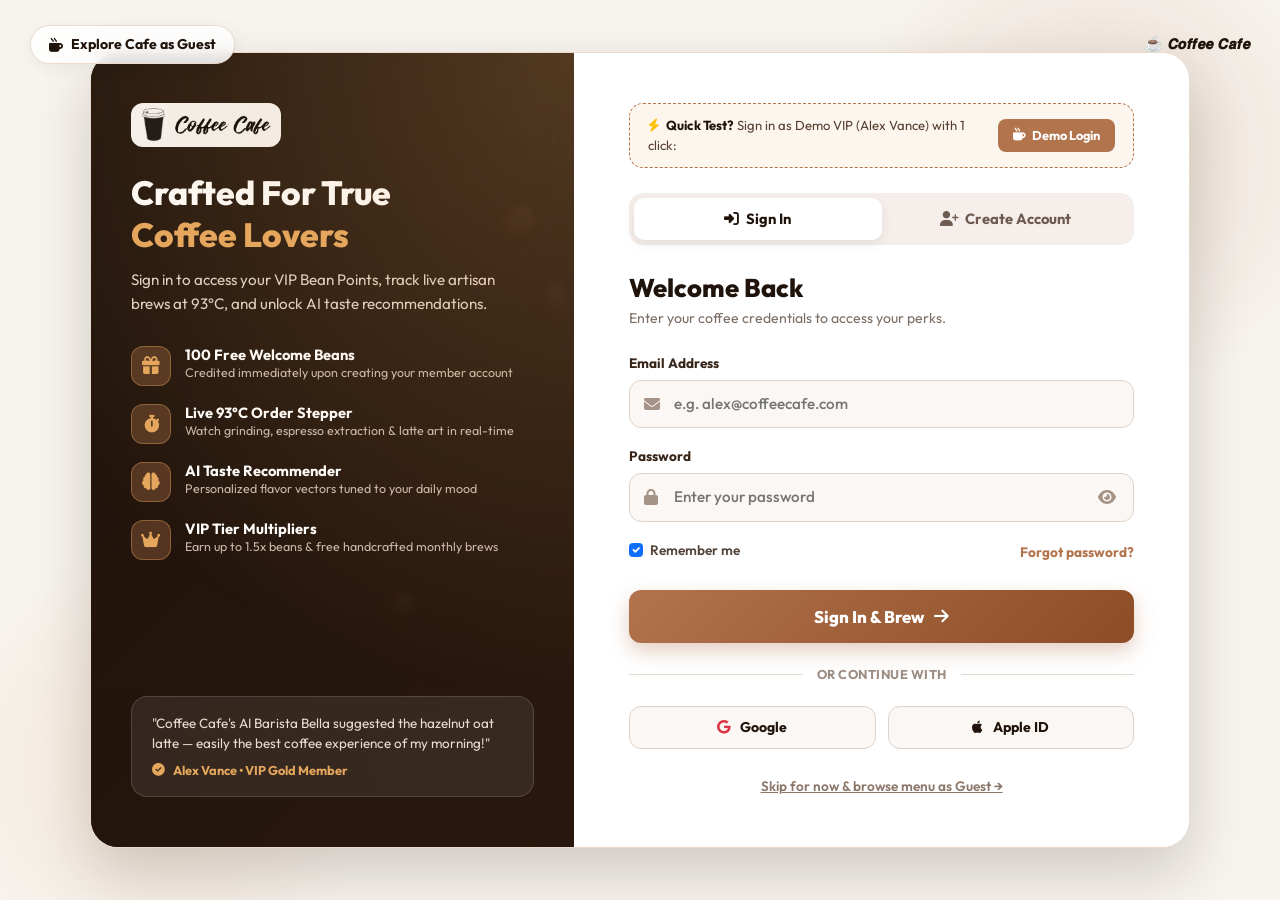
<file: index.html>
<!DOCTYPE html>
<html lang="en">
<head>
  <meta charset="UTF-8">
  <meta http-equiv="refresh" content="0; url='COFFEE CAFE APPLICATION/Coffee Shop Website/login.html'">
  <title>Redirecting to Coffee Cafe...</title>
  <script>
    window.location.replace('COFFEE CAFE APPLICATION/Coffee Shop Website/login.html');
  </script>
</head>
<body style="font-family: sans-serif; text-align: center; padding: 50px; background: #f7f3ee; color: #1f130b;">
  <h2>☕ Loading Coffee Cafe...</h2>
  <p>If you are not redirected automatically, <a href="COFFEE CAFE APPLICATION/Coffee Shop Website/login.html" style="color: #b2744c; font-weight: bold;">click here to open Login Page</a>.</p>
</body>
</html>
</file>
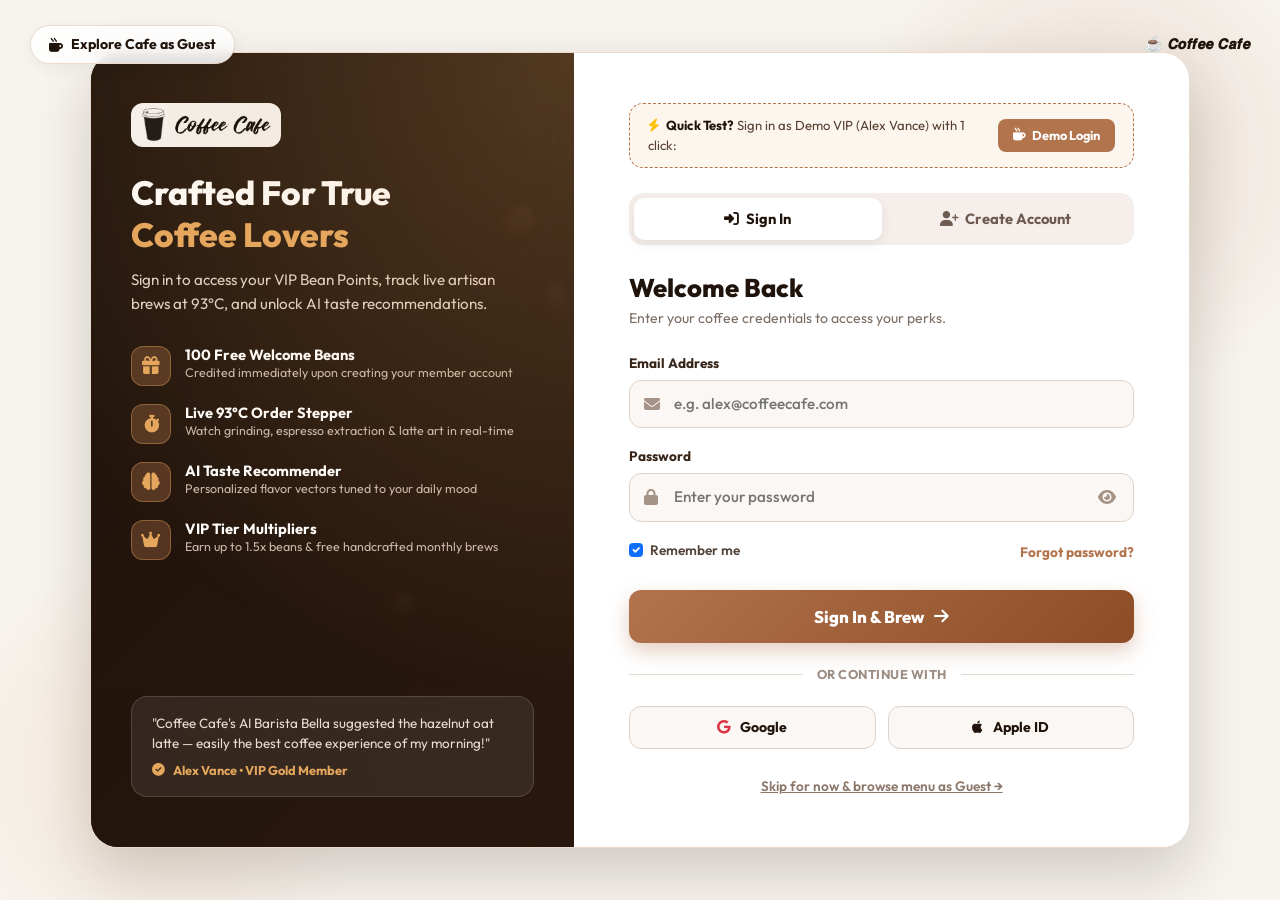
<file: COFFEE CAFE APPLICATION/Coffee Shop Website/index.html>
<!DOCTYPE html>
<html lang="en">
<head>
    <meta charset="UTF-8">
    <meta http-equiv="X-UA-Compatible" content="IE=edge">
    <meta name="viewport" content="width=device-width, initial-scale=1.0">
    <title>Coffee Cafe - Smart AI & Artisan Brews</title>
    <!-- AUTH GATEWAY: Ensures login page opens first unless user is authenticated -->
    <script>
      (function() {
        try {
          const user = localStorage.getItem('cafe_current_user');
          const guest = sessionStorage.getItem('cafe_guest_mode');
          const urlParams = new URLSearchParams(window.location.search);
          const hasBypassParam = urlParams.has('guest') || urlParams.has('login_success') || urlParams.has('registered');
          
          if (urlParams.has('guest')) {
            sessionStorage.setItem('cafe_guest_mode', '1');
          }
          
          if (!user && !guest && !hasBypassParam) {
            window.location.replace('login.html');
          }
        } catch (e) {
          console.error(e);
        }
      })();
    </script>
    <!-- stylesheet links -->
    <link rel="stylesheet" href="style.css">
    <link rel="stylesheet" href="features.css">
    <link rel="stylesheet" href="https://cdnjs.cloudflare.com/ajax/libs/font-awesome/6.2.0/css/all.min.css">
    <!-- bootstrap links -->
    <link href="https://cdn.jsdelivr.net/npm/bootstrap@5.0.2/dist/css/bootstrap.min.css" rel="stylesheet" integrity="sha384-EVSTQN3/azprG1Anm3QDgpJLIm9Nao0Yz1ztcQTwFspd3yD65VohhpuuCOmLASjC" crossorigin="anonymous">
    <!-- fonts links -->
    <link rel="preconnect" href="https://fonts.googleapis.com">
    <link rel="preconnect" href="https://fonts.gstatic.com" crossorigin>
    <link href="https://fonts.googleapis.com/css2?family=Outfit:wght@400;600;700;800&family=Roboto:wght@400;500;700&display=swap" rel="stylesheet">
</head>
<body>
  <div class="all-content">
   
  <!-- navbar -->
  <nav class="navbar navbar-expand-lg sticky-top" id="navbar">
    <div class="container-fluid">
      <a class="navbar-brand" href="#" id="logo"><img src="./images/logo.png" alt="Coffee Cafe"></a>
      <button class="navbar-toggler" type="button" data-bs-toggle="collapse" data-bs-target="#navbarSupportedContent" aria-controls="navbarSupportedContent" aria-expanded="false" aria-label="Toggle navigation">
        <span><i class="fa-solid fa-bars" style="color: #3B1A08; font-size: 23px;"></i></span>
      </button>
      <div class="collapse navbar-collapse" id="navbarSupportedContent">
        <ul class="navbar-nav me-auto mb-2 mb-lg-0">
          <li class="nav-item">
            <a class="nav-link active" aria-current="page" href="#">Home</a>
          </li>
          <li class="nav-item">
            <a class="nav-link" href="#about">About</a>
          </li>
          <li class="nav-item">
            <a class="nav-link" href="#recommender">
              AI Recommender <span class="badge-ai ms-1"><i class="fa-solid fa-wand-magic-sparkles"></i> AI</span>
            </a>
          </li>
          <li class="nav-item">
            <a class="nav-link" href="#menu">Menu</a>
          </li>
          <li class="nav-item">
            <a class="nav-link" href="#product">Product</a>
          </li>
          <li class="nav-item">
            <a class="nav-link" href="#tracker">
              Track Order <span class="badge-live-pulse ms-1"></span>
            </a>
          </li>
          <li class="nav-item">
            <a class="nav-link" href="#rewards">
              Bean Rewards <i class="fa-solid fa-crown ms-1" style="color: #ffeaa7; font-size: 0.8rem;"></i>
            </a>
          </li>
          <li class="nav-item">
            <a class="nav-link" href="#gallary">Gallary</a>
          </li>
          <li class="nav-item">
            <a class="nav-link" href="#contact">Contact</a>
          </li>
        </ul>
        <div class="d-flex align-items-center gap-2">
          <button class="nav-barista-btn" id="navBaristaLaunchBtn" type="button">
            <i class="fa-solid fa-robot"></i> Ask Barista AI
          </button>
          <a href="checkout.html" class="nav-cart-btn" id="navCartBtn" title="View Cart & Checkout">
            <i class="fa-solid fa-cart-shopping"></i>
            <span class="nav-cart-count-badge" id="navCartCount">2</span>
          </a>
          <div id="navUserAuthSlot">
            <a href="login.html" class="nav-login-btn">
              <i class="fa-solid fa-user"></i> Sign In
            </a>
          </div>
        </div>
      </div>
    </div>
  </nav>
  <!-- navbar -->

  <!-- home section -->
  <section id="home">
    <div class="content">

      <!-- Tagline -->
      <span class="home-tagline">Your Daily Dose of Comfort</span>

      <!-- Main heading -->
      <h3>Welcome to Your<br><span>Daily Brew Heaven</span></h3>

      <p>Experience rich, handcrafted blends brewed with care and conscience.<br>
        Where the aroma of artisan coffee meets cutting-edge AI craft.
      </p>

      <!-- Primary CTA -->
      <div class="hero-buttons-group">
        <button id="btn" onclick="document.getElementById('menu').scrollIntoView({behavior:'smooth'})">☕ Order Now</button>
        <a href="#recommender" class="hero-secondary-btn">
          <i class="fa-solid fa-brain"></i> AI Coffee Matchmaker
        </a>
        <a href="#tracker" class="hero-secondary-btn">
          <i class="fa-solid fa-truck-fast"></i> Live Brew Tracker
        </a>
        <a href="checkout.html" class="hero-secondary-btn">
          <i class="fa-solid fa-credit-card"></i> Checkout Cart
        </a>
      </div>

      <!-- Best Sellers -->
      <div class="home-bestsellers">
        <p class="home-bestsellers-label">Best Sellers</p>
        <div class="home-bestsellers-grid">

          <!-- Card 1: Espresso -->
          <div class="home-bs-card home-bs-dark">
            <div class="home-bs-img">
              <img src="./images/espresso-cup.png" alt="Espresso Coffee">
            </div>
            <div class="home-bs-name">Espresso</div>
            <div class="home-bs-desc">Espresso is a bold, concentrated shot of coffee.</div>
            <div class="home-bs-footer">
              <span class="home-bs-price">₹549</span>
              <a href="#menu" class="home-bs-btn">Order Now</a>
            </div>
          </div>

          <!-- Card 2: Americano (highlighted) -->
          <div class="home-bs-card home-bs-primary">
            <div class="home-bs-img">
              <img src="./images/americano-cup.png" alt="Americano Coffee">
            </div>
            <div class="home-bs-name">Americano</div>
            <div class="home-bs-desc">Americano is a smooth espresso diluted with hot water.</div>
            <div class="home-bs-footer">
              <span class="home-bs-price">₹400</span>
              <a href="#menu" class="home-bs-btn">Order Now</a>
            </div>
          </div>

          <!-- Card 3: Cappuccino -->
          <div class="home-bs-card home-bs-primary">
            <div class="home-bs-img">
              <img src="./images/cappuccino-cup.png" alt="Cappuccino Coffee">
            </div>
            <div class="home-bs-name">Cappuccino</div>
            <div class="home-bs-desc">A creamy blend of espresso, steamed milk, and airy foam.</div>
            <div class="home-bs-footer">
              <span class="home-bs-price">₹130</span>
              <a href="#menu" class="home-bs-btn">Order Now</a>
            </div>
          </div>

        </div>
      </div>

      <!-- Feature ribbon -->
      <div class="hero-features-ribbon row g-3 mt-4" style="display:none;">
        <div class="col-md-3 col-6">
          <a href="javascript:void(0)" class="hero-ribbon-item" onclick="document.getElementById('baristaChatToggle').click()">
            <div class="hero-ribbon-icon"><i class="fa-solid fa-robot"></i></div>
            <div class="hero-ribbon-text">
              <h6>Virtual Barista</h6>
              <span>24/7 AI Sommelier</span>
            </div>
          </a>
        </div>
        <div class="col-md-3 col-6">
          <a href="#recommender" class="hero-ribbon-item">
            <div class="hero-ribbon-icon"><i class="fa-solid fa-wand-magic-sparkles"></i></div>
            <div class="hero-ribbon-text">
              <h6>ML Engine</h6>
              <span>Taste Vector Match</span>
            </div>
          </a>
        </div>
        <div class="col-md-3 col-6">
          <a href="#tracker" class="hero-ribbon-item">
            <div class="hero-ribbon-icon"><i class="fa-solid fa-stopwatch"></i></div>
            <div class="hero-ribbon-text">
              <h6>Live Order Tracker</h6>
              <span>Real-Time 93°C Stepper</span>
            </div>
          </a>
        </div>
        <div class="col-md-3 col-6">
          <a href="#rewards" class="hero-ribbon-item">
            <div class="hero-ribbon-icon"><i class="fa-solid fa-award"></i></div>
            <div class="hero-ribbon-text">
              <h6>Bean Club Rewards</h6>
              <span>Earn Free Coffee</span>
            </div>
          </a>
        </div>
      </div>

    </div>

    <!-- Right Hero Coffee Showcase -->
    <div class="hero-image-wrap">
      <div class="hero-coffee-glow"></div>
      <img src="./images/hero-coffee-splash.png" alt="Handcrafted Artisan Coffee" class="hero-coffee-img">
    </div>
  </section>
  <!-- home section -->

  <!-- about section -->
  <div class="about" id="about">
    <div class="container">
      <div class="heading">About <span>Us</span></div>
      <div class="row">
        <div class="col-md-6">
          <div class="card">
            <img src="./images/about.png" alt="About Coffee Cafe">
          </div>
        </div>
        <div class="col-md-6">
          <h3>What Makes Our Coffee Special?</h3>
          <p><br>"Brewed to perfection, our coffee is rich, smooth, and full of flavor-crafted to make every sip the best part of your day."
            <br><br>"Our coffee is made from high-quality, freshly roasted beans, brewed to perfection for a rich and smooth flavor in every cup. Powered by intelligent taste matching and live barista tracking, we ensure your daily cup is tailored precisely to your palate."
            <br><br>A smooth and creamy blend of rich espresso and steamed milk, finished with a light layer of micro-foam. Perfectly balanced and comforting—your go-to cup for warmth and relaxation.
          </p>
          <a href="#menu"><button id="about-btn">Discover Our Menu</button></a>
        </div>
      </div>
    </div>
  </div>
  <!-- about section -->

  <!-- top cards -->
  <section class="top-cards">
    <div class="heading2">Top <span>Categories</span></div>
    <div class="container">
      <div class="row">
        <div class="col-md-4 py-3 py-md-0">
          <div class="card">
            <img src="./images/c1.png" alt="Category 1">
          </div>
        </div>
        <div class="col-md-4 py-3 py-md-0">
          <div class="card">
            <img src="./images/c2.png" alt="Category 2">
          </div>
        </div>
        <div class="col-md-4 py-3 py-md-0">
          <div class="card">
            <img src="./images/c3.png" alt="Category 3">
          </div>
        </div>
      </div>
    </div>
  </section>
  <!-- top cards -->

  <!-- =========================================================================
       NEW FEATURE 1: MACHINE LEARNING RECOMMENDATION ENGINE
       ========================================================================= -->
  <section id="recommender" class="feature-section">
    <div class="container">
      <div class="text-center">
        <div class="section-badge-pill">
          <i class="fa-solid fa-microchip"></i> Machine Learning Algorithm
        </div>
        <h2 class="section-main-heading">Personalized <span>AI Recommendation Engine</span></h2>
        <p class="section-subtitle-text">
          Select your flavor cravings, caffeine intensity, and daily vibe. Our statistical cosine matching engine computes your optimal roast match in real-time.
        </p>
      </div>

      <div class="ai-engine-container">
        <div class="row g-4">
          <!-- Left Column: Preference Selector Matrix -->
          <div class="col-lg-7">
            <h4 style="font-weight: 800; color: #1f130b; margin-bottom: 20px;">
              <i class="fa-solid fa-sliders" style="color: #b2744c;"></i> Calibrate Your Taste Profile
            </h4>

            <!-- 1. Flavor Notes -->
            <div class="ml-param-group">
              <div class="ml-param-label">
                <span>1. Desired Flavor Notes</span>
                <span class="info-tag"><i class="fa-solid fa-sparkles"></i> High Accuracy Weight</span>
              </div>
              <div class="flavor-chips-grid">
                <div class="flavor-chip" data-flavor="bold-smoky">
                  <i class="fa-solid fa-fire"></i> Bold & Smoky
                </div>
                <div class="flavor-chip active" data-flavor="sweet-nutty">
                  <i class="fa-solid fa-cookie"></i> Sweet & Nutty
                </div>
                <div class="flavor-chip" data-flavor="caramel-creamy">
                  <i class="fa-solid fa-cloud"></i> Caramel & Creamy
                </div>
                <div class="flavor-chip" data-flavor="citrus-berry">
                  <i class="fa-solid fa-lemon"></i> Bright Citrus
                </div>
                <div class="flavor-chip" data-flavor="dark-espresso">
                  <i class="fa-solid fa-bolt"></i> Pure Dark Roast
                </div>
              </div>
            </div>

            <!-- 2. Temperature Preference -->
            <div class="ml-param-group">
              <div class="ml-param-label">
                <span>2. Brew Temperature</span>
              </div>
              <div class="temp-pills-row">
                <div class="temp-pill active" data-temp="Hot">
                  <i class="fa-solid fa-mug-hot"></i> Steaming Hot
                </div>
                <div class="temp-pill" data-temp="Iced">
                  <i class="fa-solid fa-snowflake"></i> Chilled On Ice
                </div>
                <div class="temp-pill" data-temp="Blended">
                  <i class="fa-solid fa-blender"></i> Blended Frappé
                </div>
              </div>
            </div>

            <!-- 3. Caffeine Level Slider -->
            <div class="ml-param-group">
              <div class="ml-param-label">
                <span>3. Caffeine Target</span>
                <span id="caffeineValLabel" style="color: #b2744c; font-weight: 800;">Balanced Boost (~120mg)</span>
              </div>
              <div class="caffeine-range-container">
                <input type="range" class="custom-coffee-slider" id="caffeineRangeInput" min="1" max="5" value="3" step="1">
                <div class="caffeine-meter-labels">
                  <span>🌿 Decaf (0-20mg)</span>
                  <span>☕ Moderate</span>
                  <span>⚡ Turbo Boost (240mg+)</span>
                </div>
              </div>
            </div>

            <!-- 4. Mood / Time of Day & Milk Base -->
            <div class="row g-3">
              <div class="col-md-6">
                <div class="ml-param-group">
                  <div class="ml-param-label"><span>4. Current Vibe</span></div>
                  <select class="form-select" id="recMoodSelect" style="border-radius: 10px; font-weight: 600;">
                    <option value="Morning Awakening" selected>☀️ Morning Awakening</option>
                    <option value="Deep Work Focus">💻 Deep Work Focus</option>
                    <option value="Afternoon Pick-me-up">⚡ Afternoon Pick-me-up</option>
                    <option value="Cozy Evening Relaxation">🛋️ Cozy Evening Relaxation</option>
                    <option value="Social Meetup">☕ Casual Social Meetup</option>
                  </select>
                </div>
              </div>
              <div class="col-md-6">
                <div class="ml-param-group">
                  <div class="ml-param-label"><span>5. Milk & Dietary Base</span></div>
                  <select class="form-select" id="recMilkSelect" style="border-radius: 10px; font-weight: 600;">
                    <option value="Oat Milk" selected>🌾 Barista Oat Milk (Vegan)</option>
                    <option value="Whole Cream">🥛 Classic Whole Milk</option>
                    <option value="Almond Milk">🌰 Roasted Almond Milk</option>
                    <option value="Pure Espresso">☕ Pure Espresso / No Milk</option>
                  </select>
                </div>
              </div>
            </div>

            <!-- Action button -->
            <button class="btn-run-ml mt-3" id="btnRunAiRecommender" type="button">
              <i class="fa-solid fa-wand-magic-sparkles"></i> Run AI Match Engine
            </button>
          </div>

          <!-- Right Column: Computed ML Match Output -->
          <div class="col-lg-5">
            <div class="ai-result-panel">
              <div class="ai-match-badge-float">
                <i class="fa-solid fa-circle-check text-success"></i>
                <span id="recMatchBadgeVal" class="score-val">98.4% Match</span>
              </div>

              <div style="font-size: 0.8rem; text-transform: uppercase; letter-spacing: 1px; color: #b2744c; font-weight: 800;">
                <i class="fa-solid fa-microchip"></i> Top Neural Match
              </div>

              <!-- Recommendation hero info -->
              <div class="ai-recommendation-hero">
                <div class="ai-rec-image-box">
                  <img src="./images/m4.png" id="recResultImg" alt="Recommended Drink">
                </div>
                <div class="ai-rec-details">
                  <h4 id="recResultTitle">Hazelnut Coffee</h4>
                  <div class="ai-rec-price-tag" id="recResultPrice">₹159 <strike>₹189</strike></div>
                  <div class="star mt-1">
                    <i class="fa-solid fa-star" style="color: #b2744c; font-size: 0.8rem;"></i>
                    <i class="fa-solid fa-star" style="color: #b2744c; font-size: 0.8rem;"></i>
                    <i class="fa-solid fa-star" style="color: #b2744c; font-size: 0.8rem;"></i>
                    <i class="fa-solid fa-star" style="color: #b2744c; font-size: 0.8rem;"></i>
                    <i class="fa-solid fa-star-half-stroke" style="color: #b2744c; font-size: 0.8rem;"></i>
                  </div>
                </div>
              </div>

              <!-- Dimension Match Meters -->
              <div class="ml-dimension-bar-item">
                <div class="ml-dimension-label">
                  <span>Roast Profile Intensity</span>
                  <span>Medium Dark</span>
                </div>
                <div class="ml-progress-track">
                  <div class="ml-progress-fill" id="recRoastFill" style="width: 60%;"></div>
                </div>
              </div>

              <div class="ml-dimension-bar-item">
                <div class="ml-dimension-label">
                  <span>Sweetness & Silky Body</span>
                  <span>Balanced</span>
                </div>
                <div class="ml-progress-track">
                  <div class="ml-progress-fill" id="recSweetnessFill" style="width: 80%;"></div>
                </div>
              </div>

              <div class="ml-dimension-bar-item">
                <div class="ml-dimension-label">
                  <span>Caffeine Energy Boost</span>
                  <span>Optimal (~130mg)</span>
                </div>
                <div class="ml-progress-track">
                  <div class="ml-progress-fill" id="recCaffeineFill" style="width: 60%;"></div>
                </div>
              </div>

              <!-- Barista AI Reasoning Quote -->
              <div class="ai-reasoning-quote" id="recReasoningQuote">
                <strong>✨ Barista AI Insight:</strong> We calibrated this recipe for your Morning Awakening vibe. Its Toasted Hazelnut, Caramel Swirl notes pair seamlessly with your Oat Milk preference!
              </div>

              <!-- Action buttons in card -->
              <div class="d-flex gap-2 mt-auto">
                <button class="btn btn-dark w-75 py-2 fw-bold" id="btnOrderMlRecommendation">
                  <i class="fa-solid fa-cart-shopping me-1"></i> Quick Order & Track
                </button>
                <button class="btn btn-outline-secondary w-25 py-2 fw-bold" id="btnSurpriseMe" title="Surprise Me with Random Top Roast">
                  <i class="fa-solid fa-dice"></i>
                </button>
              </div>

            </div>
          </div>
        </div>

        <!-- Collaborative filtering: Frequently Paired Together -->
        <div class="collaborative-picks-section">
          <h5 style="font-weight: 800; color: #1f130b; margin-bottom: 18px;">
            <i class="fa-solid fa-users" style="color: #b2744c;"></i> Collaborative Filtering: Customers With Similar Palates Loved
          </h5>
          <div class="row" id="collaborativePicksGrid">
            <!-- Dynamically populated via app.js -->
          </div>
        </div>

      </div>
    </div>
  </section>
  <!-- recommendation engine -->

  <!-- menu -->
  <section class="menu" id="menu">
    <div class="container">
      <div class="heading3">Artisan Menu</div>
    </div>
    <div class="container" id="container2">
      <div class="row">
        <div class="col-md-3 py-3 py-md-0">
          <div class="card">
            <img src="./images/m1.png" alt="Bru Coffee">
            <div class="card-body">
              <div class="star text-center">
                <i class="fa-regular fa-star"></i>
                <i class="fa-regular fa-star"></i>
                <i class="fa-regular fa-star"></i>
                <i class="fa-regular fa-star"></i>
                <i class="fa-regular fa-star"></i>
              </div>
              <h3>Bru Coffee</h3>
              <p>₹60 <strike>₹120</strike> <span><i class="fa-solid fa-cart-shopping" title="Order Now & Track Live"></i></span></p>
            </div>
          </div>
        </div>
        <div class="col-md-3 py-3 py-md-0">
          <div class="card">
            <img src="./images/m2.png" alt="Latte Coffee">
            <div class="card-body">
              <div class="star text-center">
                <i class="fa-regular fa-star"></i>
                <i class="fa-regular fa-star"></i>
                <i class="fa-regular fa-star"></i>
                <i class="fa-regular fa-star"></i>
                <i class="fa-regular fa-star"></i>
              </div>
              <h3>Latte Coffee</h3>
              <p>₹90 <strike>₹150</strike> <span><i class="fa-solid fa-cart-shopping" title="Order Now & Track Live"></i></span></p>
            </div>
          </div>
        </div>
        <div class="col-md-3 py-3 py-md-0">
          <div class="card">
            <img src="./images/m3.png" alt="Cappuccino Coffee">
            <div class="card-body">
              <div class="star text-center">
                <i class="fa-regular fa-star"></i>
                <i class="fa-regular fa-star"></i>
                <i class="fa-regular fa-star"></i>
                <i class="fa-regular fa-star"></i>
                <i class="fa-regular fa-star"></i>
              </div>
              <h3>Cappuccino Coffee</h3>
              <p>₹130 <strike>₹160</strike> <span><i class="fa-solid fa-cart-shopping" title="Order Now & Track Live"></i></span></p>
            </div>
          </div>
        </div>
        <div class="col-md-3 py-3 py-md-0">
          <div class="card">
            <img src="./images/m4.png" alt="Hazelnut Coffee">
            <div class="card-body">
              <div class="star text-center">
                <i class="fa-regular fa-star"></i>
                <i class="fa-regular fa-star"></i>
                <i class="fa-regular fa-star"></i>
                <i class="fa-regular fa-star"></i>
                <i class="fa-regular fa-star"></i>
              </div>
              <h3>Hazelnut Coffee</h3>
              <p>₹159 <strike>₹189</strike> <span><i class="fa-solid fa-cart-shopping" title="Order Now & Track Live"></i></span></p>
            </div>
          </div>
        </div>
      </div>

      <div class="row" style="margin-top: 50px;">
        <div class="col-md-3 py-3 py-md-0">
          <div class="card">
            <img src="./images/m5.png" alt="Foam Coffee">
            <div class="card-body">
              <div class="star text-center">
                <i class="fa-regular fa-star"></i>
                <i class="fa-regular fa-star"></i>
                <i class="fa-regular fa-star"></i>
                <i class="fa-regular fa-star"></i>
                <i class="fa-regular fa-star"></i>
              </div>
              <h3>Foam Coffee</h3>
              <p>₹220 <strike>₹250</strike> <span><i class="fa-solid fa-cart-shopping" title="Order Now & Track Live"></i></span></p>
            </div>
          </div>
        </div>
        <div class="col-md-3 py-3 py-md-0">
          <div class="card">
            <img src="./images/m6.png" alt="Black Coffee">
            <div class="card-body">
              <div class="star text-center">
                <i class="fa-regular fa-star"></i>
                <i class="fa-regular fa-star"></i>
                <i class="fa-regular fa-star"></i>
                <i class="fa-regular fa-star"></i>
                <i class="fa-regular fa-star"></i>
              </div>
              <h3>Black Coffee</h3>
              <p>₹300 <strike>₹370</strike> <span><i class="fa-solid fa-cart-shopping" title="Order Now & Track Live"></i></span></p>
            </div>
          </div>
        </div>
        <div class="col-md-3 py-3 py-md-0">
          <div class="card">
            <img src="./images/m7.png" alt="Americano Coffee">
            <div class="card-body">
              <div class="star text-center">
                <i class="fa-regular fa-star"></i>
                <i class="fa-regular fa-star"></i>
                <i class="fa-regular fa-star"></i>
                <i class="fa-regular fa-star"></i>
                <i class="fa-regular fa-star"></i>
              </div>
              <h3>Americano Coffee</h3>
              <p>₹400 <strike>₹500</strike> <span><i class="fa-solid fa-cart-shopping" title="Order Now & Track Live"></i></span></p>
            </div>
          </div>
        </div>
        <div class="col-md-3 py-3 py-md-0">
          <div class="card">
            <img src="./images/m8.png" alt="Espresso Coffee">
            <div class="card-body">
              <div class="star text-center">
                <i class="fa-regular fa-star"></i>
                <i class="fa-regular fa-star"></i>
                <i class="fa-regular fa-star"></i>
                <i class="fa-regular fa-star"></i>
                <i class="fa-regular fa-star"></i>
              </div>
              <h3>Espresso Coffee</h3>
              <p>₹549 <strike>₹650</strike> <span><i class="fa-solid fa-cart-shopping" title="Order Now & Track Live"></i></span></p>
            </div>
          </div>
        </div>
      </div>
    </div>
  </section>
  <!-- menu -->

  <!-- product -->
  <section id="product" class="product">
    <div class="container">
      <div class="heading4">Roasted Whole Bean Products</div>
    </div>
    <div class="container" id="container3">
      <div class="row">
        <div class="col-md-3 py-3 py-md-0">
          <div class="card">
            <img src="./images/arabica coffee.png" alt="Arabic Coffee Beans">
            <div class="card-body">
              <h3>Arabic Coffee</h3>
              <p>₹1899 <strike>₹2000</strike> <span><i class="fa-solid fa-cart-shopping" title="Order Now & Track Live"></i></span></p>
            </div>
          </div>
        </div>
        <div class="col-md-3 py-3 py-md-0">
          <div class="card">
            <img src="./images/Cappuccino coffee.png" alt="Cappuccino Blend Beans">
            <div class="card-body">
              <h3>Cappuccino Coffee</h3>
              <p>₹990 <strike>₹1100</strike> <span><i class="fa-solid fa-cart-shopping" title="Order Now & Track Live"></i></span></p>
            </div>
          </div>
        </div>
        <div class="col-md-3 py-3 py-md-0">
          <div class="card">
            <img src="./images/Black Coffee.png" alt="Black Coffee Beans">
            <div class="card-body">
              <h3>Black Coffee</h3>
              <p>₹1285 <strike>₹1399</strike> <span><i class="fa-solid fa-cart-shopping" title="Order Now & Track Live"></i></span></p>
            </div>
          </div>
        </div>
        <div class="col-md-3 py-3 py-md-0">
          <div class="card">
            <img src="./images/Decaf caffee.png" alt="Decaf Coffee Beans">
            <div class="card-body">
              <h3>Decaf Coffee</h3>
              <p>₹1600 <strike>₹1800</strike> <span><i class="fa-solid fa-cart-shopping" title="Order Now & Track Live"></i></span></p>
            </div>
          </div>
        </div>
      </div>
    </div>
  </section>
  <!-- product -->

  <!-- =========================================================================
       NEW FEATURE 2: REAL-TIME ORDER TRACKING SYSTEM
       ========================================================================= -->
  <section id="tracker" class="feature-section">
    <div class="container">
      <div class="text-center">
        <div class="section-badge-pill">
          <span class="badge-live-pulse me-1"></span> Live Brew Transparency
        </div>
        <h2 class="section-main-heading">Real-Time <span>Order Tracking</span></h2>
        <p class="section-subtitle-text">
          Watch your handcrafted coffee progress live — from single-origin bean grinding to 93°C extraction and milk froth perfection.
        </p>
      </div>

      <div class="order-tracker-card">
        <!-- Search & Control Header -->
        <div class="order-lookup-bar">
          <div class="d-flex align-items-center gap-2">
            <i class="fa-solid fa-receipt text-muted"></i>
            <span style="font-weight: 700; font-size: 0.9rem; color: #1f130b;">Tracking Order:</span>
          </div>
          <input type="text" class="order-lookup-input" id="orderSearchInput" placeholder="Enter Order ID (e.g. #CC-8421)" value="#CC-8421">
          <button class="btn-track-action" type="button" onclick="window.lookupOrderById()">
            <i class="fa-solid fa-magnifying-glass me-1"></i> Track
          </button>
          <button class="btn-demo-order" type="button" onclick="window.quickOrderDrink('Hazelnut Coffee with Oat Milk', 159)">
            <i class="fa-solid fa-mug-hot"></i> Simulate New Order
          </button>
          <button class="btn btn-outline-dark btn-sm ms-auto py-2 px-3 fw-bold" type="button" onclick="window.advanceOrderStepDemo()">
            <i class="fa-solid fa-forward-step me-1"></i> Next Step
          </button>
        </div>

        <!-- Visual 4-Step Animated Stepper -->
        <div class="stepper-progress-wrapper">
          <div class="stepper-track-bg">
            <div class="stepper-track-fill" id="stepperProgressFill" style="width: 38%;"></div>
          </div>
          <div class="stepper-steps-grid">
            <!-- Step 1 -->
            <div class="step-node completed" id="stepNode1">
              <div class="step-circle"><i class="fa-solid fa-clipboard-check"></i></div>
              <div class="step-label">1. Confirmed</div>
              <div class="step-desc">Beans Selected</div>
            </div>
            <!-- Step 2 -->
            <div class="step-node active" id="stepNode2">
              <div class="step-circle"><i class="fa-solid fa-gears"></i></div>
              <div class="step-label">2. Grinding & 93°C</div>
              <div class="step-desc">Espresso Extraction</div>
            </div>
            <!-- Step 3 -->
            <div class="step-node" id="stepNode3">
              <div class="step-circle"><i class="fa-solid fa-wand-magic-sparkles"></i></div>
              <div class="step-label">3. Frothing</div>
              <div class="step-desc">Latte Art Handcraft</div>
            </div>
            <!-- Step 4 -->
            <div class="step-node" id="stepNode4">
              <div class="step-circle"><i class="fa-solid fa-circle-check"></i></div>
              <div class="step-label">4. Ready!</div>
              <div class="step-desc">At Pickup Counter</div>
            </div>
          </div>
        </div>

        <!-- Order details and activity feed -->
        <div class="order-details-grid">
          <!-- Left: Live Activity Feed -->
          <div class="order-feed-card">
            <div class="feed-header">
              <div>
                <h5 style="margin: 0; font-weight: 800; color: #1f130b;">
                  <span id="trackerOrderId" style="color: #b2744c;">#CC-8421</span>
                </h5>
                <span id="trackerDrinkTitle" style="font-weight: 700; color: #555;">Hazelnut Coffee with Oat Milk</span>
              </div>
              <div style="text-align: right;">
                <span class="badge bg-success py-2 px-3 fw-bold" style="font-size: 0.85rem;">Live Brewing</span>
                <div id="trackerDrinkPrice" style="font-weight: 800; font-size: 1.1rem; color: #1f130b; margin-top: 4px;">₹159</div>
              </div>
            </div>

            <ul class="feed-timeline" id="trackerEventsList">
              <li>
                <span class="feed-time">15:01</span>
                Order received & queued in barista ticket terminal
              </li>
              <li class="latest">
                <span class="feed-time">15:02</span>
                Single-origin beans ground & calibrated to 93°C pressure
              </li>
            </ul>
          </div>

          <!-- Right: Barista & ETA Countdown -->
          <div class="barista-eta-box">
            <div class="eta-countdown-display">
              <div class="eta-number" id="trackerEtaDisplay">3m 40s</div>
              <div class="eta-label">Estimated Preparation Time</div>
            </div>

            <div class="barista-avatar-row">
              <div class="barista-avatar-img">
                <i class="fa-solid fa-user-tie"></i>
              </div>
              <div class="barista-info-text">
                <h6>Barista Arjun</h6>
                <span>Master Roaster • 5.0 ★ Rated</span>
              </div>
              <button class="btn btn-sm btn-outline-light ms-auto py-1 px-3 fw-bold" onclick="document.getElementById('baristaChatToggle').click()">
                <i class="fa-solid fa-message me-1"></i> Ask Bella
              </button>
            </div>
          </div>
        </div>

      </div>
    </div>
  </section>
  <!-- real-time order tracking -->

  <!-- =========================================================================
       NEW FEATURE 3: LOYALTY REWARDS & BEAN CLUB SYSTEM
       ========================================================================= -->
  <section id="rewards" class="feature-section">
    <div class="container">
      <div class="text-center">
        <div class="section-badge-pill">
          <i class="fa-solid fa-crown text-warning"></i> VIP Membership Club
        </div>
        <h2 class="section-main-heading">Coffee Cafe <span>Bean Club & Rewards</span></h2>
        <p class="section-subtitle-text">
          Earn Bean Points with every purchase. Collect digital stamps and redeem artisanal coffees, freshly baked croissants, and premium roast bags.
        </p>
      </div>

      <div class="row g-4">
        <!-- Left: VIP Digital Member Card -->
        <div class="col-lg-6">
          <div class="loyalty-pass-card">
            <div class="pass-header">
              <div>
                <span style="font-size: 0.75rem; letter-spacing: 1.5px; text-transform: uppercase; color: #d6c4b6;">Digital Cafe Pass</span>
                <h5 style="margin: 0; font-weight: 800; color: #ffffff;" id="loyaltyMemberName">Coffee Enthusiast VIP</h5>
              </div>
              <div class="pass-tier-badge" id="loyaltyTierBadge">
                <i class="fa-solid fa-crown"></i> Gold Barista 🥇
              </div>
            </div>

            <div class="pass-points-counter">
              <div class="points-big-num">
                <span id="loyaltyPointsDisplay">450</span>
                <span class="unit">Bean Points</span>
              </div>
              <div class="pass-tier-track">
                <div class="pass-tier-fill" id="loyaltyTierProgressFill" style="width: 75%;"></div>
              </div>
              <div style="font-size: 0.8rem; color: #e5a65d; font-weight: 600;" id="loyaltyTierMetaText">
                150 more Beans to reach Platinum Diamond Tier
              </div>
            </div>

            <div class="pass-footer-meta">
              <span>Card ID: <strong>#CC-VIP-9942</strong></span>
              <span>1.5x Multiplier Active</span>
              <span class="badge bg-warning text-dark fw-bold">Active Member</span>
            </div>
          </div>
        </div>

        <!-- Right: Digital Stamp Card (Buy 5 Get 6th Free) -->
        <div class="col-lg-6">
          <div class="digital-stamp-card">
            <div>
              <div class="d-flex justify-content-between align-items-center">
                <h5 style="margin: 0; font-weight: 800; color: #1f130b;">
                  <i class="fa-solid fa-stamp" style="color: #b2744c;"></i> Digital Stamp Card
                </h5>
                <span class="badge bg-secondary py-1 px-2">Buy 5, Get 6th Free!</span>
              </div>
              <p style="font-size: 0.85rem; color: #777; margin-top: 4px;">
                Collect stamps on every hot or iced handcrafted brew. The 6th drink is 100% on the house!
              </p>

              <!-- 6 Stamps Grid -->
              <div class="stamp-slots-row">
                <div class="stamp-slot stamped">
                  <i class="fa-solid fa-mug-hot"></i>
                  <span class="stamp-slot-num">1</span>
                </div>
                <div class="stamp-slot stamped">
                  <i class="fa-solid fa-mug-hot"></i>
                  <span class="stamp-slot-num">2</span>
                </div>
                <div class="stamp-slot stamped">
                  <i class="fa-solid fa-mug-hot"></i>
                  <span class="stamp-slot-num">3</span>
                </div>
                <div class="stamp-slot stamped">
                  <i class="fa-solid fa-mug-hot"></i>
                  <span class="stamp-slot-num">4</span>
                </div>
                <div class="stamp-slot">
                  <i class="fa-regular fa-circle-dot"></i>
                  <span class="stamp-slot-num">5</span>
                </div>
                <div class="stamp-slot free-reward-slot">
                  <i class="fa-solid fa-gift"></i>
                  <span class="stamp-slot-num">FREE</span>
                </div>
              </div>
            </div>

            <!-- Action buttons -->
            <div class="stamp-actions-row">
              <button class="btn-add-stamp" type="button" onclick="window.addManualStamp()">
                <i class="fa-solid fa-plus me-1"></i> Add Coffee Stamp
              </button>
              <button class="btn-daily-bonus ms-auto" id="btnDailyBonus" type="button" onclick="window.claimDailyBonus()">
                <i class="fa-solid fa-gift"></i> Claim Daily +50 Beans
              </button>
            </div>
          </div>
        </div>
      </div>

      <!-- Rewards Store Catalog -->
      <div class="rewards-store-grid">
        <!-- Reward 1 -->
        <div class="reward-item-card">
          <div>
            <div class="reward-item-header">
              <div class="reward-icon-circle"><i class="fa-solid fa-fire-flame-curved"></i></div>
              <div>
                <h6 class="reward-item-title">Extra Espresso Shot</h6>
                <span class="reward-cost-tag">100 Beans</span>
              </div>
            </div>
            <p style="font-size: 0.82rem; color: #666; margin: 0;">Add an artisanal shot of 9-bar espresso to any beverage.</p>
          </div>
          <button class="btn-redeem-item" onclick="window.redeemRewardItem('Extra Espresso Shot', 100)">
            Redeem Reward
          </button>
        </div>

        <!-- Reward 2 -->
        <div class="reward-item-card">
          <div>
            <div class="reward-item-header">
              <div class="reward-icon-circle"><i class="fa-solid fa-bread-slice"></i></div>
              <div>
                <h6 class="reward-item-title">Butter Croissant</h6>
                <span class="reward-cost-tag">250 Beans</span>
              </div>
            </div>
            <p style="font-size: 0.82rem; color: #666; margin: 0;">Flaky golden French pastry baked fresh daily in our kitchen.</p>
          </div>
          <button class="btn-redeem-item" onclick="window.redeemRewardItem('Butter Croissant', 250)">
            Redeem Reward
          </button>
        </div>

        <!-- Reward 3 -->
        <div class="reward-item-card">
          <div>
            <div class="reward-item-header">
              <div class="reward-icon-circle"><i class="fa-solid fa-mug-saucer"></i></div>
              <div>
                <h6 class="reward-item-title">Any Signature Latte</h6>
                <span class="reward-cost-tag">400 Beans</span>
              </div>
            </div>
            <p style="font-size: 0.82rem; color: #666; margin: 0;">Enjoy any handcrafted hot or iced latte completely complimentary.</p>
          </div>
          <button class="btn-redeem-item" onclick="window.redeemRewardItem('Any Signature Latte', 400)">
            Redeem Reward
          </button>
        </div>

        <!-- Reward 4 -->
        <div class="reward-item-card">
          <div>
            <div class="reward-item-header">
              <div class="reward-icon-circle"><i class="fa-solid fa-box-open"></i></div>
              <div>
                <h6 class="reward-item-title">250g Arabica Roast Bag</h6>
                <span class="reward-cost-tag">750 Beans</span>
              </div>
            </div>
            <p style="font-size: 0.82rem; color: #666; margin: 0;">Whole-bean bag roasted in small artisan batches for home brewers.</p>
          </div>
          <button class="btn-redeem-item" onclick="window.redeemRewardItem('250g Arabica Roast Bag', 750)">
            Redeem Reward
          </button>
        </div>
      </div>

    </div>
  </section>
  <!-- loyalty rewards -->

  <!-- our gallary -->
  <div class="container" id="gallary">
    <h1>Our <span>Gallary</span></h1>
    <div class="row" style="margin-top: 30px;">
      <div class="col-md-4 py-3 py-md-0">
        <div class="card">
          <img src="./images/image1.png" alt="Gallery 1">
        </div>
      </div>
      <div class="col-md-4 py-3 py-md-0">
        <div class="card">
          <img src="./images/image2.png" alt="Gallery 2">
        </div>
      </div>
      <div class="col-md-4 py-3 py-md-0">
        <div class="card">
          <img src="./images/image3.png" alt="Gallery 3">
        </div>
      </div>
    </div>
    <div class="row" style="margin-top: 30px;">
      <div class="col-md-4 py-3 py-md-0">
        <div class="card">
          <img src="./images/image4.png" alt="Gallery 4">
        </div>
      </div>
      <div class="col-md-4 py-3 py-md-0">
        <div class="card">
          <img src="./images/image5.png" alt="Gallery 5">
        </div>
      </div>
      <div class="col-md-4 py-3 py-md-0">
        <div class="card">
          <img src="./images/image6.png" alt="Gallery 6">
        </div>
      </div>
    </div>
  </div>
  <!-- our gallary -->

  <!-- contact -->
  <section class="contact" id="contact">
    <div class="container">
      <div class="row">
        <div class="col-md-7">
          <div class="heading6">Contact <span>Us</span></div>
          <p>If Any Query about our Products & Services.
            <br><br>Fill It 👇.
          </p>
          <input class="form-control" type="text" placeholder="Name" aria-label="default input example"><br>
          <input class="form-control" type="email" placeholder="Email" aria-label="default input example"><br>
          <input class="form-control" type="number" placeholder="Number" aria-label="default input example"><br>
          <button id="contact-btn">Send Message</button>
        </div>
        <div class="col-md-5" id="col">
          <h1>Info</h1>
          <p><i class="fa-regular fa-envelope"></i> coffeecafe001@gmail.com</p>
          <p><i class="fa-solid fa-phone"></i> +917276031988</p>
          <p><i class="fa-solid fa-building-columns"></i> Buti-bori ,Nagpur ,Maharashtra</p>
          <p>Metro city mall, ground floor, Opposite SBI</p>
        </div>
      </div>
    </div>
  </section>
  <!-- contact -->

  <!-- footer -->
  <footer id="footer">
    <div class="footer-logo text-center"><img src="./images/logo.png" alt="Coffee Cafe"></div>
    <div class="socail-links text-center">
      <i class="fa-brands fa-twitter"></i>
      <i class="fa-brands fa-facebook-f"></i>
      <i class="fa-brands fa-instagram"></i>
      <i class="fa-brands fa-youtube"></i>
      <i class="fa-brands fa-pinterest-p"></i>
    </div>
    <div class="credite text-center">
      Designed By <a href="#">Avinash Maske</a>
    </div>
    <div class="copyright text-center">
      &copy; Copyright <strong><span>𝘾𝙤𝙛𝙛𝙚𝙚 𝘾𝙖𝙛𝙚</span></strong>. All Rights Reserved
    </div>
  </footer>
  <!-- footer -->

  <a href="#" class="arrow"><i><img src="./images/up-arrow.png" alt="Up Arrow" width="50px"></i></a>

  <!-- =========================================================================
       NEW FEATURE 4: VIRTUAL BARISTA AI CHATBOT ("BARISTA BELLA")
       ========================================================================= -->
  <!-- Floating Widget Button -->
  <div class="barista-chat-widget-toggle" id="baristaChatToggle" title="Chat with Barista Bella AI">
    <i class="fa-solid fa-robot"></i>
    <div class="chat-bubble-ping">1</div>
  </div>

  <!-- Expandable Chatbot Window -->
  <div class="barista-chat-window" id="baristaChatWindow">
    <!-- Header -->
    <div class="chat-window-header">
      <div class="chat-header-barista">
        <div class="barista-avatar-chat">
          <i class="fa-solid fa-mug-hot"></i>
        </div>
        <div class="chat-barista-title">
          <h5>Barista Bella ✨</h5>
          <span><i class="fa-solid fa-circle" style="font-size: 0.55rem; color: #2ecc71;"></i> AI Sommelier & Support</span>
        </div>
      </div>
      <div class="chat-header-actions">
        <button class="chat-header-btn" id="btnChatReset" title="Restart Conversation">
          <i class="fa-solid fa-rotate-right"></i>
        </button>
        <button class="chat-header-btn" id="btnChatClose" title="Minimize Chat">
          <i class="fa-solid fa-xmark"></i>
        </button>
      </div>
    </div>

    <!-- Messages Container -->
    <div class="chat-messages-body" id="chatMessagesBody">
      <div class="chat-msg-row bot">
        <div class="chat-bubble">
          Hello! ☕ I'm <strong>Barista Bella</strong>, your virtual coffee companion. Whether you're seeking a customized flavor match, live order tracking, or loyalty rewards advice, I'm here to brew perfection for you!
        </div>
      </div>
    </div>

    <!-- Quick Prompt Suggestions Chips -->
    <div class="chat-chips-tray">
      <button class="quick-chip-btn" data-prompt="Recommend something sweet and creamy">
        🍰 Sweet & Creamy
      </button>
      <button class="quick-chip-btn" data-prompt="Where is my order?">
        📦 Track My Order
      </button>
      <button class="quick-chip-btn" data-prompt="How many Bean Points do I have?">
        💎 Check My Points
      </button>
      <button class="quick-chip-btn" data-prompt="What are your vegan oat milk options?">
        🌱 Vegan / Oat Milk
      </button>
      <button class="quick-chip-btn" data-prompt="Give me high caffeine boost">
        ⚡ Maximum Caffeine
      </button>
    </div>

    <!-- Input Bar -->
    <div class="chat-input-bar">
      <input type="text" class="chat-input-field" id="baristaChatInput" placeholder="Ask Bella about coffee, order status, or beans...">
      <button class="chat-send-btn" id="btnChatSend" type="button" title="Send Message">
        <i class="fa-solid fa-paper-plane"></i>
      </button>
    </div>
  </div>
  <!-- chatbot widget -->

  <!-- Voucher Redeem Modal -->
  <div class="modal fade" id="voucherRedeemModal" tabindex="-1" aria-labelledby="voucherModalTitle" aria-hidden="true">
    <div class="modal-dialog modal-dialog-centered">
      <div class="modal-content" style="border-radius: 20px; border: 2px solid #ecd9c6; overflow: hidden;">
        <div class="modal-header" style="background: #2b180d; color: white;">
          <h5 class="modal-title" id="voucherModalTitle"><i class="fa-solid fa-gift text-warning me-2"></i> Reward Voucher Unlocked!</h5>
          <button type="button" class="btn-close btn-close-white" data-bs-dismiss="modal" aria-label="Close"></button>
        </div>
        <div class="modal-body voucher-modal-card">
          <div class="qr-code-placeholder">
            <i class="fa-solid fa-qrcode" style="font-size: 5rem; color: #2b180d;"></i>
          </div>
          <h5 id="voucherModalItemTitle" style="font-weight: 800; color: #2b180d;">Any Signature Latte</h5>
          <p style="font-size: 0.85rem; color: #777;">Present this digital voucher code to the barista at the checkout counter.</p>
          <div class="voucher-code-pill" id="voucherModalCode">CAFE-GOLD-94</div>
          <div style="font-size: 0.78rem; color: #888;">Valid for 30 days • Single-use only</div>
        </div>
        <div class="modal-footer" style="background: #faf7f4;">
          <button type="button" class="btn btn-secondary" data-bs-dismiss="modal">Close</button>
          <button type="button" class="btn btn-dark fw-bold" onclick="navigator.clipboard.writeText(document.getElementById('voucherModalCode').textContent); window.showCafeToast('Voucher code copied to clipboard! 📋');">
            <i class="fa-solid fa-copy me-1"></i> Copy Code
          </button>
        </div>
      </div>
    </div>
  </div>

  </div> <!-- .all-content -->

  <!-- JavaScript links -->
  <script src="https://cdn.jsdelivr.net/npm/bootstrap@5.0.2/dist/js/bootstrap.bundle.min.js" integrity="sha384-MrcW6ZMFYlzcLA8Nl+NtUVF0sA7MsXsP1UyJoMp4YLEuNSfAP+JcXn/tWtIaxVXM" crossorigin="anonymous"></script>
  <script src="auth.js"></script>
  <script src="app.js"></script>

</body>
</html>
</file>
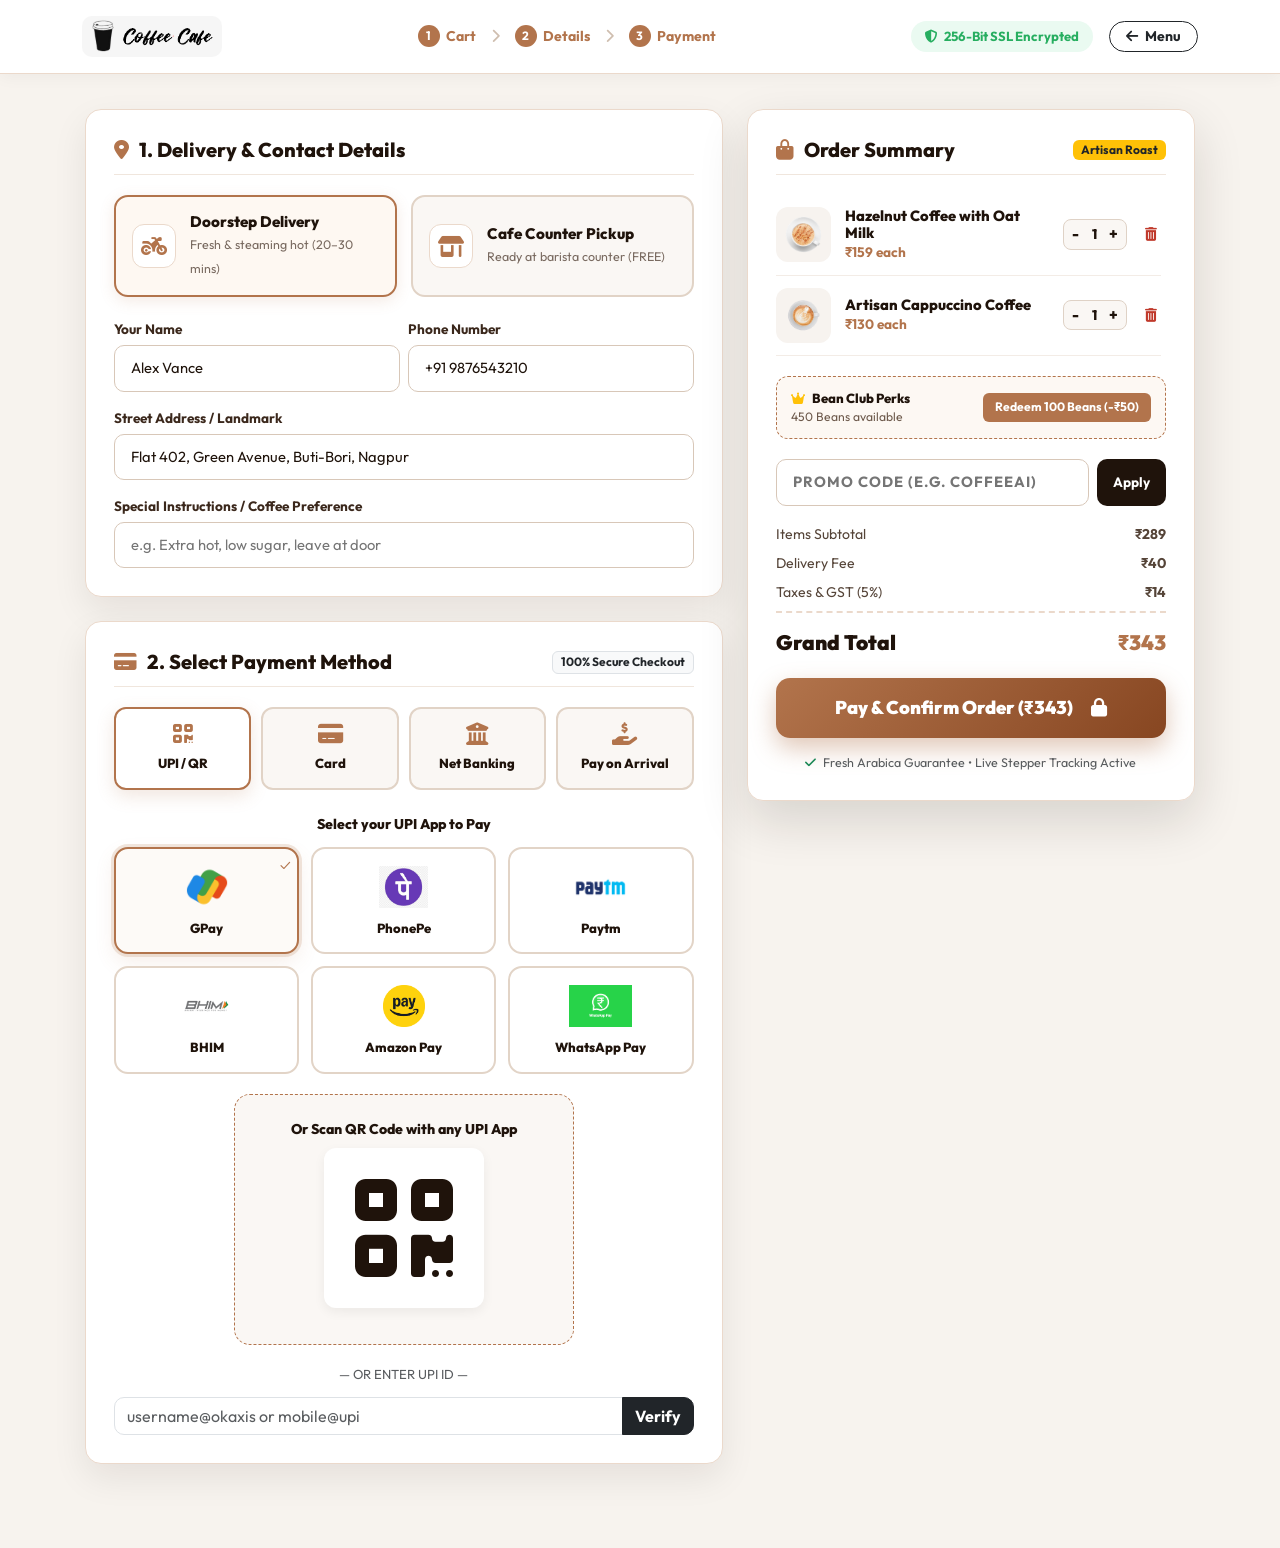
<file: COFFEE CAFE APPLICATION/Coffee Shop Website/checkout.html>
<!DOCTYPE html>
<html lang="en">
<head>
    <meta charset="UTF-8">
    <meta http-equiv="X-UA-Compatible" content="IE=edge">
    <meta name="viewport" content="width=device-width, initial-scale=1.0">
    <title>Secure Checkout - Coffee Cafe ☕</title>
    <!-- Stylesheets -->
    <link rel="stylesheet" href="features.css">
    <link rel="stylesheet" href="checkout.css">
    <link rel="stylesheet" href="https://cdnjs.cloudflare.com/ajax/libs/font-awesome/6.2.0/css/all.min.css">
    <!-- Bootstrap -->
    <link href="https://cdn.jsdelivr.net/npm/bootstrap@5.0.2/dist/css/bootstrap.min.css" rel="stylesheet" integrity="sha384-EVSTQN3/azprG1Anm3QDgpJLIm9Nao0Yz1ztcQTwFspd3yD65VohhpuuCOmLASjC" crossorigin="anonymous">
    <!-- Google Fonts -->
    <link rel="preconnect" href="https://fonts.googleapis.com">
    <link rel="preconnect" href="https://fonts.gstatic.com" crossorigin>
    <link href="https://fonts.googleapis.com/css2?family=Outfit:wght@400;600;700;800;900&family=Roboto:wght@400;500;700&display=swap" rel="stylesheet">
</head>
<body class="checkout-page">

  <!-- Sticky Checkout Header -->
  <header class="checkout-header">
    <div class="container checkout-header-content">
      <a href="index.html" class="checkout-logo">
        <img src="./images/logo.png" alt="Coffee Cafe">
      </a>

      <!-- Visual 3-Step Pill -->
      <div class="checkout-steps-badge">
        <div class="step-pill-indicator active">
          <span class="num">1</span> Cart
        </div>
        <i class="fa-solid fa-chevron-right step-divider-arrow"></i>
        <div class="step-pill-indicator active">
          <span class="num">2</span> Details
        </div>
        <i class="fa-solid fa-chevron-right step-divider-arrow"></i>
        <div class="step-pill-indicator active">
          <span class="num">3</span> Payment
        </div>
      </div>

      <div class="d-flex align-items-center gap-3">
        <div class="security-badge">
          <i class="fa-solid fa-shield-halved"></i> 256-Bit SSL Encrypted
        </div>
        <a href="index.html#menu" class="btn btn-outline-dark btn-sm fw-bold px-3 py-1" style="border-radius: 20px;">
          <i class="fa-solid fa-arrow-left me-1"></i> Menu
        </a>
      </div>
    </div>
  </header>

  <!-- Main Checkout Container -->
  <main class="checkout-main-container">
    <div class="row g-4">
      
      <!-- ========================================================
           LEFT COLUMN: DELIVERY & PAYMENT DETAILS
           ======================================================== -->
      <div class="col-lg-7">
        
        <!-- CARD 1: Delivery or Pickup Selection -->
        <div class="checkout-card">
          <div class="checkout-card-header">
            <h4 class="checkout-card-title">
              <i class="fa-solid fa-location-dot"></i> 1. Delivery & Contact Details
            </h4>
          </div>

          <!-- Type Switcher -->
          <div class="delivery-type-grid">
            <div class="delivery-type-card active" id="typeDeliveryBtn">
              <div class="delivery-type-icon"><i class="fa-solid fa-motorcycle"></i></div>
              <div class="delivery-type-text">
                <h6>Doorstep Delivery</h6>
                <span>Fresh & steaming hot (20–30 mins)</span>
              </div>
            </div>
            <div class="delivery-type-card" id="typePickupBtn">
              <div class="delivery-type-icon"><i class="fa-solid fa-shop"></i></div>
              <div class="delivery-type-text">
                <h6>Cafe Counter Pickup</h6>
                <span>Ready at barista counter (FREE)</span>
              </div>
            </div>
          </div>

          <!-- Contact Inputs -->
          <div class="row g-2">
            <div class="col-md-6">
              <div class="checkout-form-group">
                <label class="checkout-form-label" for="custName">Your Name</label>
                <input type="text" class="checkout-form-input" id="custName" placeholder="e.g. Alex Vance" value="Alex Vance" required>
              </div>
            </div>
            <div class="col-md-6">
              <div class="checkout-form-group">
                <label class="checkout-form-label" for="custPhone">Phone Number</label>
                <input type="tel" class="checkout-form-input" id="custPhone" placeholder="+91 98765 43210" value="+91 9876543210" required>
              </div>
            </div>
          </div>

          <!-- Address field (hidden if pickup) -->
          <div id="deliveryAddressGroup">
            <div class="checkout-form-group">
              <label class="checkout-form-label" for="custAddress">Street Address / Landmark</label>
              <input type="text" class="checkout-form-input" id="custAddress" placeholder="Flat 402, Green Avenue, Near Metro Station" value="Flat 402, Green Avenue, Buti-Bori, Nagpur">
            </div>
          </div>

          <div class="checkout-form-group mb-0">
            <label class="checkout-form-label" for="custNotes">Special Instructions / Coffee Preference</label>
            <input type="text" class="checkout-form-input" id="custNotes" placeholder="e.g. Extra hot, low sugar, leave at door">
          </div>
        </div>

        <!-- CARD 2: Select Payment Method -->
        <div class="checkout-card">
          <div class="checkout-card-header">
            <h4 class="checkout-card-title">
              <i class="fa-solid fa-credit-card"></i> 2. Select Payment Method
            </h4>
            <span class="badge bg-light text-dark border">100% Secure Checkout</span>
          </div>

          <!-- Payment Tabs List -->
          <div class="payment-tabs-list">
            <div class="payment-tab-btn active" data-method="upi">
              <i class="fa-solid fa-qrcode"></i>
              <span>UPI / QR</span>
            </div>
            <div class="payment-tab-btn" data-method="card">
              <i class="fa-solid fa-credit-card"></i>
              <span>Card</span>
            </div>
            <div class="payment-tab-btn" data-method="netbanking">
              <i class="fa-solid fa-building-columns"></i>
              <span>Net Banking</span>
            </div>
            <div class="payment-tab-btn" data-method="cod">
              <i class="fa-solid fa-hand-holding-dollar"></i>
              <span>Pay on Arrival</span>
            </div>
          </div>

          <!-- PANEL 1: UPI & QR Code -->
          <div class="payment-panel active" id="panel-upi">

            <!-- UPI App Logos Grid -->
            <div style="font-weight: 800; font-size: 0.88rem; color: #1f130b; margin-bottom: 12px; text-align:center;">
              Select your UPI App to Pay
            </div>
            <div class="payment-apps-grid" id="upiAppsGrid">

              <!-- Google Pay -->
              <div class="payment-app-card active" data-app="gpay" onclick="selectUpiApp(this)">
                <div class="app-check-indicator">✓</div>
                <div class="app-logo-box">
                  <img src="./images/upi-gpay.png" alt="Google Pay">
                </div>
                <div class="app-name">GPay</div>
              </div>

              <!-- PhonePe -->
              <div class="payment-app-card" data-app="phonepe" onclick="selectUpiApp(this)">
                <div class="app-check-indicator">✓</div>
                <div class="app-logo-box">
                  <img src="./images/upi-phonepe.jpg" alt="PhonePe">
                </div>
                <div class="app-name">PhonePe</div>
              </div>

              <!-- Paytm -->
              <div class="payment-app-card" data-app="paytm" onclick="selectUpiApp(this)">
                <div class="app-check-indicator">✓</div>
                <div class="app-logo-box">
                  <img src="./images/upi-paytm.png" alt="Paytm">
                </div>
                <div class="app-name">Paytm</div>
              </div>

              <!-- BHIM -->
              <div class="payment-app-card" data-app="bhim" onclick="selectUpiApp(this)">
                <div class="app-check-indicator">✓</div>
                <div class="app-logo-box">
                  <img src="./images/upi-bhim.png" alt="BHIM">
                </div>
                <div class="app-name">BHIM</div>
              </div>

              <!-- Amazon Pay -->
              <div class="payment-app-card" data-app="amazonpay" onclick="selectUpiApp(this)">
                <div class="app-check-indicator">✓</div>
                <div class="app-logo-box">
                  <img src="./images/upi-amazonpay.png" alt="Amazon Pay">
                </div>
                <div class="app-name">Amazon Pay</div>
              </div>

              <!-- WhatsApp Pay -->
              <div class="payment-app-card" data-app="whatsapppay" onclick="selectUpiApp(this)">
                <div class="app-check-indicator">✓</div>
                <div class="app-logo-box">
                  <img src="./images/upi-whatsapppay.png" alt="WhatsApp Pay">
                </div>
                <div class="app-name">WhatsApp Pay</div>
              </div>

            </div><!-- /.payment-apps-grid -->

            <!-- QR Code Box -->
            <div class="upi-qr-box" style="margin-top:16px;">
              <div style="font-weight: 800; font-size: 0.88rem; color: #1f130b; margin-bottom: 8px;">
                Or Scan QR Code with any UPI App
              </div>
              <div class="upi-qr-display">
                <i class="fa-solid fa-qrcode" style="font-size: 7rem; color: #1f130b;"></i>
              </div>
            </div>

            <div class="text-center text-muted" style="font-size: 0.82rem; margin-bottom: 12px;">— OR ENTER UPI ID —</div>

            <div class="input-group">
              <input type="text" class="form-control" id="upiIdInput" placeholder="username@okaxis or mobile@upi" style="border-radius: 10px 0 0 10px;">
              <button class="btn btn-dark fw-bold" type="button" style="border-radius: 0 10px 10px 0;" onclick="window.showCafeToast('UPI ID Verified! Proceed to pay below.')">
                Verify
              </button>
            </div>
          </div>

          <!-- PANEL 2: Credit / Debit Card -->
          <div class="payment-panel" id="panel-card">

            <!-- Card Brand Logos -->
            <div class="card-brands-row">
              <!-- Visa -->
              <div class="card-brand-pill">
                <svg viewBox="0 0 80 26" xmlns="http://www.w3.org/2000/svg" style="width:58px;height:20px;">
                  <rect width="80" height="26" rx="5" fill="#1A1F71"/>
                  <text x="40" y="20" font-family="Arial,sans-serif" font-weight="900" font-size="18" fill="white" text-anchor="middle" letter-spacing="2">VISA</text>
                </svg>
              </div>
              <!-- Mastercard -->
              <div class="card-brand-pill">
                <svg viewBox="0 0 54 34" xmlns="http://www.w3.org/2000/svg" style="width:44px;height:28px;">
                  <circle cx="20" cy="17" r="15" fill="#EB001B"/>
                  <circle cx="34" cy="17" r="15" fill="#F79E1B"/>
                  <path d="M27 6.8 A15 15 0 0 1 27 27.2 A15 15 0 0 1 27 6.8Z" fill="#FF5F00"/>
                </svg>
              </div>
              <!-- RuPay -->
              <div class="card-brand-pill">
                <svg viewBox="0 0 80 28" xmlns="http://www.w3.org/2000/svg" style="width:60px;height:22px;">
                  <rect width="80" height="28" rx="5" fill="#1C6DB5"/>
                  <text x="8" y="21" font-family="Arial,sans-serif" font-weight="900" font-size="16" fill="white" letter-spacing="0.5">Ru</text>
                  <text x="32" y="21" font-family="Arial,sans-serif" font-weight="900" font-size="16" fill="#F7941D">Pay</text>
                </svg>
              </div>
              <!-- Amex -->
              <div class="card-brand-pill">
                <svg viewBox="0 0 80 28" xmlns="http://www.w3.org/2000/svg" style="width:60px;height:22px;">
                  <rect width="80" height="28" rx="5" fill="#016FD0"/>
                  <text x="40" y="20" font-family="Arial,sans-serif" font-weight="700" font-size="11" fill="white" text-anchor="middle" letter-spacing="0.5">AMERICAN</text>
                  <text x="40" y="29" font-family="Arial,sans-serif" font-weight="700" font-size="8" fill="white" text-anchor="middle" letter-spacing="1">EXPRESS</text>
                </svg>
              </div>
            </div>

            <!-- Real-Time Interactive Card Preview -->
            <div class="interactive-card-preview">
              <div class="card-chip-row">
                <div class="card-chip"></div>
                <i class="fa-brands fa-cc-mastercard card-brand-logo" id="cardPreviewBrand"></i>
              </div>
              <div class="card-num-display" id="cardPreviewNum">
                •••• •••• •••• ••••
              </div>
              <div class="card-meta-row">
                <div>
                  CARDHOLDER
                  <strong id="cardPreviewName">ALEX VANCE</strong>
                </div>
                <div>
                  EXPIRES
                  <strong id="cardPreviewExpiry">12/28</strong>
                </div>
              </div>
            </div>

            <!-- Card Inputs -->
            <div class="checkout-form-group">
              <label class="checkout-form-label" for="cardNumInput">Card Number</label>
              <input type="text" class="checkout-form-input" id="cardNumInput" placeholder="4532 8920 1204 8821" maxlength="19">
            </div>

            <div class="row g-2">
              <div class="col-md-7">
                <div class="checkout-form-group">
                  <label class="checkout-form-label" for="cardNameInput">Cardholder Name</label>
                  <input type="text" class="checkout-form-input" id="cardNameInput" placeholder="ALEX VANCE">
                </div>
              </div>
              <div class="col-md-3">
                <div class="checkout-form-group">
                  <label class="checkout-form-label" for="cardExpiryInput">Expiry (MM/YY)</label>
                  <input type="text" class="checkout-form-input" id="cardExpiryInput" placeholder="12/28" maxlength="5">
                </div>
              </div>
              <div class="col-md-2">
                <div class="checkout-form-group">
                  <label class="checkout-form-label" for="cardCvvInput">CVV</label>
                  <input type="password" class="checkout-form-input" id="cardCvvInput" placeholder="•••" maxlength="4">
                </div>
              </div>
            </div>
          </div>

          <!-- PANEL 3: Net Banking -->
          <div class="payment-panel" id="panel-netbanking">
            <label class="checkout-form-label">Select Your Bank</label>
            <div class="bank-cards-grid">

              <!-- HDFC -->
              <div class="bank-select-card active" onclick="selectBank(this)">
                <div class="bank-logo-icon" style="background:#004C97;">
                  <svg viewBox="0 0 60 26" xmlns="http://www.w3.org/2000/svg" style="width:52px;height:22px;">
                    <text x="4" y="20" font-family="Arial,sans-serif" font-weight="900" font-size="18" fill="white" letter-spacing="0.5">HDFC</text>
                  </svg>
                </div>
                <div class="bank-name">HDFC Bank</div>
              </div>

              <!-- SBI -->
              <div class="bank-select-card" onclick="selectBank(this)">
                <div class="bank-logo-icon" style="background:#22409A;">
                  <svg viewBox="0 0 60 26" xmlns="http://www.w3.org/2000/svg" style="width:48px;height:22px;">
                    <text x="8" y="20" font-family="Arial,sans-serif" font-weight="900" font-size="18" fill="white">SBI</text>
                  </svg>
                </div>
                <div class="bank-name">SBI</div>
              </div>

              <!-- ICICI -->
              <div class="bank-select-card" onclick="selectBank(this)">
                <div class="bank-logo-icon" style="background:#F7941D;">
                  <svg viewBox="0 0 70 26" xmlns="http://www.w3.org/2000/svg" style="width:58px;height:22px;">
                    <text x="4" y="20" font-family="Arial,sans-serif" font-weight="900" font-size="16" fill="#8B0000" letter-spacing="0.3">ICICI</text>
                  </svg>
                </div>
                <div class="bank-name">ICICI Bank</div>
              </div>

              <!-- Axis -->
              <div class="bank-select-card" onclick="selectBank(this)">
                <div class="bank-logo-icon" style="background:#97144D;">
                  <svg viewBox="0 0 70 26" xmlns="http://www.w3.org/2000/svg" style="width:58px;height:22px;">
                    <text x="6" y="20" font-family="Arial,sans-serif" font-weight="900" font-size="17" fill="white" letter-spacing="0.5">AXIS</text>
                  </svg>
                </div>
                <div class="bank-name">Axis Bank</div>
              </div>

              <!-- Kotak -->
              <div class="bank-select-card" onclick="selectBank(this)">
                <div class="bank-logo-icon" style="background:#EE3124;">
                  <svg viewBox="0 0 70 26" xmlns="http://www.w3.org/2000/svg" style="width:58px;height:22px;">
                    <text x="2" y="20" font-family="Arial,sans-serif" font-weight="900" font-size="14" fill="white" letter-spacing="0.3">Kotak</text>
                  </svg>
                </div>
                <div class="bank-name">Kotak Bank</div>
              </div>

              <!-- PNB -->
              <div class="bank-select-card" onclick="selectBank(this)">
                <div class="bank-logo-icon" style="background:#FF6200;">
                  <svg viewBox="0 0 60 26" xmlns="http://www.w3.org/2000/svg" style="width:48px;height:22px;">
                    <text x="6" y="20" font-family="Arial,sans-serif" font-weight="900" font-size="18" fill="white">PNB</text>
                  </svg>
                </div>
                <div class="bank-name">PNB</div>
              </div>

            </div><!-- /.bank-cards-grid -->

            <select class="form-select mt-3" style="border-radius: 10px; font-size: 0.9rem;">
              <option selected>Choose other banks...</option>
              <option value="yes">Yes Bank</option>
              <option value="idbi">IDBI Bank</option>
              <option value="bob">Bank of Baroda</option>
              <option value="canara">Canara Bank</option>
              <option value="ubi">Union Bank</option>
            </select>
          </div>

          <!-- PANEL 4: Cash on Delivery / Counter -->
          <div class="payment-panel" id="panel-cod">
            <div class="text-center py-3">
              <i class="fa-solid fa-mug-hot fa-3x mb-3" style="color: #b2744c;"></i>
              <h5 style="font-weight: 800; color: #1f130b;">Pay on Delivery or at Counter</h5>
              <p style="font-size: 0.85rem; color: #777; max-width: 380px; margin: 0 auto;">
                Pay seamlessly with cash, card, or UPI when our courier arrives with your hot coffee or when you pick it up!
              </p>
            </div>
          </div>

        </div>

      </div>

      <!-- ========================================================
           RIGHT COLUMN: INTERACTIVE ORDER SUMMARY
           ======================================================== -->
      <div class="col-lg-5">
        <div class="order-summary-card">
          <div class="checkout-card-header">
            <h4 class="checkout-card-title">
              <i class="fa-solid fa-bag-shopping"></i> Order Summary
            </h4>
            <span class="badge bg-warning text-dark fw-bold">Artisan Roast</span>
          </div>

          <!-- Cart Items Scrollable List -->
          <div class="cart-items-scroll-list" id="checkoutCartList">
            <!-- Dynamically populated via checkout.js -->
          </div>

          <!-- Loyalty Bean Discount Callout (If user has beans) -->
          <div class="checkout-loyalty-callout" id="checkoutLoyaltyCallout">
            <div>
              <div style="font-size: 0.82rem; font-weight: 800; color: #1f130b;">
                <i class="fa-solid fa-crown text-warning me-1"></i> Bean Club Perks
              </div>
              <div style="font-size: 0.76rem; color: #6d594b;" id="checkoutUserBeansDisplay">
                450 Beans available
              </div>
            </div>
            <button type="button" class="btn-redeem-points-checkout" id="btnRedeemPointsCheckout">
              Redeem 100 Beans (-₹50)
            </button>
          </div>

          <!-- Promo Code Box -->
          <div class="promo-code-box">
            <input type="text" class="checkout-form-input promo-input" id="promoCodeInput" placeholder="PROMO CODE (e.g. COFFEEAI)">
            <button type="button" class="btn-apply-promo" id="btnApplyPromo">Apply</button>
          </div>
          <div id="promoFeedback" style="display: none; font-size: 0.8rem; font-weight: 700; margin-top: -10px; margin-bottom: 15px;"></div>

          <!-- Price Breakdown -->
          <ul class="price-breakdown-list">
            <li class="price-breakdown-item">
              <span>Items Subtotal</span>
              <strong id="summarySubtotal">₹289</strong>
            </li>
            <li class="price-breakdown-item">
              <span>Delivery Fee</span>
              <strong id="summaryDelivery">₹40</strong>
            </li>
            <li class="price-breakdown-item">
              <span>Taxes & GST (5%)</span>
              <strong id="summaryTaxes">₹14</strong>
            </li>
            <li class="price-breakdown-item discount-item" id="summaryPromoRow" style="display: none;">
              <span>Promo Discount</span>
              <strong id="summaryPromoVal">-₹0</strong>
            </li>
            <li class="price-breakdown-item discount-item" id="summaryBeansRow" style="display: none;">
              <span>Bean Points Reward</span>
              <strong id="summaryBeansVal">-₹50</strong>
            </li>
            <li class="price-total-row">
              <span>Grand Total</span>
              <span class="price-total-val" id="summaryTotal">₹343</span>
            </li>
          </ul>

          <!-- Primary CTA Payment Button -->
          <button type="button" class="btn-complete-order" id="btnCompletePayment">
            <span>Pay & Confirm Order</span> <i class="fa-solid fa-lock"></i>
          </button>

          <div class="text-center text-muted mt-3" style="font-size: 0.78rem;">
            <i class="fa-solid fa-check text-success me-1"></i> Fresh Arabica Guarantee • Live Stepper Tracking Active
          </div>
        </div>
      </div>

    </div>
  </main>

  <!-- ========================================================
       ORDER CONFIRMATION CELEBRATION MODAL
       ======================================================== -->
  <div class="modal fade" id="checkoutSuccessModal" tabindex="-1" aria-hidden="true">
    <div class="modal-dialog modal-dialog-centered">
      <div class="modal-content" style="border-radius: 24px; border: 2px solid #ecd9c6; overflow: hidden;">
        <div class="modal-body checkout-success-body">
          <div class="success-check-circle">
            <i class="fa-solid fa-check"></i>
          </div>
          <h3 style="font-weight: 900; color: #1f130b; margin-bottom: 6px;">Payment Successful!</h3>
          <p style="font-size: 0.9rem; color: #777; margin-bottom: 20px;">
            Your freshly brewed artisan coffee order has been queued with our master barista.
          </p>

          <div style="background: #faf7f4; border: 1px solid #ebd9cb; border-radius: 16px; padding: 18px; margin-bottom: 22px; text-align: left;">
            <div class="d-flex justify-content-between mb-2">
              <span style="font-size: 0.85rem; color: #888;">Order ID:</span>
              <strong style="color: #b2744c; font-size: 1rem;" id="modalSuccessOrderId">#CC-8421</strong>
            </div>
            <div class="d-flex justify-content-between mb-2">
              <span style="font-size: 0.85rem; color: #888;">Items:</span>
              <strong style="font-size: 0.9rem; color: #1f130b;" id="modalSuccessItem">Hazelnut Coffee with Oat Milk</strong>
            </div>
            <div class="d-flex justify-content-between mb-2">
              <span style="font-size: 0.85rem; color: #888;">Amount Paid:</span>
              <strong style="font-size: 0.95rem; color: #1f130b;" id="modalSuccessTotal">₹343</strong>
            </div>
            <div class="d-flex justify-content-between">
              <span style="font-size: 0.85rem; color: #888;">Bean Rewards:</span>
              <span class="badge bg-warning text-dark fw-bold" id="modalSuccessBeans">+170 Beans Earned! ☕</span>
            </div>
          </div>

          <div class="d-grid gap-2">
            <a href="index.html#tracker" class="btn btn-dark py-3 fw-bold" style="border-radius: 12px; font-size: 1rem;">
              <i class="fa-solid fa-stopwatch me-2 text-warning"></i> Track Brew in Real-Time ➔
            </a>
            <a href="index.html" class="btn btn-outline-secondary py-2 fw-bold" style="border-radius: 12px;">
              Return to Cafe Home
            </a>
          </div>
        </div>
      </div>
    </div>
  </div>

  <!-- Toast Notification Container -->
  <div id="cafeToastContainer" class="cafe-toast-container"></div>

  <!-- Scripts -->
  <script src="https://cdn.jsdelivr.net/npm/bootstrap@5.0.2/dist/js/bootstrap.bundle.min.js" integrity="sha384-MrcW6ZMFYlzcLA8Nl+NtUVF0sA7MsXsP1UyJoMp4YLEuNSfAP+JcXn/tWtIaxVXM" crossorigin="anonymous"></script>
  <script src="auth.js"></script>
  <script src="checkout.js"></script>

  <script>
    // ── UPI App Selector ──────────────────────────────────────────────────────
    function selectUpiApp(card) {
      const allCards = document.querySelectorAll('#upiAppsGrid .payment-app-card');
      allCards.forEach(c => c.classList.remove('active'));
      card.classList.add('active');
      const appName = card.querySelector('.app-name').textContent.trim();
      if (window.showCafeToast) window.showCafeToast('✅ ' + appName + ' selected — scan QR or enter UPI ID below');
      if (window.CheckoutApp) window.CheckoutApp.selectedUpiApp = card.dataset.app;
    }

    // ── Net Banking Bank Selector ─────────────────────────────────────────────
    function selectBank(card) {
      const allCards = document.querySelectorAll('.bank-select-card');
      allCards.forEach(c => c.classList.remove('active'));
      card.classList.add('active');
      const bankName = card.querySelector('.bank-name').textContent.trim();
      if (window.showCafeToast) window.showCafeToast('🏦 ' + bankName + ' selected');
    }
  </script>

</body>
</html>
</file>
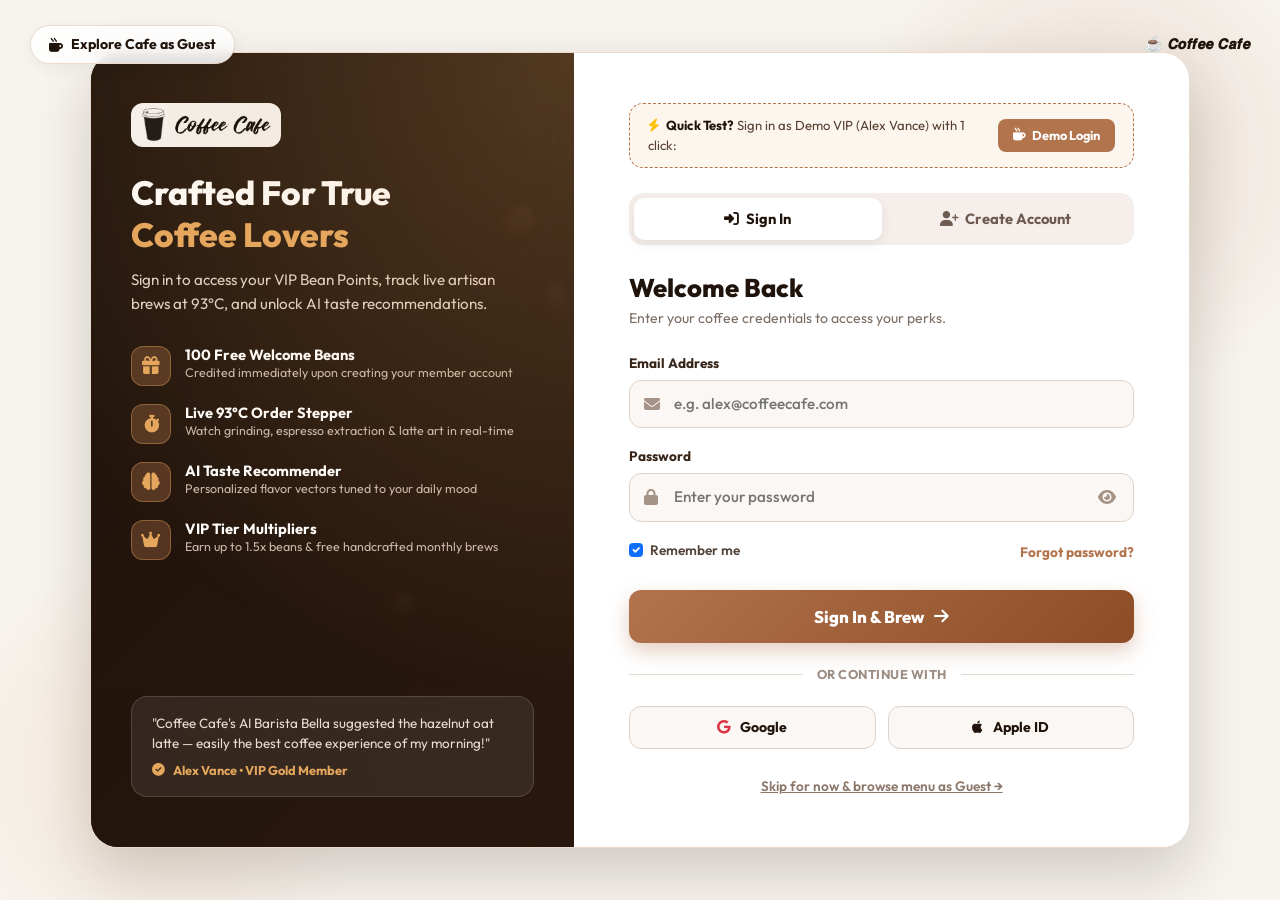
<file: COFFEE CAFE APPLICATION/Coffee Shop Website/login.html>
<!DOCTYPE html>
<html lang="en">
<head>
    <meta charset="UTF-8">
    <meta http-equiv="X-UA-Compatible" content="IE=edge">
    <meta name="viewport" content="width=device-width, initial-scale=1.0">
    <title>Sign In & Bean Club Membership - Coffee Cafe ☕</title>
    <!-- stylesheet links -->
    <link rel="stylesheet" href="features.css">
    <link rel="stylesheet" href="login.css">
    <link rel="stylesheet" href="https://cdnjs.cloudflare.com/ajax/libs/font-awesome/6.2.0/css/all.min.css">
    <!-- bootstrap links -->
    <link href="https://cdn.jsdelivr.net/npm/bootstrap@5.0.2/dist/css/bootstrap.min.css" rel="stylesheet" integrity="sha384-EVSTQN3/azprG1Anm3QDgpJLIm9Nao0Yz1ztcQTwFspd3yD65VohhpuuCOmLASjC" crossorigin="anonymous">
    <!-- fonts links -->
    <link rel="preconnect" href="https://fonts.googleapis.com">
    <link rel="preconnect" href="https://fonts.gstatic.com" crossorigin>
    <link href="https://fonts.googleapis.com/css2?family=Outfit:wght@400;600;700;800&family=Roboto:wght@400;500;700&display=swap" rel="stylesheet">
</head>
<body class="auth-page">

  <!-- Top bar -->
  <div class="auth-top-nav">
    <a href="index.html?guest=1" class="btn-back-home" onclick="sessionStorage.setItem('cafe_guest_mode', '1');">
      <i class="fa-solid fa-mug-hot"></i> Explore Cafe as Guest
    </a>
    <div style="font-weight: 800; color: #1f130b; font-size: 0.95rem; letter-spacing: 0.5px;">
      ☕ 𝘾𝙤𝙛𝙛𝙚𝙚 𝘾𝙖𝙛𝙚
    </div>
  </div>

  <!-- Master Auth Card -->
  <div class="auth-master-card">
    
    <!-- Left Showcase Panel -->
    <div class="auth-showcase-panel">
      <div>
        <div class="showcase-brand-row">
          <img src="./images/logo.png" alt="Coffee Cafe Logo">
        </div>
        <h2 class="showcase-heading">Crafted For True <br><span>Coffee Lovers</span></h2>
        <p class="showcase-desc">
          Sign in to access your VIP Bean Points, track live artisan brews at 93°C, and unlock AI taste recommendations.
        </p>

        <!-- Perks List -->
        <ul class="showcase-perks-list">
          <li class="showcase-perk-item">
            <div class="showcase-perk-icon"><i class="fa-solid fa-gift"></i></div>
            <div class="showcase-perk-text">
              <h6>100 Free Welcome Beans</h6>
              <p>Credited immediately upon creating your member account</p>
            </div>
          </li>
          <li class="showcase-perk-item">
            <div class="showcase-perk-icon"><i class="fa-solid fa-stopwatch"></i></div>
            <div class="showcase-perk-text">
              <h6>Live 93°C Order Stepper</h6>
              <p>Watch grinding, espresso extraction & latte art in real-time</p>
            </div>
          </li>
          <li class="showcase-perk-item">
            <div class="showcase-perk-icon"><i class="fa-solid fa-brain"></i></div>
            <div class="showcase-perk-text">
              <h6>AI Taste Recommender</h6>
              <p>Personalized flavor vectors tuned to your daily mood</p>
            </div>
          </li>
          <li class="showcase-perk-item">
            <div class="showcase-perk-icon"><i class="fa-solid fa-crown"></i></div>
            <div class="showcase-perk-text">
              <h6>VIP Tier Multipliers</h6>
              <p>Earn up to 1.5x beans & free handcrafted monthly brews</p>
            </div>
          </li>
        </ul>
      </div>

      <!-- Testimonial quote -->
      <div class="showcase-quote-box">
        "Coffee Cafe's AI Barista Bella suggested the hazelnut oat latte — easily the best coffee experience of my morning!"
        <div class="quote-author">
          <i class="fa-solid fa-circle-check"></i> Alex Vance • VIP Gold Member
        </div>
      </div>
    </div>

    <!-- Right Form Panel -->
    <div class="auth-form-panel">

      <!-- State: Already Signed In View (Hidden by default unless logged in) -->
      <div id="alreadyLoggedInState" style="display: none;" class="auth-logged-in-box">
        <div class="auth-user-avatar-circle">
          <i class="fa-solid fa-user-check"></i>
        </div>
        <h3 style="font-weight: 800; color: #1f130b; margin-bottom: 6px;">
          Welcome Back, <span id="loggedInUserName">Alex</span>!
        </h3>
        <p style="color: #777; font-size: 0.9rem; margin-bottom: 20px;">
          You are currently signed into your Coffee Cafe VIP account.
        </p>

        <div style="background: #fdf6ee; border: 1px solid #ebd9cb; border-radius: 14px; padding: 15px; margin-bottom: 25px; text-align: left;">
          <div class="d-flex justify-content-between mb-2">
            <span style="font-size: 0.82rem; color: #888;">Account Email:</span>
            <strong style="font-size: 0.85rem; color: #1f130b;" id="loggedInUserEmail">alex@coffeecafe.com</strong>
          </div>
          <div class="d-flex justify-content-between mb-2">
            <span style="font-size: 0.82rem; color: #888;">Membership Status:</span>
            <span class="badge bg-warning text-dark" id="loggedInUserTier">Gold Barista 🥇</span>
          </div>
          <div class="d-flex justify-content-between">
            <span style="font-size: 0.82rem; color: #888;">Bean Balance:</span>
            <strong style="color: #b2744c; font-size: 0.95rem;" id="loggedInUserBeans">450 Beans ☕</strong>
          </div>
        </div>

        <div class="d-grid gap-2">
          <a href="index.html" class="btn btn-dark py-3 fw-bold" style="border-radius: 12px;">
            <i class="fa-solid fa-house me-2"></i> Return to Cafe Home
          </a>
          <button type="button" class="btn btn-outline-danger py-2 fw-bold" style="border-radius: 12px;" onclick="window.AuthManager.logout()">
            <i class="fa-solid fa-right-from-bracket me-2"></i> Sign Out of Account
          </button>
        </div>
      </div>

      <!-- State: Authentication Forms (Sign In & Sign Up) -->
      <div id="authFormsContainer">

        <!-- Quick Demo Account Callout -->
        <div class="demo-account-callout">
          <div class="demo-account-text">
            <i class="fa-solid fa-bolt text-warning me-1"></i>
            <strong>Quick Test?</strong> Sign in as Demo VIP (Alex Vance) with 1 click:
          </div>
          <button type="button" class="btn-quick-demo" id="btnQuickDemoLogin">
            <i class="fa-solid fa-mug-hot"></i> Demo Login
          </button>
        </div>

        <!-- Tab Switcher -->
        <div class="auth-tabs-row">
          <button type="button" class="auth-tab-btn active" id="tabSignInBtn">
            <i class="fa-solid fa-right-to-bracket me-1"></i> Sign In
          </button>
          <button type="button" class="auth-tab-btn" id="tabSignUpBtn">
            <i class="fa-solid fa-user-plus me-1"></i> Create Account
          </button>
        </div>

        <!-- Error/Alert Banner -->
        <div id="authAlertBanner" class="alert alert-danger py-2 px-3 mb-3" style="display: none; font-size: 0.88rem; border-radius: 10px;">
          <i class="fa-solid fa-circle-exclamation me-1"></i> <span id="authAlertMessage"></span>
        </div>

        <!-- ==========================================
             VIEW 1: SIGN IN FORM
             ========================================== -->
        <div class="auth-form-view active" id="signInView">
          <h3 class="form-header-title">Welcome Back</h3>
          <p class="form-header-subtitle">Enter your coffee credentials to access your perks.</p>

          <form id="signInForm" autocomplete="on">
            <!-- Email -->
            <div class="custom-input-group">
              <label class="custom-input-label" for="loginEmail">Email Address</label>
              <div class="input-icon-wrapper">
                <i class="fa-solid fa-envelope field-icon"></i>
                <input type="email" id="loginEmail" placeholder="e.g. alex@coffeecafe.com" required>
              </div>
            </div>

            <!-- Password -->
            <div class="custom-input-group">
              <label class="custom-input-label" for="loginPassword">Password</label>
              <div class="input-icon-wrapper">
                <i class="fa-solid fa-lock field-icon"></i>
                <input type="password" id="loginPassword" placeholder="Enter your password" required>
                <button type="button" class="btn-password-toggle" id="btnToggleLoginPass" title="Show/Hide Password">
                  <i class="fa-solid fa-eye"></i>
                </button>
              </div>
            </div>

            <!-- Options Row -->
            <div class="form-options-row">
              <div class="form-check">
                <input class="form-check-input" type="checkbox" id="rememberMeCheck" checked>
                <label class="form-check-label" for="rememberMeCheck">Remember me</label>
              </div>
              <a href="javascript:void(0)" class="link-forgot-pass" id="btnForgotPassword">Forgot password?</a>
            </div>

            <!-- Submit Button -->
            <button type="submit" class="btn-auth-primary" id="btnSubmitLogin">
              <span>Sign In & Brew</span> <i class="fa-solid fa-arrow-right"></i>
            </button>
          </form>

          <!-- Social Login Separator -->
          <div class="social-divider">
            <span>or continue with</span>
          </div>

          <!-- Social Buttons -->
          <div class="social-buttons-grid">
            <button type="button" class="btn-social-auth" onclick="simulateSocialAuth('Google')">
              <i class="fa-brands fa-google text-danger"></i> Google
            </button>
            <button type="button" class="btn-social-auth" onclick="simulateSocialAuth('Apple')">
              <i class="fa-brands fa-apple"></i> Apple ID
            </button>
          </div>

          <div class="text-center mt-3 pt-2">
            <a href="index.html?guest=1" style="color: #8c776b; font-size: 0.85rem; font-weight: 600; text-decoration: underline;" onclick="sessionStorage.setItem('cafe_guest_mode', '1');">
              Skip for now & browse menu as Guest →
            </a>
          </div>
        </div>

        <!-- ==========================================
             VIEW 2: SIGN UP / REGISTRATION FORM
             ========================================== -->
        <div class="auth-form-view" id="signUpView">
          <h3 class="form-header-title">Join The Bean Club</h3>
          <p class="form-header-subtitle">
            Get <strong>100 Free Beans</strong> + personalized recommendations today.
          </p>

          <form id="signUpForm" autocomplete="on">
            <!-- Full Name -->
            <div class="custom-input-group">
              <label class="custom-input-label" for="regName">Full Name</label>
              <div class="input-icon-wrapper">
                <i class="fa-solid fa-user field-icon"></i>
                <input type="text" id="regName" placeholder="e.g. Maya Sharma" required>
              </div>
            </div>

            <!-- Email & Phone Grid -->
            <div class="row g-2">
              <div class="col-md-7">
                <div class="custom-input-group">
                  <label class="custom-input-label" for="regEmail">Email Address</label>
                  <div class="input-icon-wrapper">
                    <i class="fa-solid fa-envelope field-icon"></i>
                    <input type="email" id="regEmail" placeholder="maya@gmail.com" required>
                  </div>
                </div>
              </div>
              <div class="col-md-5">
                <div class="custom-input-group">
                  <label class="custom-input-label" for="regPhone">Phone Number</label>
                  <div class="input-icon-wrapper">
                    <i class="fa-solid fa-phone field-icon"></i>
                    <input type="tel" id="regPhone" placeholder="+91 9876..." required>
                  </div>
                </div>
              </div>
            </div>

            <!-- Favorite Coffee -->
            <div class="custom-input-group">
              <label class="custom-input-label" for="regFavDrink">Favorite Coffee Style</label>
              <div class="input-icon-wrapper">
                <i class="fa-solid fa-mug-saucer field-icon"></i>
                <select id="regFavDrink">
                  <option value="Hazelnut Coffee with Oat Milk">Hazelnut Coffee with Oat Milk (Bestseller)</option>
                  <option value="Cappuccino Coffee">Classic Steamed Cappuccino</option>
                  <option value="Artisan Black Coffee">Bold Zero-Sugar Black Coffee</option>
                  <option value="Foam Coffee (Whipped Dalgona)">Chilled Whipped Foam Coffee</option>
                  <option value="Espresso Doppio">Concentrated Espresso Doppio</option>
                  <option value="Swiss Water Decaf">Swiss Water Mountain Decaf</option>
                </select>
              </div>
            </div>

            <!-- Password & Confirm Password -->
            <div class="row g-2">
              <div class="col-md-6">
                <div class="custom-input-group">
                  <label class="custom-input-label" for="regPassword">Password (6+ chars)</label>
                  <div class="input-icon-wrapper">
                    <i class="fa-solid fa-lock field-icon"></i>
                    <input type="password" id="regPassword" placeholder="Min 6 characters" required>
                    <button type="button" class="btn-password-toggle" id="btnToggleRegPass">
                      <i class="fa-solid fa-eye"></i>
                    </button>
                  </div>
                </div>
              </div>
              <div class="col-md-6">
                <div class="custom-input-group">
                  <label class="custom-input-label" for="regConfirmPassword">Confirm Password</label>
                  <div class="input-icon-wrapper">
                    <i class="fa-solid fa-shield-halved field-icon"></i>
                    <input type="password" id="regConfirmPassword" placeholder="Repeat password" required>
                  </div>
                </div>
              </div>
            </div>

            <!-- Terms Checkbox -->
            <div class="form-check mb-3">
              <input class="form-check-input" type="checkbox" id="termsCheck" required checked>
              <label class="form-check-label" for="termsCheck" style="font-size: 0.8rem; color: #554439;">
                I agree to the Bean Club Rewards Policy and claim my 100 Free Beans.
              </label>
            </div>

            <!-- Submit Button -->
            <button type="submit" class="btn-auth-primary" id="btnSubmitRegister">
              <span>Create Account & Claim 100 Beans</span> <i class="fa-solid fa-gift"></i>
            </button>
          </form>
        </div>

      </div>

    </div>

  </div>

  <!-- Forgot Password Modal -->
  <div class="modal fade" id="forgotPassModal" tabindex="-1" aria-labelledby="forgotPassModalTitle" aria-hidden="true">
    <div class="modal-dialog modal-dialog-centered">
      <div class="modal-content" style="border-radius: 20px; border: 2px solid #ecd9c6; overflow: hidden;">
        <div class="modal-header" style="background: #1f130b; color: white;">
          <h5 class="modal-title" id="forgotPassModalTitle"><i class="fa-solid fa-key text-warning me-2"></i> Reset Your Password</h5>
          <button type="button" class="btn-close btn-close-white" data-bs-dismiss="modal" aria-label="Close"></button>
        </div>
        <div class="modal-body p-4">
          <p style="font-size: 0.88rem; color: #555;">
            Enter your registered Coffee Cafe email address. We will verify your account and provide a demo password reset link.
          </p>
          <div class="custom-input-group mb-3">
            <label class="custom-input-label" for="forgotEmailInput">Your Account Email</label>
            <div class="input-icon-wrapper">
              <i class="fa-solid fa-envelope field-icon"></i>
              <input type="email" id="forgotEmailInput" placeholder="e.g. alex@coffeecafe.com" value="alex@coffeecafe.com">
            </div>
          </div>
          <div id="forgotSuccessMessage" class="alert alert-success py-2 px-3" style="display:none; font-size: 0.85rem; border-radius: 10px;">
            <i class="fa-solid fa-check-circle me-1"></i> Password reset link sent! Check your inbox (or use demo password: <code>coffee123</code>).
          </div>
        </div>
        <div class="modal-footer" style="background: #faf7f4;">
          <button type="button" class="btn btn-secondary" data-bs-dismiss="modal">Cancel</button>
          <button type="button" class="btn btn-dark fw-bold" id="btnSendPasswordReset">
            <i class="fa-solid fa-paper-plane me-1"></i> Send Reset Link
          </button>
        </div>
      </div>
    </div>
  </div>

  <!-- Toast Notification Container -->
  <div id="cafeToastContainer" class="cafe-toast-container"></div>

  <!-- Bootstrap JS -->
  <script src="https://cdn.jsdelivr.net/npm/bootstrap@5.0.2/dist/js/bootstrap.bundle.min.js" integrity="sha384-MrcW6ZMFYlzcLA8Nl+NtUVF0sA7MsXsP1UyJoMp4YLEuNSfAP+JcXn/tWtIaxVXM" crossorigin="anonymous"></script>
  <!-- Authentication logic -->
  <script src="auth.js"></script>

  <!-- Login page interaction script -->
  <script>
    // Tab switching
    const tabSignIn = document.getElementById('tabSignInBtn');
    const tabSignUp = document.getElementById('tabSignUpBtn');
    const signInView = document.getElementById('signInView');
    const signUpView = document.getElementById('signUpView');
    const alertBanner = document.getElementById('authAlertBanner');
    const alertMessage = document.getElementById('authAlertMessage');

    function showAlert(msg) {
      if (alertBanner && alertMessage) {
        alertMessage.textContent = msg;
        alertBanner.style.display = 'block';
        alertBanner.scrollIntoView({ behavior: 'smooth', block: 'nearest' });
      }
    }

    function hideAlert() {
      if (alertBanner) alertBanner.style.display = 'none';
    }

    tabSignIn.addEventListener('click', function () {
      tabSignIn.classList.add('active');
      tabSignUp.classList.remove('active');
      signInView.classList.add('active');
      signUpView.classList.remove('active');
      hideAlert();
    });

    tabSignUp.addEventListener('click', function () {
      tabSignUp.classList.add('active');
      tabSignIn.classList.remove('active');
      signUpView.classList.add('active');
      signInView.classList.remove('active');
      hideAlert();
    });

    // Password visibility toggles
    function setupPassToggle(btnId, inputId) {
      const btn = document.getElementById(btnId);
      const input = document.getElementById(inputId);
      if (btn && input) {
        btn.addEventListener('click', function () {
          const isPass = input.type === 'password';
          input.type = isPass ? 'text' : 'password';
          btn.innerHTML = isPass ? '<i class="fa-solid fa-eye-slash"></i>' : '<i class="fa-solid fa-eye"></i>';
        });
      }
    }
    setupPassToggle('btnToggleLoginPass', 'loginPassword');
    setupPassToggle('btnToggleRegPass', 'regPassword');

    // Pre-fill remembered email
    const remembered = localStorage.getItem('cafe_remember_email');
    if (remembered) {
      const loginEmailInput = document.getElementById('loginEmail');
      if (loginEmailInput) loginEmailInput.value = remembered;
    }

    // Check if user is already logged in
    window.renderLoginPageState = function () {
      const user = window.AuthManager.getCurrentUser();
      const loggedInBox = document.getElementById('alreadyLoggedInState');
      const formsContainer = document.getElementById('authFormsContainer');

      if (user) {
        loggedInBox.style.display = 'block';
        formsContainer.style.display = 'none';
        document.getElementById('loggedInUserName').textContent = user.name;
        document.getElementById('loggedInUserEmail').textContent = user.email;
        document.getElementById('loggedInUserTier').textContent = user.tier || 'Gold Barista 🥇';
        document.getElementById('loggedInUserBeans').textContent = (user.beans || 450) + ' Beans ☕';
      } else {
        loggedInBox.style.display = 'none';
        formsContainer.style.display = 'block';
      }
    };

    renderLoginPageState();

    // 1. One-Click Demo Login Button
    const btnDemo = document.getElementById('btnQuickDemoLogin');
    if (btnDemo) {
      btnDemo.addEventListener('click', function () {
        btnDemo.disabled = true;
        btnDemo.innerHTML = '<i class="fa-solid fa-spinner fa-spin"></i> Signing in...';
        
        setTimeout(() => {
          const res = window.AuthManager.quickDemoLogin();
          if (res.success) {
            window.location.href = 'index.html?login_success=1';
          } else {
            showAlert(res.message);
            btnDemo.disabled = false;
            btnDemo.innerHTML = '<i class="fa-solid fa-mug-hot"></i> Demo Login';
          }
        }, 500);
      });
    }

    // 2. Sign In Form Submission
    const signInForm = document.getElementById('signInForm');
    if (signInForm) {
      signInForm.addEventListener('submit', function (e) {
        e.preventDefault();
        hideAlert();

        const email = document.getElementById('loginEmail').value;
        const pass = document.getElementById('loginPassword').value;
        const rememberMe = document.getElementById('rememberMeCheck').checked;

        const submitBtn = document.getElementById('btnSubmitLogin');
        submitBtn.disabled = true;
        submitBtn.innerHTML = '<i class="fa-solid fa-spinner fa-spin"></i> Authenticating...';

        setTimeout(() => {
          const res = window.AuthManager.login(email, pass, rememberMe);
          if (res.success) {
            submitBtn.innerHTML = '<i class="fa-solid fa-check"></i> Welcome Back!';
            window.location.href = 'index.html?login_success=1';
          } else {
            submitBtn.disabled = false;
            submitBtn.innerHTML = '<span>Sign In & Brew</span> <i class="fa-solid fa-arrow-right"></i>';
            showAlert(res.message);
          }
        }, 600);
      });
    }

    // 3. Sign Up Form Submission
    const signUpForm = document.getElementById('signUpForm');
    if (signUpForm) {
      signUpForm.addEventListener('submit', function (e) {
        e.preventDefault();
        hideAlert();

        const formData = {
          name: document.getElementById('regName').value,
          email: document.getElementById('regEmail').value,
          phone: document.getElementById('regPhone').value,
          favDrink: document.getElementById('regFavDrink').value,
          password: document.getElementById('regPassword').value,
          confirmPassword: document.getElementById('regConfirmPassword').value
        };

        const submitBtn = document.getElementById('btnSubmitRegister');
        submitBtn.disabled = true;
        submitBtn.innerHTML = '<i class="fa-solid fa-spinner fa-spin"></i> Creating Account & Crediting 100 Beans...';

        setTimeout(() => {
          const res = window.AuthManager.register(formData);
          if (res.success) {
            submitBtn.innerHTML = '<i class="fa-solid fa-gift"></i> Welcome to the Club!';
            window.location.href = 'index.html?registered=1';
          } else {
            submitBtn.disabled = false;
            submitBtn.innerHTML = '<span>Create Account & Claim 100 Beans</span> <i class="fa-solid fa-gift"></i>';
            showAlert(res.message);
          }
        }, 700);
      });
    }

    // 4. Social Auth Simulation
    window.simulateSocialAuth = function (provider) {
      const user = {
        id: 'usr-social-' + Math.floor(1000 + Math.random() * 9000),
        name: provider === 'Google' ? 'Alex Morgan' : 'Jordan Lee',
        email: provider === 'Google' ? 'alex.morgan@gmail.com' : 'jordan.lee@icloud.com',
        tier: 'Silver Roast 🥈',
        beans: 350,
        stamps: 3,
        favDrink: 'Cappuccino Coffee',
        joinedDate: 'November 2026'
      };
      window.AuthManager.setCurrentUser(user);
      window.location.href = 'index.html?login_success=1';
    };

    // 5. Forgot Password Modal Trigger
    const btnForgot = document.getElementById('btnForgotPassword');
    if (btnForgot) {
      btnForgot.addEventListener('click', function () {
        const modalEl = document.getElementById('forgotPassModal');
        if (modalEl && window.bootstrap) {
          const modal = new bootstrap.Modal(modalEl);
          modal.show();
        }
      });
    }

    const btnSendReset = document.getElementById('btnSendPasswordReset');
    if (btnSendReset) {
      btnSendReset.addEventListener('click', function () {
        btnSendReset.disabled = true;
        btnSendReset.innerHTML = '<i class="fa-solid fa-spinner fa-spin"></i> Sending...';
        setTimeout(() => {
          btnSendReset.disabled = false;
          btnSendReset.innerHTML = '<i class="fa-solid fa-check"></i> Sent';
          document.getElementById('forgotSuccessMessage').style.display = 'block';
        }, 700);
      });
    }
  </script>

</body>
</html>
</file>
<file: COFFEE CAFE APPLICATION/Coffee Shop Website/style.css>
/* ==========================================================================
   COFFEE CAFE - COMPLETE STYLESHEET (Light Cream Theme)
   ========================================================================== */

/* ── Global Reset ── */
* {
  margin: 0;
  padding: 0;
  box-sizing: border-box;
  font-family: 'Outfit', 'Roboto', sans-serif;
}

:root {
  --cream:    #FFF8F0;
  --cream-bg: #F5EDD9;
  --cream-mid:#EDD9B4;
  --brown:    #3B1A08;
  --primary:  #8B4513;
  --gold:     #C8842A;
  --border:   #E8D5BC;
  --muted:    #6B5340;
  --white:    #ffffff;
  --transition: all 0.3s ease;
}

html {
  scroll-behavior: smooth;
}

.all-content {
  background: var(--cream-bg);
}

/* Scrollbar */
html::-webkit-scrollbar        { width: 4px; }
html::-webkit-scrollbar-track  { background: transparent; }
html::-webkit-scrollbar-thumb  { background: var(--primary); border-radius: 5px; }

/* ══════════════════════════════════════════════
   NAVBAR
   ══════════════════════════════════════════════ */
#navbar {
  background: var(--cream);
  border-bottom: 1.5px solid var(--border);
  box-shadow: 0 2px 16px rgba(139,69,19,0.08);
  font-family: 'Outfit', 'Roboto', sans-serif;
  padding: 6px 0;
}

#logo img {
  border-radius: 50px;
  width: 130px;
  margin-left: 16px;
}

.navbar-nav {
  margin-left: 24px;
}

.nav-item .nav-link {
  color: var(--brown);
  font-weight: 600;
  font-size: 0.93rem;
  padding: 7px 14px;
  border-radius: 8px;
  transition: var(--transition);
  margin: 0 2px;
}

.nav-item .nav-link:hover {
  background: rgba(139,69,19,0.1);
  color: var(--primary);
}

.nav-item .nav-link.active {
  color: var(--primary);
  font-weight: 800;
}

/* hamburger icon color */
.navbar-toggler-icon { filter: none; }

/* ══════════════════════════════════════════════
   HOME HERO SECTION
   ══════════════════════════════════════════════ */
#home {
  width: 100%;
  min-height: 92vh;
  background: linear-gradient(135deg, var(--cream) 0%, var(--cream-bg) 50%, var(--cream-mid) 100%);
  display: flex;
  align-items: center;
  justify-content: space-between;
  position: relative;
  overflow: hidden;
  padding: 30px 40px 30px 0;
}

/* Watermark coffee-bean pattern */
#home::before {
  content: '';
  position: absolute;
  inset: 0;
  background-image:
    url("data:image/svg+xml,%3Csvg xmlns='http://www.w3.org/2000/svg' width='100' height='100'%3E%3Cellipse cx='50' cy='50' rx='28' ry='40' fill='none' stroke='%238B4513' stroke-width='2' opacity='0.08' transform='rotate(-25 50 50)'/%3E%3Cline x1='50' y1='12' x2='50' y2='88' stroke='%238B4513' stroke-width='1.5' opacity='0.06' transform='rotate(-25 50 50)'/%3E%3C/svg%3E");
  background-size: 100px 100px;
  pointer-events: none;
  z-index: 0;
}

/* Right-side large pod shape backdrop (matches user's screenshot) */
#home::after {
  content: '';
  position: absolute;
  right: -20px;
  top: 0;
  width: 48%;
  height: 100%;
  background: linear-gradient(145deg, rgba(224, 203, 172, 0.5) 0%, rgba(206, 180, 142, 0.4) 100%);
  border-radius: 55% 0 0 55%;
  pointer-events: none;
  z-index: 1;
}

/* Left content block */
.content {
  position: relative;
  z-index: 2;
  padding: 60px 40px 60px 60px;
  max-width: 650px;
  flex: 1 1 600px;
}

/* Right hero coffee showcase */
.hero-image-wrap {
  position: relative;
  z-index: 3;
  flex: 1 1 480px;
  max-width: 540px;
  display: flex;
  align-items: center;
  justify-content: center;
  padding: 20px 20px 20px 0;
}

.hero-coffee-glow {
  position: absolute;
  width: 400px;
  height: 400px;
  background: radial-gradient(circle, rgba(200, 132, 42, 0.25) 0%, rgba(139, 69, 19, 0.1) 50%, transparent 70%);
  border-radius: 50%;
  filter: blur(28px);
  pointer-events: none;
  z-index: 1;
}

.hero-coffee-img {
  position: relative;
  z-index: 2;
  width: 100%;
  max-width: 470px;
  height: auto;
  object-fit: contain;
  filter: drop-shadow(0 22px 35px rgba(59, 26, 8, 0.32)) drop-shadow(0 6px 14px rgba(139, 69, 19, 0.22));
  animation: floatHeroCoffee 4.8s ease-in-out infinite;
  transition: transform 0.4s cubic-bezier(0.2, 0.8, 0.2, 1);
  user-select: none;
}

.hero-coffee-img:hover {
  transform: scale(1.05) rotate(1.5deg);
}

@keyframes floatHeroCoffee {
  0%, 100% {
    transform: translateY(0px) rotate(0deg);
  }
  50% {
    transform: translateY(-15px) rotate(1.2deg);
  }
}

/* Tagline */
.home-tagline {
  display: inline-block;
  font-size: 0.8rem;
  font-weight: 800;
  color: var(--gold);
  letter-spacing: 1.8px;
  text-transform: uppercase;
  margin-bottom: 12px;
}

/* Main heading */
.content h3 {
  font-size: 3.5rem;
  font-weight: 800;
  color: var(--brown);
  line-height: 1.15;
  margin-bottom: 0;
  font-family: 'Outfit', sans-serif;
}

.content h3 span {
  color: var(--primary);
}

/* Sub description */
.content > p {
  margin-top: 18px;
  color: var(--muted);
  font-size: 1rem;
  line-height: 1.7;
  max-width: 460px;
}

/* ── Hero Buttons Group (Unified 2x2 Sequence Grid) ── */
.hero-buttons-group {
  display: grid;
  grid-template-columns: repeat(2, minmax(0, 240px));
  gap: 12px;
  margin-top: 24px;
  margin-bottom: 24px;
  max-width: 500px;
}

#btn,
.hero-secondary-btn {
  height: 44px;
  padding: 0 16px;
  border-radius: 50px;
  font-size: 0.88rem;
  font-weight: 700;
  display: inline-flex;
  align-items: center;
  justify-content: center;
  gap: 8px;
  margin: 0 !important;
  text-decoration: none;
  transition: all 0.25s ease;
  box-sizing: border-box;
  white-space: nowrap;
  line-height: 1;
  font-family: 'Outfit', 'Roboto', sans-serif;
}

#btn {
  background: var(--brown);
  color: var(--white);
  border: 1.5px solid var(--brown);
  box-shadow: 0 6px 16px rgba(59, 26, 8, 0.24);
  cursor: pointer;
  letter-spacing: 0.2px;
}

#btn:hover {
  background: var(--primary);
  border-color: var(--primary);
  transform: translateY(-2px);
  box-shadow: 0 10px 22px rgba(139, 69, 19, 0.35);
  color: var(--white);
}

.hero-secondary-btn {
  background: rgba(59, 26, 8, 0.06);
  border: 1.5px solid rgba(59, 26, 8, 0.2);
  color: var(--brown);
}

.hero-secondary-btn:hover {
  background: var(--brown);
  color: var(--white);
  border-color: var(--brown);
  transform: translateY(-2px);
  box-shadow: 0 6px 16px rgba(59, 26, 8, 0.22);
}

/* ── Best Sellers ── */
.home-bestsellers {
  margin-top: 38px;
}

.home-bestsellers-label {
  font-size: 1.05rem;
  font-weight: 800;
  color: var(--primary);
  margin-bottom: 16px;
  font-family: 'Outfit', sans-serif;
  letter-spacing: 0.2px;
}

.home-bestsellers-grid {
  display: grid;
  grid-template-columns: repeat(3, 1fr);
  gap: 14px;
  max-width: 530px;
}

.home-bs-card {
  border-radius: 20px;
  padding: 18px 14px 14px;
  display: flex;
  flex-direction: column;
  align-items: center;
  text-align: center;
  gap: 5px;
  transition: transform 0.25s ease, box-shadow 0.25s ease;
  cursor: pointer;
}

.home-bs-card:hover {
  transform: translateY(-6px);
  box-shadow: 0 16px 36px rgba(0,0,0,0.22);
}

.home-bs-dark    { background: #3B1A08; color: #fff; }
.home-bs-primary { background: #8B4513; color: #fff; }

/* Cup image circle on top */
.home-bs-img {
  width: 72px;
  height: 72px;
  border-radius: 50%;
  background: #ffffff;
  border: 3px solid rgba(255, 255, 255, 0.4);
  box-shadow: 0 6px 16px rgba(0, 0, 0, 0.22);
  display: flex;
  align-items: center;
  justify-content: center;
  font-size: 2rem;
  margin-bottom: 8px;
  overflow: hidden;
  padding: 2px;
  transition: transform 0.3s ease, box-shadow 0.3s ease;
}

.home-bs-img img {
  width: 100%;
  height: 100%;
  object-fit: contain;
  border-radius: 50%;
  display: block;
  transition: transform 0.35s ease;
}

.home-bs-card:hover .home-bs-img {
  transform: translateY(-2px);
  box-shadow: 0 8px 20px rgba(0, 0, 0, 0.28);
}

.home-bs-card:hover .home-bs-img img {
  transform: scale(1.08) rotate(3deg);
}

.home-bs-name {
  font-size: 0.95rem;
  font-weight: 800;
  letter-spacing: 0.2px;
}

.home-bs-desc {
  font-size: 0.7rem;
  opacity: 0.72;
  line-height: 1.4;
  margin-top: 2px;
}

.home-bs-footer {
  display: flex;
  align-items: center;
  justify-content: space-between;
  width: 100%;
  margin-top: 12px;
  gap: 6px;
}

.home-bs-price {
  font-size: 0.9rem;
  font-weight: 800;
  color: #FFD9A0;
}

.home-bs-btn {
  font-size: 0.68rem;
  font-weight: 700;
  padding: 5px 10px;
  border-radius: 20px;
  background: rgba(255,255,255,0.15);
  color: #fff;
  text-decoration: none;
  border: 1px solid rgba(255,255,255,0.35);
  transition: var(--transition);
  white-space: nowrap;
}

.home-bs-btn:hover {
  background: rgba(255,255,255,0.32);
  color: #fff;
}


/* ══════════════════════════════════════════════
   ABOUT SECTION
   ══════════════════════════════════════════════ */
#about {
  width: 100%;
  min-height: 100vh;
  background: var(--cream-bg);
  font-family: 'Roboto', sans-serif;
}

#about .container { padding-top: 70px; }

.heading {
  text-align: center;
  margin-bottom: 50px;
  color: var(--brown);
  font-size: 30px;
  font-weight: bold;
}

.heading span { color: var(--primary); }

#about .card         { border-radius: 10px; }
#about .card img     { border-radius: 10px; }

#about-btn {
  width: 200px;
  height: 40px;
  background: transparent;
  border: 2px solid var(--primary);
  color: var(--primary);
  border-radius: 50px;
  font-weight: bold;
  transition: var(--transition);
  cursor: pointer;
}

#about-btn:hover {
  background: var(--primary);
  color: white;
}

@media screen and (max-width:982px) { #about p { font-size: 8px; } }
@media screen and (max-width:766px) { #about p { font-size: 15px; } #about { height: auto; min-height: 120vh; } }

/* ══════════════════════════════════════════════
   TOP CARDS (Categories)
   ══════════════════════════════════════════════ */
.top-cards {
  width: 100%;
  min-height: 60vh;
  background: var(--cream-bg);
  font-family: 'Roboto', sans-serif;
  padding: 40px 0;
}

.heading2 {
  color: var(--brown);
  text-align: center;
  font-size: 30px;
  font-weight: bold;
}

.heading2 span { color: var(--primary); }

.top-cards .container { margin-top: 30px; }

.top-cards .card {
  border-radius: 14px;
  transition: 0.4s;
  cursor: pointer;
  overflow: hidden;
  border: none;
  box-shadow: 0 6px 20px rgba(139,69,19,0.1);
}

.top-cards .card img   { border-radius: 14px; }
.top-cards .card h3    { text-align: center; padding-top: 78px; color: white; }
.top-cards .card:hover { transform: translateY(-10px); box-shadow: 0 16px 40px rgba(139,69,19,0.2); }

@media screen and (max-width:767px) { .top-cards { min-height: 170vh; } }
@media screen and (max-width:500px) { .top-cards { min-height: 150vh; } }
@media screen and (max-width:370px) { .top-cards { min-height: 120vh; } }

/* ══════════════════════════════════════════════
   MENU SECTION
   ══════════════════════════════════════════════ */
.menu {
  width: 100%;
  background: var(--cream-bg);
  font-family: 'Roboto', sans-serif;
}

.heading3 {
  text-align: center;
  font-size: 30px;
  color: var(--primary);
  font-weight: bold;
  border-bottom: 2px solid var(--primary);
  padding-bottom: 8px;
}

#container2 { margin-top: 20px; }

.menu .card {
  background: white;
  box-shadow: rgba(149, 157, 165, 0.2) 0px 8px 24px;
  border-radius: 14px;
}

.star i  { color: var(--primary); }
.menu h3 { color: var(--primary); text-align: center; margin-top: 10px; font-size: 25px; }
.menu p  { font-size: 16px; color: var(--primary); padding-top: 10px; }
.menu p span { float: right; cursor: pointer; }

/* ══════════════════════════════════════════════
   PRODUCT SECTION
   ══════════════════════════════════════════════ */
.product {
  width: 100%;
  background: var(--cream-bg);
  font-family: 'Roboto', sans-serif;
}

.heading4 {
  text-align: center;
  color: var(--primary);
  font-size: 30px;
  font-weight: bold;
  padding-top: 70px;
  border-bottom: 2px solid var(--primary);
  padding-bottom: 8px;
}

#container3  { margin-top: 30px; }
.product h3  { text-align: center; color: var(--primary); font-size: 23px; }
.product p   { color: var(--primary); padding-top: 10px; }
.product p span { float: right; cursor: pointer; }

/* ══════════════════════════════════════════════
   GALLERY SECTION
   ══════════════════════════════════════════════ */
#gallary { width: 100%; background: var(--cream-bg); }

#gallary h1 {
  text-align: center;
  color: var(--brown);
  margin-top: 60px;
  font-weight: bold;
}

#gallary h1 span   { color: var(--primary); }
#gallary .card     { border-radius: 14px; overflow: hidden; }
#gallary .card img { border-radius: 14px; cursor: pointer; transition: 0.3s; }
#gallary .card img:hover { transform: scale(1.03); }

/* ══════════════════════════════════════════════
   CONTACT SECTION
   ══════════════════════════════════════════════ */
.contact {
  width: 100%;
  min-height: 100vh;
  background: var(--cream-bg);
  padding-top: 70px;
}

.contact .container {
  width: 100%;
  min-height: 80vh;
  background: linear-gradient(90deg, white 80%, var(--primary) 20%);
  border-radius: 14px;
  overflow: hidden;
}

.heading6         { font-size: 30px; font-weight: bold; margin-top: 70px; }
.heading6 span    { color: var(--primary); }

.contact p        { font-weight: bold; font-size: 13px; color: black; }
.contact input    { width: 360px; border: none; border-bottom: 1px solid; outline: none; padding: 6px 0; }

#contact-btn {
  width: 200px;
  height: 40px;
  border: none;
  background: var(--primary);
  color: white;
  font-weight: bold;
  margin-top: 30px;
  cursor: pointer;
  border-radius: 50px;
  transition: var(--transition);
}

#contact-btn:hover { background: var(--brown); }

#col {
  width: 40%;
  min-height: 56vh;
  background: var(--brown);
  margin-top: 78px;
}

.contact h1      { color: white; font-size: 25px; margin-top: 10px; margin-left: 10px; }
.contact #col p  { font-size: 15px; color: white; margin-left: 13px; padding-top: 30px; }

@media screen and (max-width:766px) {
  .contact .container { background: white; }
  #col { width: 100%; background: var(--primary); }
  .contact { min-height: 150vh; }
}

@media screen and (max-width:400px) { .contact input { width: 250px; } }

/* ══════════════════════════════════════════════
   FOOTER
   ══════════════════════════════════════════════ */
#footer {
  width: 100%;
  background: var(--primary);
  margin-top: 50px;
}

.footer-logo img {
  width: 180px;
  border-radius: 10px;
  margin-top: 30px;
  cursor: pointer;
}

#footer .socail-links i {
  font-size: 17px;
  margin-left: 10px;
  margin-top: 30px;
  padding: 10px;
  background: var(--brown);
  color: white;
  border-radius: 10px;
  cursor: pointer;
  transition: var(--transition);
}

#footer .socail-links i:hover { background: var(--gold); }

.credite        { color: white; margin-top: 20px; text-shadow: 0px 0px 1px black; }
.credite a      { text-decoration: none; color: #FFD9A0; font-weight: bold; }
.credite a span { color: #FFD9A0; }
.copyright span { color: #FFD9A0; }

/* ══════════════════════════════════════════════
   SCROLL-TO-TOP ARROW
   ══════════════════════════════════════════════ */
.arrow {
  position: fixed;
  border-radius: 50px;
  height: 50px;
  bottom: 40px;
  right: 50px;
  text-decoration: none;
  text-align: center;
  line-height: 50px;
  z-index: 999;
}

/* ══════════════════════════════════════════════
   RESPONSIVE HOME
   ══════════════════════════════════════════════ */
@media screen and (max-width: 992px) {
  #home {
    flex-direction: column;
    padding: 20px 0;
  }
  .content {
    padding: 50px 25px 20px;
    max-width: 100%;
    flex: none;
  }
  .content h3 { font-size: 2.5rem; }
  .hero-image-wrap {
    max-width: 360px;
    padding: 10px 20px 40px;
    margin: 0 auto;
    flex: none;
  }
  #home::after { display: none; }
  .home-bestsellers-grid { max-width: 100%; }
}

@media screen and (max-width: 576px) {
  .content {
    padding: 40px 20px 20px;
  }
  .content h3 { font-size: 2rem; }
  .home-bestsellers-grid { grid-template-columns: 1fr 1fr; }
  .hero-buttons-group {
    grid-template-columns: 1fr;
    max-width: 100%;
  }
  .hero-image-wrap {
    max-width: 300px;
    padding: 0 15px 30px;
  }
}
</file>
<file: COFFEE CAFE APPLICATION/Coffee Shop Website/features.css>
/* ==========================================================================
   COFFEE CAFE - ADVANCED FEATURES STYLESHEET
   1. Global Enhancements & Utility
   2. Hero AI Badges
   3. Machine Learning Recommendation Engine
   4. Real-Time Order Tracking System
   5. Loyalty Rewards & Bean Club System
   6. Virtual Barista AI Chatbot Widget
   7. Modals & Toast Notifications
   ========================================================================== */

:root {
  --coffee-primary: #b2744c;
  --coffee-primary-hover: #9c5f37;
  --coffee-dark: #22140c;
  --coffee-espresso: #2e1a10;
  --coffee-cream: #f7f5f2;
  --coffee-latte: #ecd9c6;
  --coffee-gold: #e5a65d;
  --coffee-card-bg: #ffffff;
  --coffee-border: #ebd9cb;
  --coffee-text-muted: #726259;
  --coffee-shadow: 0 12px 30px rgba(71, 40, 20, 0.08);
  --coffee-shadow-lg: 0 20px 45px rgba(50, 24, 10, 0.14);
  --coffee-radius: 16px;
  --transition-smooth: all 0.3s cubic-bezier(0.25, 0.8, 0.25, 1);
}

/* --------------------------------------------------------------------------
   1. Global Enhancements & Utility
   -------------------------------------------------------------------------- */
#navbar {
  z-index: 1030;
  box-shadow: 0 4px 15px rgba(0, 0, 0, 0.15);
}

section, .about, #gallary {
  scroll-margin-top: 75px;
}

#home {
  height: auto !important;
  min-height: 95vh;
  padding-bottom: 60px;
}

.content {
  padding-top: 120px !important;
  margin-right: 56px;
}

@media (max-width: 768px) {
  .content {
    margin-left: 20px;
    margin-right: 20px;
    padding-top: 70px !important;
  }
}

.badge-ai {
  background: linear-gradient(135deg, #b2744c, #e5a65d);
  color: #fff;
  font-size: 0.72rem;
  font-weight: 700;
  padding: 4px 10px;
  border-radius: 20px;
  letter-spacing: 0.5px;
  display: inline-flex;
  align-items: center;
  gap: 5px;
}

.badge-live-pulse {
  display: inline-block;
  width: 8px;
  height: 8px;
  background-color: #2ecc71;
  border-radius: 50%;
  box-shadow: 0 0 0 0 rgba(46, 204, 113, 0.7);
  animation: livePulse 1.8s infinite;
}

@keyframes livePulse {
  0% {
    transform: scale(0.95);
    box-shadow: 0 0 0 0 rgba(46, 204, 113, 0.7);
  }
  70% {
    transform: scale(1);
    box-shadow: 0 0 0 8px rgba(46, 204, 113, 0);
  }
  100% {
    transform: scale(0.95);
    box-shadow: 0 0 0 0 rgba(46, 204, 113, 0);
  }
}

.feature-section {
  padding: 85px 0 65px;
  position: relative;
}

.section-badge-pill {
  display: inline-flex;
  align-items: center;
  gap: 8px;
  background: rgba(178, 116, 76, 0.12);
  color: var(--coffee-primary);
  font-weight: 700;
  font-size: 0.82rem;
  text-transform: uppercase;
  letter-spacing: 1px;
  padding: 6px 16px;
  border-radius: 30px;
  margin-bottom: 12px;
}

.section-main-heading {
  font-size: 2.2rem;
  font-weight: 800;
  color: #1a120b;
  margin-bottom: 12px;
}

.section-main-heading span {
  color: var(--coffee-primary);
  position: relative;
}

.section-subtitle-text {
  color: var(--coffee-text-muted);
  font-size: 1.05rem;
  max-width: 720px;
  margin: 0 auto 40px;
  line-height: 1.6;
}

/* Nav quick link custom styling */
.nav-barista-btn {
  background: #3B1A08 !important;
  color: #ffffff !important;
  border-radius: 25px !important;
  padding: 8px 18px !important;
  margin-left: 12px;
  border: none !important;
  font-size: 0.88rem;
  font-weight: 700;
  display: inline-flex;
  align-items: center;
  gap: 8px;
  transition: var(--transition-smooth);
  box-shadow: 0 4px 14px rgba(59,26,8,0.25);
}
.nav-barista-btn:hover {
  background: #8B4513 !important;
  color: #ffffff !important;
  transform: translateY(-2px);
  box-shadow: 0 6px 18px rgba(139,69,19,0.35);
}

/* Nav login button & user profile dropdown */
.nav-login-btn {
  background: transparent !important;
  color: #3B1A08 !important;
  border-radius: 25px !important;
  padding: 8px 18px !important;
  margin-left: 8px;
  border: 1.5px solid #E8D5BC !important;
  font-size: 0.88rem;
  font-weight: 700;
  text-decoration: none;
  display: inline-flex;
  align-items: center;
  gap: 8px;
  transition: var(--transition-smooth);
}
.nav-login-btn:hover {
  background: #3B1A08 !important;
  color: #ffffff !important;
  border-color: #3B1A08 !important;
  transform: translateY(-2px);
  box-shadow: 0 4px 14px rgba(59,26,8,0.25);
}

.nav-user-profile-btn {
  background: #1f130b !important;
  color: #ffffff !important;
  border-radius: 30px !important;
  padding: 5px 14px 5px 8px !important;
  margin-left: 8px;
  border: 1.5px solid var(--coffee-gold) !important;
  font-size: 0.88rem;
  font-weight: 700;
  display: inline-flex;
  align-items: center;
  gap: 8px;
  cursor: pointer;
  transition: var(--transition-smooth);
}
.nav-user-profile-btn:hover {
  background: #382012 !important;
  box-shadow: 0 4px 15px rgba(0,0,0,0.25);
}

.user-avatar-badge {
  width: 28px;
  height: 28px;
  border-radius: 50%;
  background: var(--coffee-primary);
  color: #ffffff;
  display: flex;
  align-items: center;
  justify-content: center;
  font-size: 0.8rem;
}

.user-beans-pill {
  background: rgba(229, 166, 93, 0.2);
  color: var(--coffee-gold);
  border-radius: 12px;
  padding: 2px 8px;
  font-size: 0.75rem;
  font-weight: 800;
}

/* Nav Cart Button */
.nav-cart-btn {
  background: #3B1A08 !important;
  color: #ffffff !important;
  border-radius: 25px !important;
  padding: 7px 14px !important;
  margin-left: 8px;
  border: none !important;
  font-size: 0.95rem;
  font-weight: 700;
  text-decoration: none;
  display: inline-flex;
  align-items: center;
  gap: 6px;
  position: relative;
  transition: var(--transition-smooth);
  box-shadow: 0 4px 14px rgba(59,26,8,0.2);
}
.nav-cart-btn:hover {
  background: #8B4513 !important;
  color: #ffffff !important;
  transform: translateY(-2px);
  box-shadow: 0 6px 18px rgba(139,69,19,0.3);
}
.nav-cart-count-badge {
  background: var(--coffee-primary);
  color: #ffffff;
  font-size: 0.72rem;
  font-weight: 800;
  padding: 2px 7px;
  border-radius: 12px;
}

/* --------------------------------------------------------------------------
   2. Hero Interactive Bar & Badges
   -------------------------------------------------------------------------- */
.hero-buttons-group {
  display: grid;
  grid-template-columns: repeat(2, minmax(0, 240px));
  gap: 12px;
  margin-top: 24px;
  margin-bottom: 24px;
  max-width: 500px;
}

#btn,
.hero-secondary-btn {
  height: 44px;
  padding: 0 16px;
  border-radius: 50px;
  font-size: 0.88rem;
  font-weight: 700;
  display: inline-flex;
  align-items: center;
  justify-content: center;
  gap: 8px;
  margin: 0 !important;
  text-decoration: none;
  transition: all 0.25s ease;
  box-sizing: border-box;
  white-space: nowrap;
  line-height: 1;
}

#btn {
  background: #3B1A08;
  color: #ffffff;
  border: 1.5px solid #3B1A08;
  box-shadow: 0 6px 16px rgba(59, 26, 8, 0.24);
  cursor: pointer;
  letter-spacing: 0.2px;
}

#btn:hover {
  background: #8B4513;
  border-color: #8B4513;
  color: #ffffff;
  transform: translateY(-2px);
  box-shadow: 0 10px 22px rgba(139, 69, 19, 0.35);
}

.hero-secondary-btn {
  background: rgba(59, 26, 8, 0.06);
  border: 1.5px solid rgba(59, 26, 8, 0.2);
  color: #3B1A08;
}

.hero-secondary-btn:hover {
  background: #3B1A08;
  color: #ffffff;
  border-color: #3B1A08;
  transform: translateY(-2px);
  box-shadow: 0 6px 18px rgba(59, 26, 8, 0.22);
}

.hero-features-ribbon {
  background: rgba(255, 248, 240, 0.9);
  backdrop-filter: blur(12px);
  -webkit-backdrop-filter: blur(12px);
  border-radius: 16px;
  border: 1.5px solid #E8D5BC;
  padding: 18px 25px;
  margin-top: 50px;
  max-width: 1050px;
  box-shadow: 0 10px 30px rgba(139, 69, 19, 0.12);
}

.hero-ribbon-item {
  display: flex;
  align-items: center;
  gap: 14px;
  color: #3B1A08;
  padding: 6px 12px;
  text-decoration: none;
  transition: var(--transition-smooth);
  border-radius: 10px;
}

.hero-ribbon-item:hover {
  background: rgba(139, 69, 19, 0.1);
  color: #8B4513;
}

.hero-ribbon-icon {
  width: 44px;
  height: 44px;
  background: linear-gradient(135deg, #8B4513, #C8842A);
  border-radius: 12px;
  display: flex;
  align-items: center;
  justify-content: center;
  font-size: 1.3rem;
  color: #ffffff;
  flex-shrink: 0;
}

.hero-ribbon-text h6 {
  margin: 0;
  font-size: 0.92rem;
  font-weight: 700;
  color: #3B1A08;
}

.hero-ribbon-text span {
  font-size: 0.78rem;
  color: #8C7A6B;
}

/* --------------------------------------------------------------------------
   3. Machine Learning Recommendation Engine
   -------------------------------------------------------------------------- */
#recommender {
  background: linear-gradient(180deg, #f7f5f2 0%, #efebe6 100%);
}

.ai-engine-container {
  background: #ffffff;
  border-radius: 24px;
  box-shadow: var(--coffee-shadow-lg);
  border: 1px solid var(--coffee-border);
  overflow: hidden;
  padding: 35px;
}

.ml-param-group {
  margin-bottom: 22px;
}

.ml-param-label {
  font-weight: 700;
  font-size: 0.92rem;
  color: var(--coffee-dark);
  margin-bottom: 10px;
  display: flex;
  align-items: center;
  justify-content: space-between;
}

.ml-param-label span.info-tag {
  font-size: 0.75rem;
  color: var(--coffee-primary);
  font-weight: 500;
}

/* Flavor chips selector */
.flavor-chips-grid {
  display: flex;
  flex-wrap: wrap;
  gap: 10px;
}

.flavor-chip {
  padding: 8px 16px;
  border-radius: 20px;
  border: 1.5px solid #dfd4ca;
  background: #fbf9f7;
  color: #4a3c33;
  font-size: 0.88rem;
  font-weight: 600;
  cursor: pointer;
  transition: var(--transition-smooth);
  display: inline-flex;
  align-items: center;
  gap: 6px;
  user-select: none;
}

.flavor-chip:hover {
  border-color: var(--coffee-primary);
  background: #fdf5ef;
}

.flavor-chip.active {
  background: var(--coffee-primary);
  border-color: var(--coffee-primary);
  color: #ffffff;
  box-shadow: 0 4px 12px rgba(178, 116, 76, 0.35);
  transform: translateY(-2px);
}

/* Temperature segmented pills */
.temp-pills-row {
  display: grid;
  grid-template-columns: repeat(3, 1fr);
  gap: 10px;
}

.temp-pill {
  text-align: center;
  padding: 10px;
  border-radius: 12px;
  border: 1.5px solid #dfd4ca;
  background: #fbf9f7;
  font-size: 0.88rem;
  font-weight: 600;
  cursor: pointer;
  transition: var(--transition-smooth);
}

.temp-pill.active {
  background: #1f130b;
  border-color: #1f130b;
  color: #ffffff;
}

/* Caffeine slider & presets */
.caffeine-range-container {
  padding: 5px 0;
}

.caffeine-meter-labels {
  display: flex;
  justify-content: space-between;
  font-size: 0.78rem;
  color: var(--coffee-text-muted);
  margin-top: 6px;
  font-weight: 600;
}

.custom-coffee-slider {
  width: 100%;
  accent-color: var(--coffee-primary);
  cursor: pointer;
}

/* Run AI Engine Button */
.btn-run-ml {
  background: linear-gradient(135deg, #b2744c, #8e4f29);
  color: #ffffff;
  border: none;
  font-size: 1.05rem;
  font-weight: 700;
  padding: 14px 28px;
  border-radius: 12px;
  width: 100%;
  cursor: pointer;
  transition: var(--transition-smooth);
  display: flex;
  align-items: center;
  justify-content: center;
  gap: 10px;
  box-shadow: 0 8px 20px rgba(178, 116, 76, 0.3);
}

.btn-run-ml:hover {
  background: linear-gradient(135deg, #9c5f37, #723c1c);
  transform: translateY(-2px);
  box-shadow: 0 12px 25px rgba(178, 116, 76, 0.45);
}

/* Right Column: AI Output Card */
.ai-result-panel {
  background: #fffdfa;
  border: 2px solid #ecd9c6;
  border-radius: 20px;
  padding: 28px;
  height: 100%;
  display: flex;
  flex-direction: column;
  position: relative;
  overflow: hidden;
}

.ai-match-badge-float {
  position: absolute;
  top: 18px;
  right: 18px;
  background: #1f130b;
  color: #ffffff;
  padding: 6px 14px;
  border-radius: 30px;
  font-size: 0.85rem;
  font-weight: 800;
  display: inline-flex;
  align-items: center;
  gap: 6px;
  box-shadow: 0 4px 14px rgba(0,0,0,0.18);
}

.ai-match-badge-float span.score-val {
  color: #2ecc71;
}

.ai-recommendation-hero {
  display: flex;
  gap: 20px;
  align-items: center;
  margin-top: 25px;
  margin-bottom: 20px;
}

.ai-rec-image-box {
  width: 110px;
  height: 110px;
  border-radius: 16px;
  background: #f3eae1;
  display: flex;
  align-items: center;
  justify-content: center;
  overflow: hidden;
  box-shadow: 0 6px 16px rgba(0,0,0,0.08);
  flex-shrink: 0;
}

.ai-rec-image-box img {
  max-width: 90%;
  max-height: 90%;
  object-fit: contain;
  transition: transform 0.4s ease;
}

.ai-rec-image-box:hover img {
  transform: scale(1.08);
}

.ai-rec-details h4 {
  font-size: 1.35rem;
  font-weight: 800;
  color: #1a120b;
  margin-bottom: 4px;
}

.ai-rec-price-tag {
  font-size: 1.25rem;
  font-weight: 800;
  color: var(--coffee-primary);
}

.ai-rec-price-tag strike {
  font-size: 0.9rem;
  color: #999;
  margin-left: 6px;
}

/* Radar & Dimension bars */
.ml-dimension-bar-item {
  margin-bottom: 10px;
}

.ml-dimension-label {
  display: flex;
  justify-content: space-between;
  font-size: 0.8rem;
  font-weight: 700;
  color: #4a3c33;
  margin-bottom: 4px;
}

.ml-progress-track {
  height: 6px;
  background: #ede3da;
  border-radius: 10px;
  overflow: hidden;
}

.ml-progress-fill {
  height: 100%;
  background: linear-gradient(90deg, #b2744c, #e5a65d);
  border-radius: 10px;
  transition: width 0.8s ease-in-out;
}

/* AI explanation callout */
.ai-reasoning-quote {
  background: #fbf5ef;
  border-left: 4px solid var(--coffee-primary);
  border-radius: 8px;
  padding: 12px 16px;
  font-size: 0.87rem;
  color: #473326;
  margin: 18px 0;
  line-height: 1.5;
}

/* Collaborative Recommendations Sub-grid */
.collaborative-picks-section {
  margin-top: 40px;
  padding-top: 30px;
  border-top: 1px dashed #d9cbbf;
}

.collaborative-card {
  background: #ffffff;
  border: 1px solid var(--coffee-border);
  border-radius: 14px;
  padding: 14px;
  transition: var(--transition-smooth);
  display: flex;
  align-items: center;
  gap: 14px;
}

.collaborative-card:hover {
  transform: translateY(-4px);
  box-shadow: 0 8px 20px rgba(0,0,0,0.06);
  border-color: var(--coffee-primary);
}

.collab-thumb {
  width: 55px;
  height: 55px;
  border-radius: 10px;
  background: #f7f3ee;
  object-fit: contain;
  flex-shrink: 0;
}

/* --------------------------------------------------------------------------
   4. Real-Time Order Tracking System
   -------------------------------------------------------------------------- */
#tracker {
  background: #ffffff;
  border-top: 1px solid #ebd9cb;
  border-bottom: 1px solid #ebd9cb;
}

.order-tracker-card {
  background: #fffdfa;
  border: 1px solid var(--coffee-border);
  border-radius: 24px;
  box-shadow: var(--coffee-shadow);
  padding: 35px;
  position: relative;
}

/* Order input header bar */
.order-lookup-bar {
  display: flex;
  flex-wrap: wrap;
  gap: 12px;
  align-items: center;
  background: #f5eeea;
  padding: 12px 18px;
  border-radius: 16px;
  margin-bottom: 30px;
}

.order-lookup-input {
  border: 1.5px solid #d4c2b4;
  border-radius: 10px;
  padding: 10px 16px;
  font-size: 0.95rem;
  font-weight: 700;
  letter-spacing: 0.5px;
  outline: none;
  background: #ffffff;
  flex-grow: 1;
  min-width: 220px;
}

.order-lookup-input:focus {
  border-color: var(--coffee-primary);
  box-shadow: 0 0 0 3px rgba(178, 116, 76, 0.18);
}

.btn-track-action {
  background: var(--coffee-primary);
  color: #ffffff;
  border: none;
  font-weight: 700;
  padding: 10px 22px;
  border-radius: 10px;
  cursor: pointer;
  transition: var(--transition-smooth);
}
.btn-track-action:hover {
  background: var(--coffee-primary-hover);
}

.btn-demo-order {
  background: #1f130b;
  color: #ffffff;
  border: none;
  font-weight: 700;
  padding: 10px 18px;
  border-radius: 10px;
  cursor: pointer;
  transition: var(--transition-smooth);
  font-size: 0.88rem;
  display: inline-flex;
  align-items: center;
  gap: 6px;
}
.btn-demo-order:hover {
  background: #3c2415;
}

/* Visual Progress Stepper */
.stepper-progress-wrapper {
  position: relative;
  margin: 40px 0 30px;
}

.stepper-track-bg {
  position: absolute;
  top: 30px;
  left: 5%;
  width: 90%;
  height: 6px;
  background: #e3d5c9;
  border-radius: 10px;
  z-index: 1;
}

.stepper-track-fill {
  height: 100%;
  width: 33%;
  background: linear-gradient(90deg, #27ae60, var(--coffee-primary));
  border-radius: 10px;
  transition: width 0.7s cubic-bezier(0.4, 0, 0.2, 1);
}

.stepper-steps-grid {
  display: grid;
  grid-template-columns: repeat(4, 1fr);
  position: relative;
  z-index: 2;
}

.step-node {
  text-align: center;
}

.step-circle {
  width: 60px;
  height: 60px;
  border-radius: 50%;
  background: #ffffff;
  border: 3px solid #dfd3c7;
  color: #8c7a6e;
  margin: 0 auto 12px;
  display: flex;
  align-items: center;
  justify-content: center;
  font-size: 1.3rem;
  transition: var(--transition-smooth);
  box-shadow: 0 4px 10px rgba(0,0,0,0.06);
}

.step-node.completed .step-circle {
  background: #27ae60;
  border-color: #27ae60;
  color: #ffffff;
}

.step-node.active .step-circle {
  background: var(--coffee-primary);
  border-color: #ffffff;
  color: #ffffff;
  box-shadow: 0 0 0 5px rgba(178, 116, 76, 0.25);
  animation: activeStepPulse 2s infinite;
}

@keyframes activeStepPulse {
  0% { transform: scale(1); box-shadow: 0 0 0 3px rgba(178, 116, 76, 0.3); }
  50% { transform: scale(1.08); box-shadow: 0 0 0 8px rgba(178, 116, 76, 0.15); }
  100% { transform: scale(1); box-shadow: 0 0 0 3px rgba(178, 116, 76, 0.3); }
}

.step-label {
  font-weight: 800;
  font-size: 0.92rem;
  color: #1f130b;
  margin-bottom: 2px;
}

.step-desc {
  font-size: 0.75rem;
  color: var(--coffee-text-muted);
}

/* Order Info & Live Status Grid */
.order-details-grid {
  display: grid;
  grid-template-columns: 1.2fr 0.8fr;
  gap: 25px;
  margin-top: 35px;
}

.order-feed-card {
  background: #ffffff;
  border: 1px solid var(--coffee-border);
  border-radius: 16px;
  padding: 22px;
}

.feed-header {
  display: flex;
  justify-content: space-between;
  align-items: center;
  margin-bottom: 16px;
  padding-bottom: 10px;
  border-bottom: 1px solid #ebd9cb;
}

.feed-timeline {
  list-style: none;
  padding: 0;
  margin: 0;
}

.feed-timeline li {
  position: relative;
  padding-left: 26px;
  margin-bottom: 14px;
  font-size: 0.88rem;
  color: #38281e;
}

.feed-timeline li::before {
  content: '';
  position: absolute;
  left: 6px;
  top: 5px;
  width: 9px;
  height: 9px;
  border-radius: 50%;
  background: var(--coffee-primary);
}

.feed-timeline li.latest::before {
  background: #27ae60;
  box-shadow: 0 0 0 4px rgba(39, 174, 96, 0.25);
}

.feed-time {
  font-size: 0.75rem;
  font-weight: 700;
  color: var(--coffee-text-muted);
  display: block;
}

/* Barista Card & Countdown */
.barista-eta-box {
  background: #1f130b;
  color: #ffffff;
  border-radius: 16px;
  padding: 22px;
  display: flex;
  flex-direction: column;
  justify-content: space-between;
}

.eta-countdown-display {
  text-align: center;
  padding: 16px 0;
}

.eta-number {
  font-size: 2.2rem;
  font-weight: 900;
  color: var(--coffee-gold);
  line-height: 1;
}

.eta-label {
  font-size: 0.82rem;
  color: #d1c0b4;
  text-transform: uppercase;
  letter-spacing: 1px;
  margin-top: 6px;
}

.barista-avatar-row {
  display: flex;
  align-items: center;
  gap: 14px;
  padding-top: 14px;
  border-top: 1px solid rgba(255,255,255,0.15);
}

.barista-avatar-img {
  width: 48px;
  height: 48px;
  border-radius: 50%;
  background: var(--coffee-primary);
  display: flex;
  align-items: center;
  justify-content: center;
  font-size: 1.4rem;
  border: 2px solid var(--coffee-gold);
}

.barista-info-text h6 {
  margin: 0;
  font-size: 0.95rem;
  font-weight: 700;
}

.barista-info-text span {
  font-size: 0.78rem;
  color: var(--coffee-gold);
}

/* --------------------------------------------------------------------------
   5. Loyalty Rewards & Bean Club System
   -------------------------------------------------------------------------- */
#rewards {
  background: linear-gradient(180deg, #f7f5f2 0%, #ece5dc 100%);
}

/* VIP Member Pass */
.loyalty-pass-card {
  background: linear-gradient(135deg, #2b180d 0%, #150a04 100%);
  color: #ffffff;
  border-radius: 20px;
  padding: 28px;
  box-shadow: 0 15px 35px rgba(27, 14, 7, 0.35);
  position: relative;
  overflow: hidden;
  border: 1px solid rgba(229, 166, 93, 0.35);
}

.loyalty-pass-card::after {
  content: '☕';
  position: absolute;
  right: -20px;
  bottom: -35px;
  font-size: 9rem;
  opacity: 0.06;
  pointer-events: none;
}

.pass-header {
  display: flex;
  justify-content: space-between;
  align-items: center;
  margin-bottom: 24px;
}

.pass-tier-badge {
  background: linear-gradient(135deg, #e5a65d, #b2744c);
  color: #1a0e06;
  font-weight: 800;
  font-size: 0.8rem;
  padding: 5px 14px;
  border-radius: 20px;
  display: inline-flex;
  align-items: center;
  gap: 6px;
  text-transform: uppercase;
  letter-spacing: 0.5px;
}

.pass-points-counter {
  margin-bottom: 20px;
}

.points-big-num {
  font-size: 2.8rem;
  font-weight: 900;
  color: var(--coffee-gold);
  line-height: 1;
  display: inline-flex;
  align-items: baseline;
  gap: 8px;
}

.points-big-num span.unit {
  font-size: 1.1rem;
  font-weight: 600;
  color: #e8d7ca;
}

.pass-tier-track {
  height: 8px;
  background: rgba(255, 255, 255, 0.15);
  border-radius: 10px;
  overflow: hidden;
  margin: 10px 0 6px;
}

.pass-tier-fill {
  height: 100%;
  width: 75%;
  background: linear-gradient(90deg, #e5a65d, #f1c40f);
  border-radius: 10px;
  transition: width 0.5s ease;
}

.pass-footer-meta {
  display: flex;
  justify-content: space-between;
  align-items: center;
  font-size: 0.82rem;
  color: #cfbeaf;
  margin-top: 15px;
}

/* Digital Stamp Card */
.digital-stamp-card {
  background: #ffffff;
  border: 1px solid var(--coffee-border);
  border-radius: 20px;
  padding: 24px;
  box-shadow: var(--coffee-shadow);
  height: 100%;
  display: flex;
  flex-direction: column;
  justify-content: space-between;
}

.stamp-slots-row {
  display: grid;
  grid-template-columns: repeat(6, 1fr);
  gap: 10px;
  margin: 20px 0;
}

.stamp-slot {
  aspect-ratio: 1;
  border: 2px dashed #d1c0b3;
  border-radius: 12px;
  display: flex;
  flex-direction: column;
  align-items: center;
  justify-content: center;
  font-size: 1.25rem;
  color: #b09e90;
  background: #faf7f4;
  transition: var(--transition-smooth);
  position: relative;
}

.stamp-slot.stamped {
  border-style: solid;
  border-color: var(--coffee-primary);
  background: #f7ede4;
  color: var(--coffee-primary);
  transform: scale(1.04);
}

.stamp-slot.free-reward-slot {
  border-color: #f39c12;
  background: #fdf6e7;
  color: #f39c12;
}

.stamp-slot.free-reward-slot.stamped {
  background: #f1c40f;
  color: #1a120b;
}

.stamp-slot-num {
  font-size: 0.65rem;
  font-weight: 700;
  position: absolute;
  bottom: 4px;
}

.stamp-actions-row {
  display: flex;
  gap: 10px;
  align-items: center;
}

.btn-add-stamp {
  background: var(--coffee-primary);
  color: #ffffff;
  border: none;
  font-weight: 700;
  font-size: 0.86rem;
  padding: 8px 16px;
  border-radius: 8px;
  cursor: pointer;
  transition: var(--transition-smooth);
}
.btn-add-stamp:hover {
  background: var(--coffee-primary-hover);
}

.btn-daily-bonus {
  background: linear-gradient(135deg, #e67e22, #d35400);
  color: #ffffff;
  border: none;
  font-weight: 700;
  font-size: 0.86rem;
  padding: 8px 16px;
  border-radius: 8px;
  cursor: pointer;
  transition: var(--transition-smooth);
  display: inline-flex;
  align-items: center;
  gap: 6px;
}
.btn-daily-bonus:hover {
  transform: translateY(-2px);
  box-shadow: 0 4px 12px rgba(230, 126, 34, 0.4);
}

/* Rewards Store Items */
.rewards-store-grid {
  display: grid;
  grid-template-columns: repeat(auto-fit, minmax(240px, 1fr));
  gap: 20px;
  margin-top: 35px;
}

.reward-item-card {
  background: #ffffff;
  border: 1px solid var(--coffee-border);
  border-radius: 16px;
  padding: 20px;
  transition: var(--transition-smooth);
  display: flex;
  flex-direction: column;
  justify-content: space-between;
  box-shadow: var(--coffee-shadow);
}

.reward-item-card:hover {
  transform: translateY(-5px);
  border-color: var(--coffee-primary);
  box-shadow: var(--coffee-shadow-lg);
}

.reward-item-header {
  display: flex;
  align-items: center;
  gap: 14px;
  margin-bottom: 12px;
}

.reward-icon-circle {
  width: 50px;
  height: 50px;
  border-radius: 12px;
  background: #fbf3ec;
  color: var(--coffee-primary);
  display: flex;
  align-items: center;
  justify-content: center;
  font-size: 1.4rem;
  flex-shrink: 0;
}

.reward-item-title {
  font-weight: 800;
  font-size: 1rem;
  color: #1a120b;
  margin: 0;
}

.reward-cost-tag {
  color: #e67e22;
  font-weight: 800;
  font-size: 0.95rem;
}

.btn-redeem-item {
  width: 100%;
  background: #1f130b;
  color: #ffffff;
  border: none;
  font-weight: 700;
  padding: 9px;
  border-radius: 8px;
  font-size: 0.88rem;
  cursor: pointer;
  transition: var(--transition-smooth);
  margin-top: 14px;
}

.btn-redeem-item:hover {
  background: var(--coffee-primary);
}

.btn-redeem-item:disabled {
  background: #c5b8af;
  cursor: not-allowed;
}

/* --------------------------------------------------------------------------
   6. Virtual Barista AI Chatbot Widget
   -------------------------------------------------------------------------- */
.barista-chat-widget-toggle {
  position: fixed;
  bottom: 30px;
  right: 30px;
  z-index: 1050;
  width: 65px;
  height: 65px;
  border-radius: 50%;
  background: linear-gradient(135deg, #b2744c 0%, #1f130b 100%);
  color: #ffffff;
  display: flex;
  align-items: center;
  justify-content: center;
  font-size: 1.6rem;
  cursor: pointer;
  box-shadow: 0 10px 25px rgba(31, 19, 11, 0.45);
  border: 2px solid #ecd9c6;
  transition: var(--transition-smooth);
}

.barista-chat-widget-toggle:hover {
  transform: scale(1.08) translateY(-3px);
  box-shadow: 0 14px 30px rgba(31, 19, 11, 0.6);
}

.chat-bubble-ping {
  position: absolute;
  top: -2px;
  right: -2px;
  width: 18px;
  height: 18px;
  background: #e74c3c;
  border-radius: 50%;
  border: 2px solid #ffffff;
  display: flex;
  align-items: center;
  justify-content: center;
  font-size: 0.65rem;
  font-weight: 800;
}

.barista-chat-window {
  position: fixed;
  bottom: 105px;
  right: 30px;
  width: 390px;
  max-width: calc(100vw - 40px);
  height: 560px;
  max-height: calc(100vh - 140px);
  background: #ffffff;
  border-radius: 20px;
  box-shadow: 0 20px 50px rgba(0, 0, 0, 0.3);
  border: 1px solid var(--coffee-border);
  z-index: 1050;
  display: none;
  flex-direction: column;
  overflow: hidden;
  animation: slideUpChat 0.3s cubic-bezier(0.16, 1, 0.3, 1);
}

@keyframes slideUpChat {
  from {
    opacity: 0;
    transform: translateY(20px) scale(0.96);
  }
  to {
    opacity: 1;
    transform: translateY(0) scale(1);
  }
}

.barista-chat-window.open {
  display: flex;
}

/* Chat Header */
.chat-window-header {
  background: linear-gradient(135deg, #22140c 0%, #3a2214 100%);
  color: #ffffff;
  padding: 16px 20px;
  display: flex;
  align-items: center;
  justify-content: space-between;
  border-bottom: 1px solid rgba(255, 255, 255, 0.1);
}

.chat-header-barista {
  display: flex;
  align-items: center;
  gap: 12px;
}

.barista-avatar-chat {
  width: 42px;
  height: 42px;
  border-radius: 50%;
  background: #b2744c;
  display: flex;
  align-items: center;
  justify-content: center;
  font-size: 1.3rem;
  border: 2px solid var(--coffee-gold);
  position: relative;
}

.barista-avatar-chat::after {
  content: '';
  position: absolute;
  bottom: 0;
  right: 0;
  width: 10px;
  height: 10px;
  background: #2ecc71;
  border: 2px solid #22140c;
  border-radius: 50%;
}

.chat-barista-title h5 {
  margin: 0;
  font-size: 0.98rem;
  font-weight: 800;
}

.chat-barista-title span {
  font-size: 0.74rem;
  color: var(--coffee-gold);
}

.chat-header-actions {
  display: flex;
  gap: 10px;
}

.chat-header-btn {
  background: transparent;
  border: none;
  color: #dfd4ca;
  font-size: 1rem;
  cursor: pointer;
  transition: color 0.2s;
  padding: 4px;
}

.chat-header-btn:hover {
  color: #ffffff;
}

/* Chat Message List */
.chat-messages-body {
  flex-grow: 1;
  padding: 18px;
  overflow-y: auto;
  background: #fbf9f7;
  display: flex;
  flex-direction: column;
  gap: 14px;
  scroll-behavior: smooth;
}

.chat-msg-row {
  display: flex;
  gap: 10px;
  max-width: 85%;
}

.chat-msg-row.bot {
  align-self: flex-start;
}

.chat-msg-row.user {
  align-self: flex-end;
  flex-direction: row-reverse;
}

.chat-bubble {
  padding: 12px 16px;
  border-radius: 16px;
  font-size: 0.88rem;
  line-height: 1.45;
  box-shadow: 0 2px 6px rgba(0,0,0,0.04);
}

.chat-msg-row.bot .chat-bubble {
  background: #ffffff;
  color: #2b180d;
  border-bottom-left-radius: 4px;
  border: 1px solid #ebdfd5;
}

.chat-msg-row.user .chat-bubble {
  background: var(--coffee-primary);
  color: #ffffff;
  border-bottom-right-radius: 4px;
}

/* Quick chips inside chat */
.chat-chips-tray {
  display: flex;
  gap: 8px;
  overflow-x: auto;
  padding: 8px 16px;
  background: #f5ede6;
  border-top: 1px solid #ebd9cb;
  scrollbar-width: none;
}
.chat-chips-tray::-webkit-scrollbar {
  display: none;
}

.quick-chip-btn {
  white-space: nowrap;
  background: #ffffff;
  border: 1px solid #d9cbbf;
  color: #4a3325;
  font-size: 0.78rem;
  font-weight: 700;
  padding: 5px 12px;
  border-radius: 16px;
  cursor: pointer;
  transition: var(--transition-smooth);
}
.quick-chip-btn:hover {
  background: var(--coffee-primary);
  color: #ffffff;
  border-color: var(--coffee-primary);
}

/* Chat Input Bar */
.chat-input-bar {
  padding: 12px 16px;
  background: #ffffff;
  border-top: 1px solid #ebd9cb;
  display: flex;
  align-items: center;
  gap: 10px;
}

.chat-input-field {
  flex-grow: 1;
  border: 1px solid #d8c6b7;
  border-radius: 20px;
  padding: 9px 16px;
  font-size: 0.88rem;
  outline: none;
}

.chat-input-field:focus {
  border-color: var(--coffee-primary);
}

.chat-send-btn {
  width: 38px;
  height: 38px;
  border-radius: 50%;
  background: var(--coffee-primary);
  color: #ffffff;
  border: none;
  cursor: pointer;
  display: flex;
  align-items: center;
  justify-content: center;
  font-size: 0.95rem;
  transition: var(--transition-smooth);
}

.chat-send-btn:hover {
  background: var(--coffee-primary-hover);
  transform: scale(1.05);
}

/* Chat Bot item card embedded */
.chat-product-embed {
  background: #fbf7f3;
  border: 1px solid #e2d2c4;
  border-radius: 12px;
  padding: 10px;
  margin-top: 8px;
  display: flex;
  align-items: center;
  gap: 10px;
}

.chat-product-embed img {
  width: 48px;
  height: 48px;
  border-radius: 8px;
  object-fit: contain;
  background: #ffffff;
}

.chat-product-embed h6 {
  margin: 0;
  font-size: 0.85rem;
  font-weight: 700;
  color: #1f130b;
}

.chat-product-embed p {
  margin: 0;
  font-size: 0.8rem;
  color: var(--coffee-primary);
  font-weight: 700;
}

.chat-embed-order-btn {
  background: var(--coffee-primary);
  color: #ffffff;
  border: none;
  font-size: 0.72rem;
  font-weight: 700;
  padding: 4px 8px;
  border-radius: 6px;
  cursor: pointer;
  margin-left: auto;
}

/* Typing animation */
.typing-indicator {
  display: inline-flex;
  gap: 4px;
  align-items: center;
  padding: 8px 12px;
  background: #ffffff;
  border-radius: 14px;
  border: 1px solid #ebd9cb;
  width: fit-content;
}

.typing-dot {
  width: 6px;
  height: 6px;
  background: #b2744c;
  border-radius: 50%;
  animation: typingBounce 1.4s infinite ease-in-out;
}

.typing-dot:nth-child(2) { animation-delay: 0.2s; }
.typing-dot:nth-child(3) { animation-delay: 0.4s; }

@keyframes typingBounce {
  0%, 80%, 100% { transform: translateY(0); opacity: 0.4; }
  40% { transform: translateY(-5px); opacity: 1; }
}

/* --------------------------------------------------------------------------
   7. Modals, Toasts & Responsive Tweaks
   -------------------------------------------------------------------------- */
.cafe-toast-container {
  position: fixed;
  top: 25px;
  right: 25px;
  z-index: 2000;
  display: flex;
  flex-direction: column;
  gap: 10px;
  pointer-events: none;
}

.cafe-toast {
  pointer-events: auto;
  background: #1f130b;
  color: #ffffff;
  border-radius: 12px;
  padding: 14px 20px;
  box-shadow: 0 10px 30px rgba(0,0,0,0.3);
  display: flex;
  align-items: center;
  gap: 12px;
  border-left: 4px solid var(--coffee-gold);
  font-size: 0.9rem;
  animation: toastIn 0.35s ease;
  min-width: 280px;
  max-width: 380px;
}

@keyframes toastIn {
  from { transform: translateX(50px); opacity: 0; }
  to { transform: translateX(0); opacity: 1; }
}

.voucher-modal-card {
  text-align: center;
  padding: 20px;
}

.voucher-code-pill {
  background: #fdf5ec;
  border: 2px dashed var(--coffee-primary);
  color: var(--coffee-dark);
  font-family: monospace;
  font-size: 1.4rem;
  font-weight: 800;
  padding: 10px 20px;
  border-radius: 10px;
  display: inline-block;
  margin: 15px 0;
  letter-spacing: 2px;
}

.qr-code-placeholder {
  width: 130px;
  height: 130px;
  margin: 0 auto 15px;
  background: #f7f3ef;
  border-radius: 12px;
  display: flex;
  align-items: center;
  justify-content: center;
  border: 1px solid #e1d3c5;
}

/* Offset back-to-top arrow so it doesn't conflict with Chatbot */
.arrow {
  bottom: 110px !important;
  right: 38px !important;
  z-index: 999 !important;
}

/* Responsive adjustments */
@media screen and (max-width: 992px) {
  .order-details-grid {
    grid-template-columns: 1fr;
  }
  .hero-ribbon-item {
    margin-bottom: 10px;
  }
}

@media screen and (max-width: 768px) {
  .section-main-heading {
    font-size: 1.7rem;
  }
  .ai-engine-container {
    padding: 20px;
  }
  .stepper-steps-grid {
    gap: 8px;
  }
  .step-circle {
    width: 46px;
    height: 46px;
    font-size: 1rem;
  }
  .step-label {
    font-size: 0.78rem;
  }
  .barista-chat-window {
    right: 15px;
    left: 15px;
    width: auto;
    bottom: 95px;
    height: 500px;
  }
  .barista-chat-widget-toggle {
    bottom: 20px;
    right: 20px;
    width: 55px;
    height: 55px;
    font-size: 1.4rem;
  }
  .arrow {
    bottom: 90px !important;
    right: 25px !important;
  }
}
</file>
<file: COFFEE CAFE APPLICATION/Coffee Shop Website/checkout.css>
/* ==========================================================================
   COFFEE CAFE - PAYMENT CHECKOUT STYLESHEET
   ========================================================================== */

:root {
  --coffee-primary: #b2744c;
  --coffee-primary-hover: #9c5f37;
  --coffee-dark: #1f130b;
  --coffee-espresso: #2e1a10;
  --coffee-cream: #fbf9f6;
  --coffee-card-bg: #ffffff;
  --coffee-gold: #e5a65d;
  --coffee-gold-light: #fef8f2;
  --coffee-border: #ebd9cb;
  --coffee-muted: #796a60;
  --coffee-shadow: 0 14px 35px rgba(31, 19, 11, 0.08);
  --coffee-shadow-lg: 0 20px 50px rgba(31, 19, 11, 0.14);
  --coffee-radius: 16px;
  --transition: all 0.3s cubic-bezier(0.25, 0.8, 0.25, 1);
}

* {
  margin: 0;
  padding: 0;
  box-sizing: border-box;
  font-family: 'Outfit', 'Roboto', sans-serif;
}

body.checkout-page {
  background: #f7f3ee;
  color: var(--coffee-dark);
  min-height: 100vh;
  padding-bottom: 60px;
}

/* Checkout Header */
.checkout-header {
  background: #ffffff;
  border-bottom: 1px solid var(--coffee-border);
  padding: 16px 0;
  position: sticky;
  top: 0;
  z-index: 1000;
  box-shadow: 0 4px 15px rgba(0, 0, 0, 0.04);
}

.checkout-header-content {
  display: flex;
  justify-content: space-between;
  align-items: center;
}

.checkout-logo img {
  width: 140px;
  border-radius: 10px;
}

.checkout-steps-badge {
  display: flex;
  align-items: center;
  gap: 15px;
  font-size: 0.88rem;
  font-weight: 700;
}

.step-pill-indicator {
  display: inline-flex;
  align-items: center;
  gap: 6px;
  color: #a49285;
}

.step-pill-indicator.active {
  color: var(--coffee-primary);
}

.step-pill-indicator.active span.num {
  background: var(--coffee-primary);
  color: #ffffff;
}

.step-pill-indicator span.num {
  width: 22px;
  height: 22px;
  border-radius: 50%;
  background: #e2d5cb;
  color: #6d5b4f;
  display: flex;
  align-items: center;
  justify-content: center;
  font-size: 0.75rem;
}

.step-divider-arrow {
  color: #cfbeaf;
}

.security-badge {
  display: inline-flex;
  align-items: center;
  gap: 6px;
  font-size: 0.82rem;
  color: #27ae60;
  font-weight: 700;
  background: #eafaf1;
  padding: 6px 14px;
  border-radius: 20px;
}

/* Layout container */
.checkout-main-container {
  max-width: 1140px;
  margin: 35px auto 0;
  padding: 0 15px;
}

.checkout-card {
  background: #ffffff;
  border-radius: var(--coffee-radius);
  border: 1px solid var(--coffee-border);
  box-shadow: var(--coffee-shadow);
  padding: 28px;
  margin-bottom: 24px;
}

.checkout-card-header {
  display: flex;
  align-items: center;
  justify-content: space-between;
  margin-bottom: 20px;
  padding-bottom: 12px;
  border-bottom: 1px solid #f0e6dd;
}

.checkout-card-title {
  font-size: 1.25rem;
  font-weight: 800;
  color: var(--coffee-dark);
  margin: 0;
  display: flex;
  align-items: center;
  gap: 10px;
}

.checkout-card-title i {
  color: var(--coffee-primary);
}

/* Delivery Type Switcher */
.delivery-type-grid {
  display: grid;
  grid-template-columns: 1fr 1fr;
  gap: 14px;
  margin-bottom: 22px;
}

.delivery-type-card {
  border: 2px solid #e1d3c6;
  background: #faf7f4;
  border-radius: 14px;
  padding: 16px;
  cursor: pointer;
  display: flex;
  align-items: center;
  gap: 14px;
  transition: var(--transition);
}

.delivery-type-card:hover {
  border-color: var(--coffee-primary);
  background: #fdfaf7;
}

.delivery-type-card.active {
  border-color: var(--coffee-primary);
  background: var(--coffee-gold-light);
  box-shadow: 0 4px 15px rgba(178, 116, 76, 0.15);
}

.delivery-type-icon {
  width: 44px;
  height: 44px;
  border-radius: 12px;
  background: #ffffff;
  color: var(--coffee-primary);
  display: flex;
  align-items: center;
  justify-content: center;
  font-size: 1.3rem;
  border: 1px solid var(--coffee-border);
  flex-shrink: 0;
}

.delivery-type-text h6 {
  margin: 0;
  font-size: 0.95rem;
  font-weight: 800;
  color: var(--coffee-dark);
}

.delivery-type-text span {
  font-size: 0.78rem;
  color: var(--coffee-muted);
}

/* Form Groups & Inputs */
.checkout-form-group {
  margin-bottom: 16px;
}

.checkout-form-label {
  display: block;
  font-size: 0.85rem;
  font-weight: 700;
  color: #3b281c;
  margin-bottom: 6px;
}

.checkout-form-input {
  width: 100%;
  padding: 11px 16px;
  border: 1.5px solid #d8c7b8;
  border-radius: 10px;
  font-size: 0.92rem;
  color: var(--coffee-dark);
  background: #ffffff;
  outline: none;
  transition: var(--transition);
}

.checkout-form-input:focus {
  border-color: var(--coffee-primary);
  box-shadow: 0 0 0 3px rgba(178, 116, 76, 0.15);
}

/* Payment Methods Selector Tabs */
.payment-tabs-list {
  display: grid;
  grid-template-columns: repeat(4, 1fr);
  gap: 10px;
  margin-bottom: 24px;
}

.payment-tab-btn {
  background: #faf7f4;
  border: 2px solid #e1d3c6;
  border-radius: 12px;
  padding: 14px 10px;
  text-align: center;
  cursor: pointer;
  transition: var(--transition);
  display: flex;
  flex-direction: column;
  align-items: center;
  gap: 8px;
}

.payment-tab-btn:hover {
  border-color: var(--coffee-primary);
  background: #ffffff;
}

.payment-tab-btn.active {
  border-color: var(--coffee-primary);
  background: #ffffff;
  color: var(--coffee-dark);
  box-shadow: 0 6px 18px rgba(178, 116, 76, 0.18);
}

.payment-tab-btn i {
  font-size: 1.4rem;
  color: var(--coffee-primary);
}

.payment-tab-btn span {
  font-size: 0.82rem;
  font-weight: 800;
}

/* Payment Content Panels */
.payment-panel {
  display: none;
  animation: fadeInTab 0.3s ease;
}

.payment-panel.active {
  display: block;
}

@keyframes fadeInTab {
  from { opacity: 0; transform: translateY(6px); }
  to { opacity: 1; transform: translateY(0); }
}

/* Interactive Card Visual */
.interactive-card-preview {
  width: 100%;
  max-width: 360px;
  height: 200px;
  border-radius: 18px;
  background: linear-gradient(135deg, #2b170c 0%, #150903 100%);
  color: #ffffff;
  padding: 22px 24px;
  margin: 0 auto 24px;
  box-shadow: 0 15px 35px rgba(27, 14, 7, 0.35);
  display: flex;
  flex-direction: column;
  justify-content: space-between;
  position: relative;
  overflow: hidden;
  border: 1px solid rgba(229, 166, 93, 0.3);
}

.card-chip-row {
  display: flex;
  justify-content: space-between;
  align-items: center;
}

.card-chip {
  width: 44px;
  height: 32px;
  border-radius: 6px;
  background: linear-gradient(135deg, #e5a65d 0%, #d48b39 100%);
  position: relative;
}

.card-brand-logo {
  font-size: 1.5rem;
  color: #ffffff;
}

.card-num-display {
  font-size: 1.25rem;
  font-family: monospace;
  letter-spacing: 2.5px;
  text-shadow: 0 2px 4px rgba(0,0,0,0.5);
}

.card-meta-row {
  display: flex;
  justify-content: space-between;
  font-size: 0.78rem;
  text-transform: uppercase;
  color: #cfbeaf;
}

.card-meta-row strong {
  display: block;
  font-size: 0.88rem;
  color: #ffffff;
}

/* UPI QR Code Showcase */
.upi-qr-box {
  background: #faf7f4;
  border: 1.5px dashed var(--coffee-primary);
  border-radius: 16px;
  padding: 24px;
  text-align: center;
  max-width: 340px;
  margin: 0 auto 20px;
}

.upi-qr-display {
  width: 160px;
  height: 160px;
  margin: 0 auto 12px;
  background: #ffffff;
  border-radius: 12px;
  padding: 10px;
  display: flex;
  align-items: center;
  justify-content: center;
  box-shadow: 0 4px 12px rgba(0,0,0,0.06);
}

.upi-apps-row {
  display: flex;
  justify-content: center;
  gap: 10px;
  margin-top: 15px;
}

.upi-app-badge {
  background: #ffffff;
  border: 1px solid #dfd2c6;
  border-radius: 8px;
  padding: 6px 12px;
  font-size: 0.76rem;
  font-weight: 700;
  color: #4a382c;
}

/* Right Column: Order Summary Card */
.order-summary-card {
  background: #ffffff;
  border-radius: var(--coffee-radius);
  border: 1px solid var(--coffee-border);
  box-shadow: var(--coffee-shadow-lg);
  padding: 28px;
  position: sticky;
  top: 90px;
}

.cart-items-scroll-list {
  max-height: 270px;
  overflow-y: auto;
  margin-bottom: 20px;
  padding-right: 5px;
}

.cart-item-row {
  display: flex;
  align-items: center;
  gap: 14px;
  padding: 12px 0;
  border-bottom: 1px solid #f3ece6;
}

.cart-item-thumb {
  width: 55px;
  height: 55px;
  border-radius: 12px;
  background: #f7f3ef;
  object-fit: contain;
  padding: 4px;
  flex-shrink: 0;
}

.cart-item-info {
  flex-grow: 1;
}

.cart-item-title {
  margin: 0;
  font-size: 0.92rem;
  font-weight: 800;
  color: var(--coffee-dark);
}

.cart-item-price {
  font-size: 0.85rem;
  font-weight: 700;
  color: var(--coffee-primary);
}

.cart-qty-controls {
  display: flex;
  align-items: center;
  gap: 8px;
  background: #faf7f4;
  border: 1px solid #dfd2c6;
  border-radius: 8px;
  padding: 3px 8px;
}

.qty-btn {
  background: transparent;
  border: none;
  font-weight: 800;
  font-size: 0.95rem;
  cursor: pointer;
  color: var(--coffee-dark);
}

.qty-count {
  font-size: 0.85rem;
  font-weight: 800;
  min-width: 14px;
  text-align: center;
}

.btn-remove-item {
  background: transparent;
  border: none;
  color: #c0392b;
  cursor: pointer;
  font-size: 0.85rem;
  padding: 4px;
}

/* Promo Code Input */
.promo-code-box {
  display: flex;
  gap: 8px;
  margin: 18px 0;
}

.promo-input {
  flex-grow: 1;
  text-transform: uppercase;
  font-weight: 700;
  letter-spacing: 1px;
}

.btn-apply-promo {
  background: #1f130b;
  color: #ffffff;
  border: none;
  padding: 0 16px;
  border-radius: 10px;
  font-weight: 700;
  font-size: 0.85rem;
  cursor: pointer;
  transition: var(--transition);
}

.btn-apply-promo:hover {
  background: var(--coffee-primary);
}

/* Points Redemption Callout */
.checkout-loyalty-callout {
  background: #fdf8f3;
  border: 1.5px dashed var(--coffee-primary);
  border-radius: 12px;
  padding: 12px 14px;
  display: flex;
  align-items: center;
  justify-content: space-between;
  margin-bottom: 20px;
}

.btn-redeem-points-checkout {
  background: var(--coffee-primary);
  color: #ffffff;
  border: none;
  font-size: 0.76rem;
  font-weight: 700;
  padding: 5px 12px;
  border-radius: 6px;
  cursor: pointer;
}

/* Price Breakdown Table */
.price-breakdown-list {
  list-style: none;
  padding: 0;
  margin: 0 0 20px;
}

.price-breakdown-item {
  display: flex;
  justify-content: space-between;
  font-size: 0.88rem;
  color: #554438;
  margin-bottom: 8px;
}

.price-breakdown-item.discount-item {
  color: #27ae60;
  font-weight: 700;
}

.price-total-row {
  display: flex;
  justify-content: space-between;
  align-items: center;
  font-size: 1.3rem;
  font-weight: 900;
  color: var(--coffee-dark);
  padding-top: 14px;
  border-top: 2px dashed #ebd9cb;
}

.price-total-val {
  color: var(--coffee-primary);
}

/* Complete Checkout Button */
.btn-complete-order {
  width: 100%;
  background: linear-gradient(135deg, #b2744c 0%, #874621 100%);
  color: #ffffff;
  border: none;
  padding: 16px;
  border-radius: 14px;
  font-size: 1.15rem;
  font-weight: 900;
  cursor: pointer;
  box-shadow: 0 10px 25px rgba(178, 116, 76, 0.4);
  transition: var(--transition);
  display: flex;
  align-items: center;
  justify-content: center;
  gap: 10px;
}

.btn-complete-order:hover {
  background: linear-gradient(135deg, #9c5f37 0%, #6e3514 100%);
  transform: translateY(-2px);
  box-shadow: 0 14px 30px rgba(178, 116, 76, 0.5);
}

.btn-complete-order:disabled {
  background: #c3b4a9;
  cursor: not-allowed;
  transform: none;
  box-shadow: none;
}

/* Success Modal */
.checkout-success-body {
  text-align: center;
  padding: 35px 20px;
}

.success-check-circle {
  width: 80px;
  height: 80px;
  border-radius: 50%;
  background: #27ae60;
  color: #ffffff;
  display: flex;
  align-items: center;
  justify-content: center;
  font-size: 2.5rem;
  margin: 0 auto 20px;
  animation: popSuccess 0.5s cubic-bezier(0.175, 0.885, 0.32, 1.275);
}

@keyframes popSuccess {
  0% { transform: scale(0); opacity: 0; }
  100% { transform: scale(1); opacity: 1; }
}

/* Responsive */
/* Payment Apps Grid (GPay, PhonePe, Paytm, BHIM, Amazon Pay, WhatsApp) */
.payment-apps-grid {
  display: grid;
  grid-template-columns: repeat(3, 1fr);
  gap: 12px;
  margin-bottom: 20px;
}

.payment-app-card {
  border: 2px solid #e2d4c7;
  background: #ffffff;
  border-radius: 14px;
  padding: 14px 10px;
  text-align: center;
  cursor: pointer;
  transition: var(--transition);
  position: relative;
  display: flex;
  flex-direction: column;
  align-items: center;
  justify-content: center;
  gap: 8px;
}

.payment-app-card:hover {
  border-color: var(--coffee-primary);
  transform: translateY(-2px);
  box-shadow: 0 6px 16px rgba(178, 116, 76, 0.12);
}

.payment-app-card.active {
  border-color: var(--coffee-primary);
  background: #fdfaf7;
  box-shadow: 0 0 0 3px rgba(178, 116, 76, 0.18), 0 8px 20px rgba(178, 116, 76, 0.12);
}

.app-logo-box {
  width: 76px;
  height: 48px;
  border-radius: 10px;
  display: flex;
  align-items: center;
  justify-content: center;
  padding: 3px;
  overflow: hidden;
}

.app-logo-box img {
  max-width: 100%;
  max-height: 100%;
  object-fit: contain;
  transition: transform 0.25s ease;
}

.payment-app-card:hover .app-logo-box img {
  transform: scale(1.08);
}

.app-logo-box svg {
  width: 100%;
  height: 100%;
}

.app-name {
  font-size: 0.82rem;
  font-weight: 800;
  color: #1f130b;
}

.app-check-indicator {
  position: absolute;
  top: 6px;
  right: 6px;
  font-size: 0.85rem;
  color: #b2744c;
  display: none;
}

.payment-app-card.active .app-check-indicator {
  display: block;
}

/* Card brands row */
.card-brands-row {
  display: flex;
  align-items: center;
  gap: 10px;
  margin-bottom: 16px;
  flex-wrap: wrap;
}

.card-brand-pill {
  height: 36px;
  padding: 4px 12px;
  border-radius: 8px;
  background: #ffffff;
  border: 1.5px solid #dcd1c6;
  display: inline-flex;
  align-items: center;
  justify-content: center;
}

.card-brand-pill svg {
  height: 22px;
  width: auto;
}

/* Bank Grid */
.bank-cards-grid {
  display: grid;
  grid-template-columns: repeat(3, 1fr);
  gap: 10px;
  margin-bottom: 16px;
}

.bank-select-card {
  border: 1.5px solid #ded2c6;
  border-radius: 12px;
  background: #ffffff;
  padding: 12px 8px;
  text-align: center;
  cursor: pointer;
  transition: var(--transition);
  display: flex;
  flex-direction: column;
  align-items: center;
  gap: 6px;
}

.bank-select-card:hover {
  border-color: var(--coffee-primary);
  background: #faf7f4;
}

.bank-select-card.active {
  border-color: var(--coffee-primary);
  background: #fdfaf7;
  box-shadow: 0 0 0 2px rgba(178, 116, 76, 0.25);
}

.bank-logo-icon {
  width: 64px;
  height: 32px;
  border-radius: 8px;
  display: flex;
  align-items: center;
  justify-content: center;
  overflow: hidden;
}

.bank-logo-icon svg {
  width: 100%;
  height: 100%;
}

.bank-name {
  font-size: 0.78rem;
  font-weight: 800;
  color: #2b180d;
}

@media screen and (max-width: 992px) {
  .payment-apps-grid {
    grid-template-columns: repeat(2, 1fr);
  }
}

@media screen and (max-width: 576px) {
  .payment-apps-grid {
    grid-template-columns: repeat(2, 1fr);
  }
  .bank-cards-grid {
    grid-template-columns: repeat(2, 1fr);
  }
}

/* Responsive */
@media screen and (max-width: 992px) {
  .order-summary-card {
    position: static;
    margin-top: 25px;
  }
  .payment-tabs-list {
    grid-template-columns: repeat(2, 1fr);
  }
}

@media screen and (max-width: 576px) {
  .delivery-type-grid {
    grid-template-columns: 1fr;
  }
  .checkout-steps-badge {
    display: none;
  }
}
</file>
<file: COFFEE CAFE APPLICATION/Coffee Shop Website/login.css>
/* ==========================================================================
   COFFEE CAFE - LUXURY LOGIN & SIGNUP STYLESHEET
   ========================================================================== */

:root {
  --coffee-primary: #b2744c;
  --coffee-primary-hover: #9c5f37;
  --coffee-dark: #1f130b;
  --coffee-espresso: #2a180d;
  --coffee-cream: #fbf9f6;
  --coffee-card-bg: #ffffff;
  --coffee-gold: #e5a65d;
  --coffee-gold-light: #fdf5ec;
  --coffee-border: #ebd9cb;
  --coffee-muted: #7b6d64;
  --coffee-shadow: 0 15px 35px rgba(31, 19, 11, 0.12);
  --coffee-radius: 18px;
  --transition: all 0.3s cubic-bezier(0.25, 0.8, 0.25, 1);
}

* {
  margin: 0;
  padding: 0;
  box-sizing: border-box;
  font-family: 'Outfit', 'Roboto', sans-serif;
}

body.auth-page {
  background: #f7f3ee;
  color: var(--coffee-dark);
  min-height: 100vh;
  display: flex;
  align-items: center;
  justify-content: center;
  padding: 30px 15px;
  position: relative;
  overflow-x: hidden;
}

/* Background atmospheric glowing coffee beans */
body.auth-page::before {
  content: '';
  position: fixed;
  top: -10%;
  right: -5%;
  width: 500px;
  height: 500px;
  background: radial-gradient(circle, rgba(178, 116, 76, 0.18) 0%, rgba(247, 243, 238, 0) 70%);
  border-radius: 50%;
  pointer-events: none;
  z-index: 0;
}

body.auth-page::after {
  content: '';
  position: fixed;
  bottom: -10%;
  left: -5%;
  width: 450px;
  height: 450px;
  background: radial-gradient(circle, rgba(229, 166, 93, 0.15) 0%, rgba(247, 243, 238, 0) 70%);
  border-radius: 50%;
  pointer-events: none;
  z-index: 0;
}

/* Floating top navigation bar */
.auth-top-nav {
  position: absolute;
  top: 25px;
  left: 30px;
  right: 30px;
  display: flex;
  justify-content: space-between;
  align-items: center;
  z-index: 20;
}

.btn-back-home {
  display: inline-flex;
  align-items: center;
  gap: 8px;
  background: rgba(255, 255, 255, 0.85);
  backdrop-filter: blur(8px);
  -webkit-backdrop-filter: blur(8px);
  border: 1px solid var(--coffee-border);
  color: var(--coffee-dark);
  padding: 8px 18px;
  border-radius: 30px;
  text-decoration: none;
  font-weight: 700;
  font-size: 0.88rem;
  box-shadow: 0 4px 15px rgba(0,0,0,0.05);
  transition: var(--transition);
}

.btn-back-home:hover {
  background: var(--coffee-dark);
  color: #ffffff;
  transform: translateX(-3px);
  border-color: var(--coffee-dark);
}

/* Main Container Card */
.auth-master-card {
  width: 100%;
  max-width: 1100px;
  background: #ffffff;
  border-radius: 28px;
  box-shadow: 0 25px 60px rgba(31, 19, 11, 0.18);
  border: 1px solid var(--coffee-border);
  overflow: hidden;
  position: relative;
  z-index: 10;
  display: flex;
  min-height: 680px;
}

/* Left Showcase Panel */
.auth-showcase-panel {
  width: 44%;
  background: linear-gradient(135deg, rgba(31, 19, 11, 0.92) 0%, rgba(42, 24, 13, 0.94) 100%), url(./images/bc3.png);
  background-size: cover;
  background-position: center;
  color: #ffffff;
  padding: 50px 40px;
  display: flex;
  flex-direction: column;
  justify-content: space-between;
  position: relative;
}

.auth-showcase-panel::after {
  content: '';
  position: absolute;
  top: 0; left: 0; right: 0; bottom: 0;
  background: radial-gradient(circle at top right, rgba(229, 166, 93, 0.25), transparent 70%);
  pointer-events: none;
}

.showcase-brand-row img {
  width: 150px;
  border-radius: 12px;
  margin-bottom: 25px;
}

.showcase-heading {
  font-size: 2.1rem;
  font-weight: 800;
  line-height: 1.25;
  margin-bottom: 12px;
  color: #ffffff;
}

.showcase-heading span {
  color: var(--coffee-gold);
}

.showcase-desc {
  font-size: 0.95rem;
  color: #e0d2c7;
  line-height: 1.6;
  margin-bottom: 30px;
}

/* Perks list */
.showcase-perks-list {
  list-style: none;
  padding: 0;
  margin: 0 0 30px;
}

.showcase-perk-item {
  display: flex;
  align-items: flex-start;
  gap: 14px;
  margin-bottom: 18px;
}

.showcase-perk-icon {
  width: 40px;
  height: 40px;
  border-radius: 12px;
  background: rgba(178, 116, 76, 0.35);
  border: 1px solid rgba(229, 166, 93, 0.4);
  color: var(--coffee-gold);
  display: flex;
  align-items: center;
  justify-content: center;
  font-size: 1.1rem;
  flex-shrink: 0;
}

.showcase-perk-text h6 {
  margin: 0;
  font-size: 0.92rem;
  font-weight: 700;
  color: #ffffff;
}

.showcase-perk-text p {
  margin: 0;
  font-size: 0.78rem;
  color: #c9b8ab;
}

/* Testimonial Box */
.showcase-quote-box {
  background: rgba(255, 255, 255, 0.08);
  backdrop-filter: blur(10px);
  -webkit-backdrop-filter: blur(10px);
  border: 1px solid rgba(255, 255, 255, 0.15);
  border-radius: 16px;
  padding: 16px 20px;
  font-size: 0.84rem;
  color: #ebdcd0;
  line-height: 1.5;
}

.quote-author {
  display: flex;
  align-items: center;
  gap: 8px;
  margin-top: 8px;
  font-weight: 700;
  color: var(--coffee-gold);
  font-size: 0.8rem;
}

/* Right Form Panel */
.auth-form-panel {
  width: 56%;
  padding: 50px 55px;
  display: flex;
  flex-direction: column;
  justify-content: center;
  background: #ffffff;
}

/* Quick Demo Login Pill Bar */
.demo-account-callout {
  background: #fdf6ee;
  border: 1.5px dashed var(--coffee-primary);
  border-radius: 14px;
  padding: 12px 18px;
  display: flex;
  align-items: center;
  justify-content: space-between;
  margin-bottom: 25px;
  gap: 12px;
}

.demo-account-text {
  font-size: 0.82rem;
  color: #553e30;
}

.demo-account-text strong {
  color: var(--coffee-dark);
}

.btn-quick-demo {
  background: var(--coffee-primary);
  color: #ffffff;
  border: none;
  padding: 7px 15px;
  border-radius: 8px;
  font-size: 0.8rem;
  font-weight: 700;
  cursor: pointer;
  white-space: nowrap;
  transition: var(--transition);
  display: inline-flex;
  align-items: center;
  gap: 6px;
}

.btn-quick-demo:hover {
  background: var(--coffee-primary-hover);
  transform: translateY(-2px);
  box-shadow: 0 4px 12px rgba(178, 116, 76, 0.3);
}

/* Tab Switcher */
.auth-tabs-row {
  display: flex;
  background: #f5eeea;
  border-radius: 14px;
  padding: 5px;
  margin-bottom: 28px;
}

.auth-tab-btn {
  flex: 1;
  text-align: center;
  padding: 10px;
  border-radius: 10px;
  border: none;
  background: transparent;
  color: #6d5b51;
  font-weight: 700;
  font-size: 0.92rem;
  cursor: pointer;
  transition: var(--transition);
}

.auth-tab-btn.active {
  background: #ffffff;
  color: var(--coffee-dark);
  box-shadow: 0 4px 12px rgba(0, 0, 0, 0.08);
}

/* Header within form */
.form-header-title {
  font-size: 1.6rem;
  font-weight: 800;
  color: var(--coffee-dark);
  margin-bottom: 4px;
}

.form-header-subtitle {
  font-size: 0.88rem;
  color: var(--coffee-muted);
  margin-bottom: 24px;
}

/* Input Fields with Floating Icons */
.custom-input-group {
  margin-bottom: 18px;
  position: relative;
}

.custom-input-label {
  display: block;
  font-size: 0.85rem;
  font-weight: 700;
  color: #382519;
  margin-bottom: 6px;
}

.input-icon-wrapper {
  position: relative;
  display: flex;
  align-items: center;
}

.input-icon-wrapper .field-icon {
  position: absolute;
  left: 15px;
  color: #a49386;
  font-size: 1rem;
  pointer-events: none;
  transition: color 0.2s;
}

.input-icon-wrapper input,
.input-icon-wrapper select {
  width: 100%;
  padding: 12px 16px 12px 44px;
  border: 1.5px solid #ded3c8;
  border-radius: 12px;
  font-size: 0.95rem;
  font-weight: 500;
  color: var(--coffee-dark);
  background: #faf7f4;
  outline: none;
  transition: var(--transition);
}

.input-icon-wrapper select {
  cursor: pointer;
}

.input-icon-wrapper input:focus,
.input-icon-wrapper select:focus {
  border-color: var(--coffee-primary);
  background: #ffffff;
  box-shadow: 0 0 0 4px rgba(178, 116, 76, 0.15);
}

.input-icon-wrapper input:focus + .field-icon {
  color: var(--coffee-primary);
}

/* Password Toggle Eye */
.btn-password-toggle {
  position: absolute;
  right: 14px;
  background: transparent;
  border: none;
  color: #a49386;
  cursor: pointer;
  font-size: 1rem;
  padding: 4px;
}

.btn-password-toggle:hover {
  color: var(--coffee-dark);
}

/* Form Helper Row */
.form-options-row {
  display: flex;
  justify-content: space-between;
  align-items: center;
  font-size: 0.85rem;
  margin-bottom: 24px;
}

.form-check-label {
  color: #554439;
  font-weight: 600;
  cursor: pointer;
}

.link-forgot-pass {
  color: var(--coffee-primary);
  text-decoration: none;
  font-weight: 700;
  transition: color 0.2s;
}

.link-forgot-pass:hover {
  color: var(--coffee-primary-hover);
  text-decoration: underline;
}

/* Main Action Button */
.btn-auth-primary {
  width: 100%;
  background: linear-gradient(135deg, #b2744c 0%, #8c4c26 100%);
  color: #ffffff;
  border: none;
  padding: 14px 20px;
  border-radius: 12px;
  font-size: 1.05rem;
  font-weight: 800;
  cursor: pointer;
  transition: var(--transition);
  display: flex;
  align-items: center;
  justify-content: center;
  gap: 10px;
  box-shadow: 0 8px 20px rgba(178, 116, 76, 0.35);
}

.btn-auth-primary:hover {
  background: linear-gradient(135deg, #9c5f37 0%, #703816 100%);
  transform: translateY(-2px);
  box-shadow: 0 12px 25px rgba(178, 116, 76, 0.45);
}

.btn-auth-primary:disabled {
  background: #c7b8ad;
  cursor: not-allowed;
  transform: none;
  box-shadow: none;
}

/* Social Separator */
.social-divider {
  display: flex;
  align-items: center;
  text-align: center;
  margin: 22px 0;
  color: #9c8c82;
  font-size: 0.8rem;
  font-weight: 700;
  text-transform: uppercase;
  letter-spacing: 0.5px;
}

.social-divider::before,
.social-divider::after {
  content: '';
  flex: 1;
  border-bottom: 1px solid #e5d8cd;
}

.social-divider span {
  padding: 0 14px;
}

/* Social Buttons */
.social-buttons-grid {
  display: grid;
  grid-template-columns: 1fr 1fr;
  gap: 12px;
}

.btn-social-auth {
  display: flex;
  align-items: center;
  justify-content: center;
  gap: 10px;
  padding: 10px 16px;
  border: 1.5px solid #ded3c8;
  border-radius: 12px;
  background: #faf7f4;
  color: var(--coffee-dark);
  font-size: 0.88rem;
  font-weight: 700;
  cursor: pointer;
  transition: var(--transition);
}

.btn-social-auth:hover {
  background: #ffffff;
  border-color: var(--coffee-primary);
  transform: translateY(-2px);
  box-shadow: 0 4px 12px rgba(0,0,0,0.06);
}

/* Already Logged In Card State */
.auth-logged-in-box {
  text-align: center;
  padding: 30px 15px;
}

.auth-user-avatar-circle {
  width: 85px;
  height: 85px;
  border-radius: 50%;
  background: var(--coffee-primary);
  color: #ffffff;
  display: flex;
  align-items: center;
  justify-content: center;
  font-size: 2.5rem;
  margin: 0 auto 16px;
  border: 4px solid var(--coffee-gold);
  box-shadow: 0 8px 20px rgba(178, 116, 76, 0.35);
}

/* Form switch fade transitions */
.auth-form-view {
  display: none;
  animation: fadeInForm 0.3s cubic-bezier(0.16, 1, 0.3, 1);
}

.auth-form-view.active {
  display: block;
}

@keyframes fadeInForm {
  from {
    opacity: 0;
    transform: translateY(10px);
  }
  to {
    opacity: 1;
    transform: translateY(0);
  }
}

/* Responsive styles */
@media screen and (max-width: 992px) {
  .auth-master-card {
    flex-direction: column;
    max-width: 620px;
  }
  .auth-showcase-panel {
    width: 100%;
    padding: 35px 30px;
  }
  .auth-form-panel {
    width: 100%;
    padding: 35px 30px;
  }
  .auth-top-nav {
    position: static;
    margin-bottom: 20px;
  }
}

@media screen and (max-width: 576px) {
  body.auth-page {
    padding: 15px 10px;
  }
  .auth-form-panel {
    padding: 25px 20px;
  }
  .showcase-heading {
    font-size: 1.6rem;
  }
  .social-buttons-grid {
    grid-template-columns: 1fr;
  }
}
</file>
